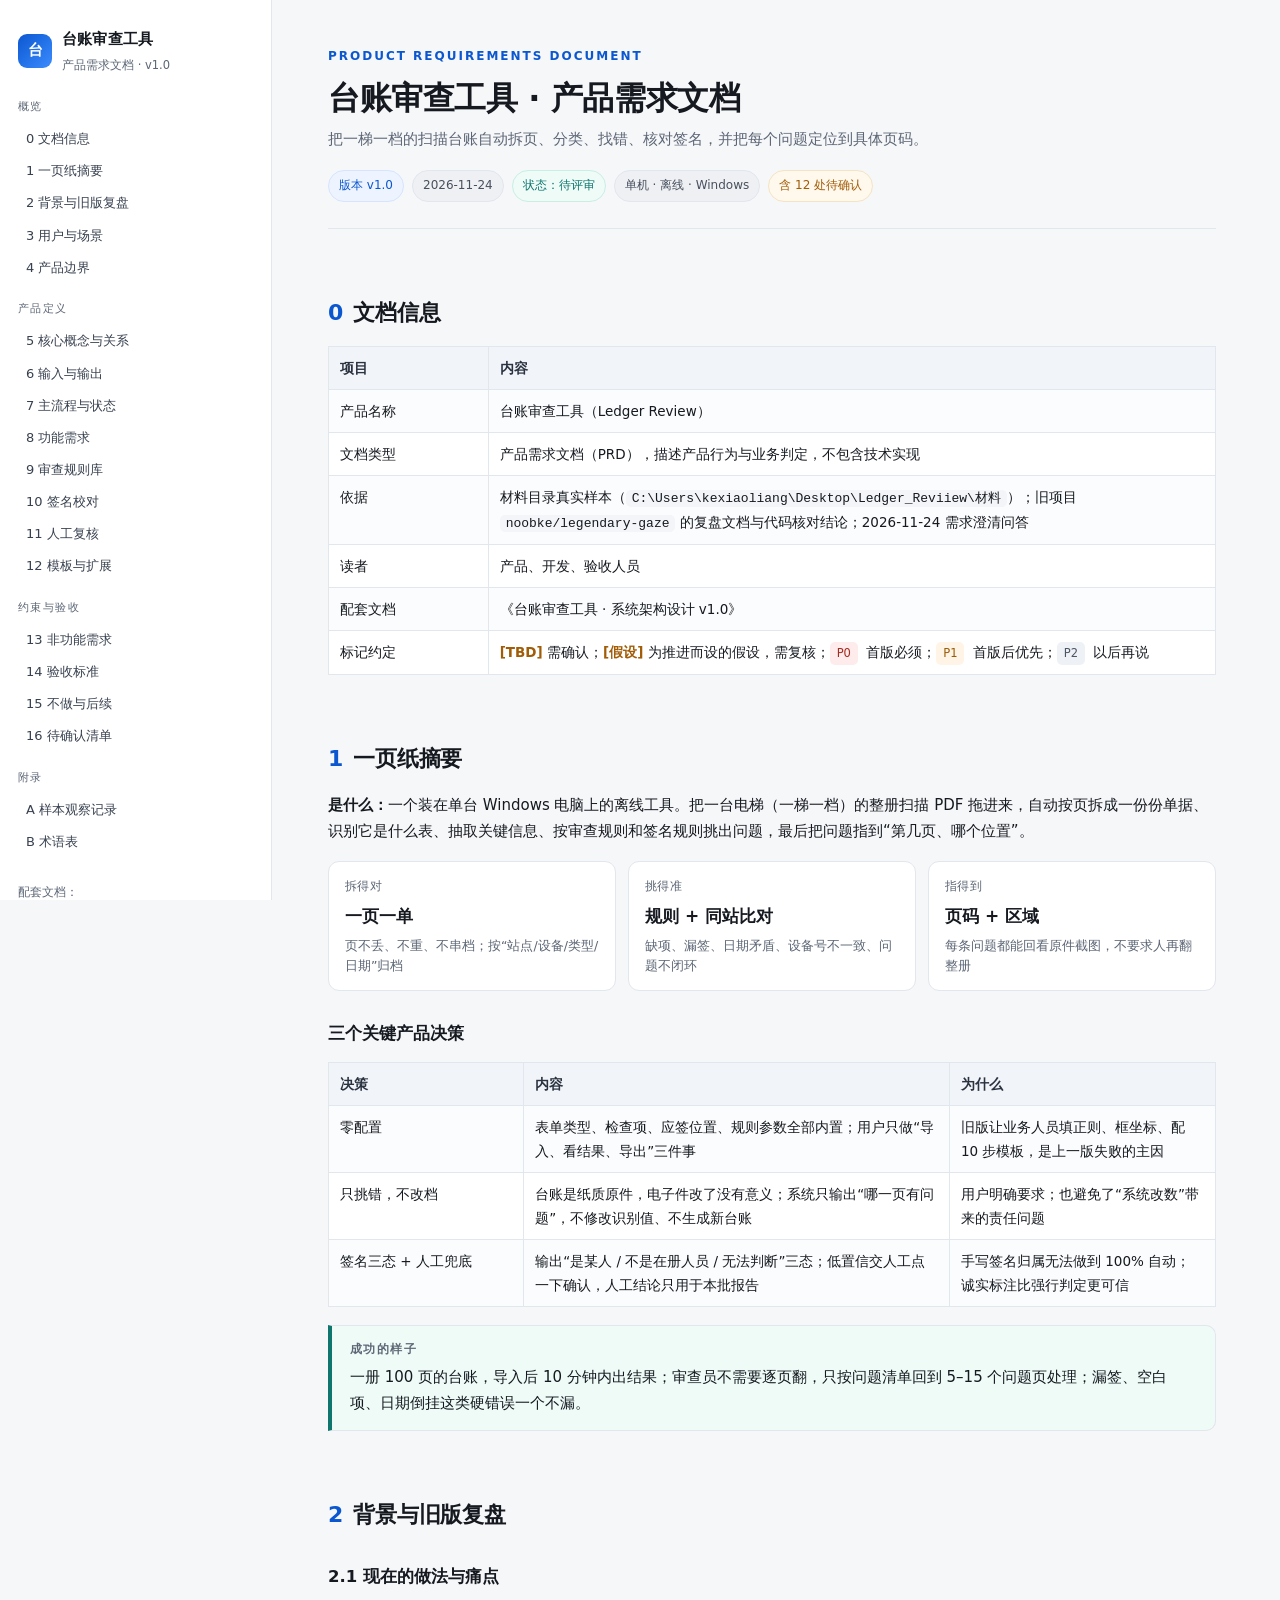
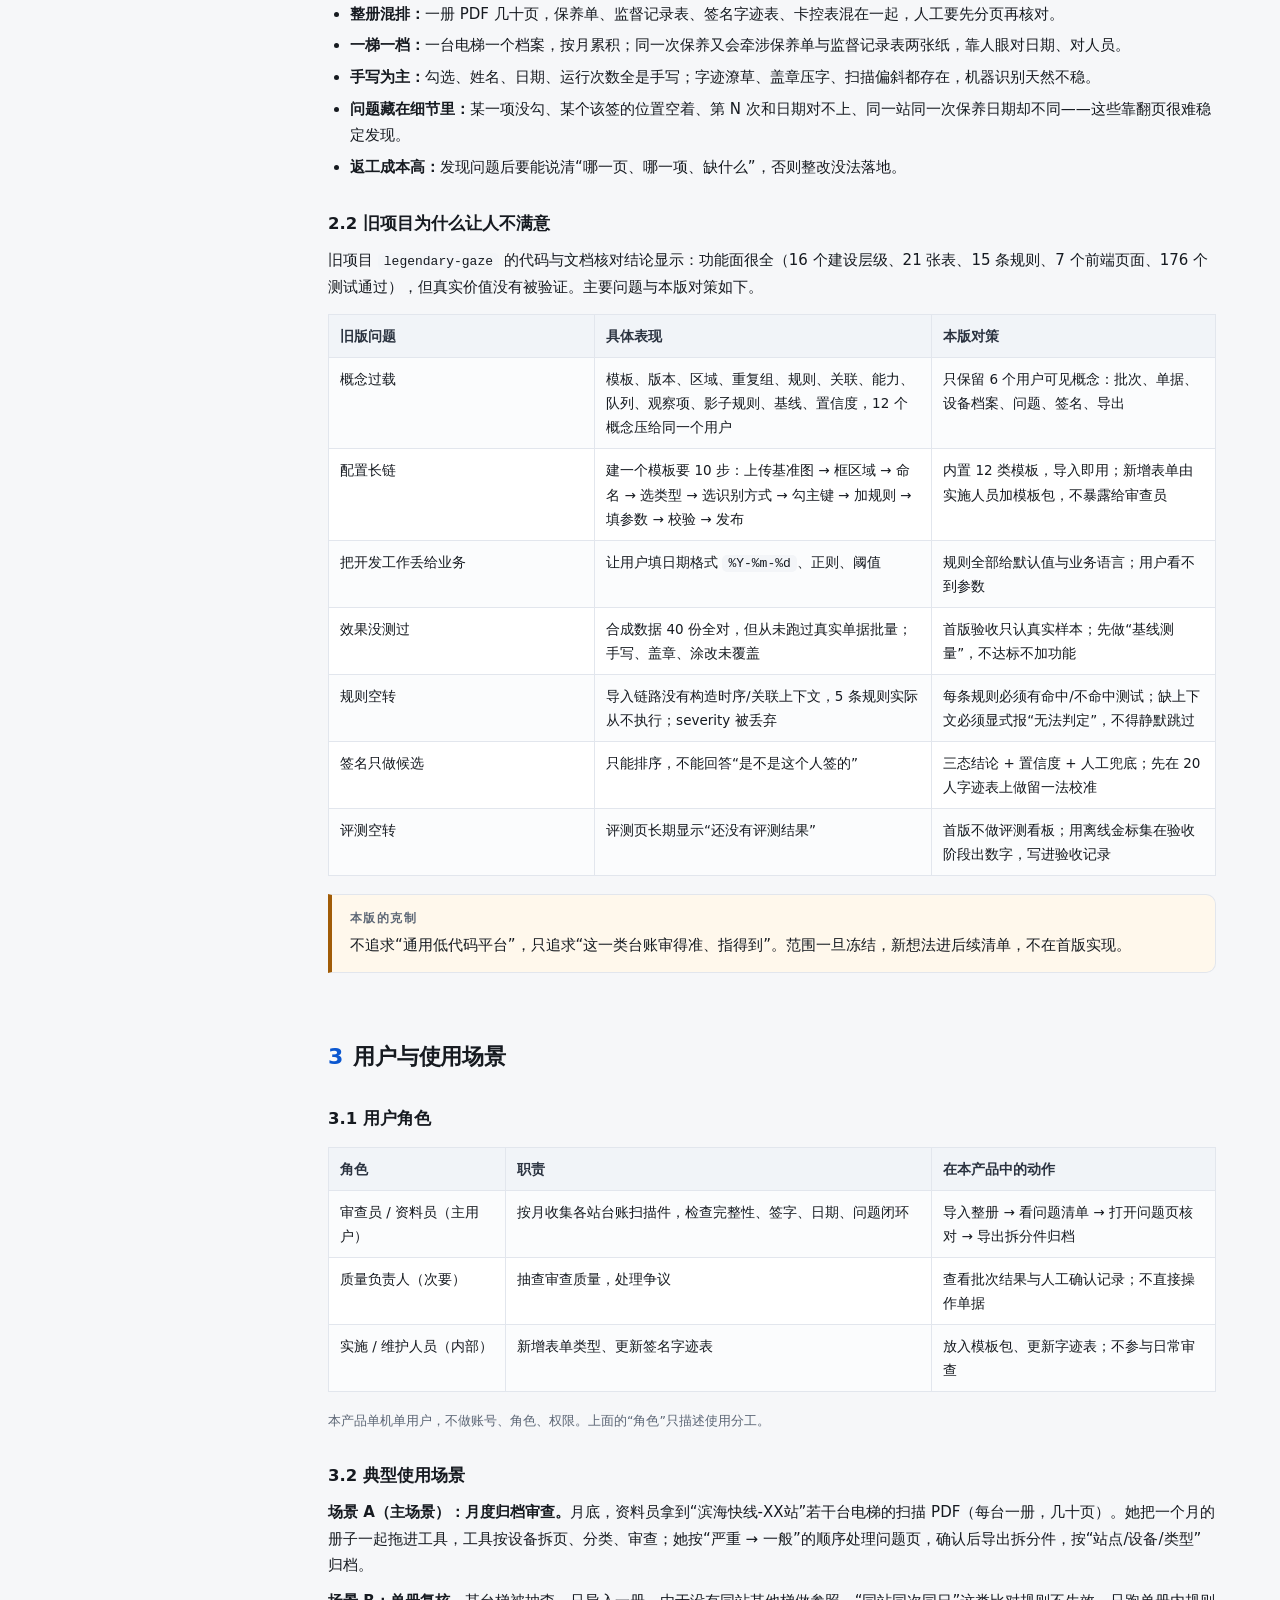
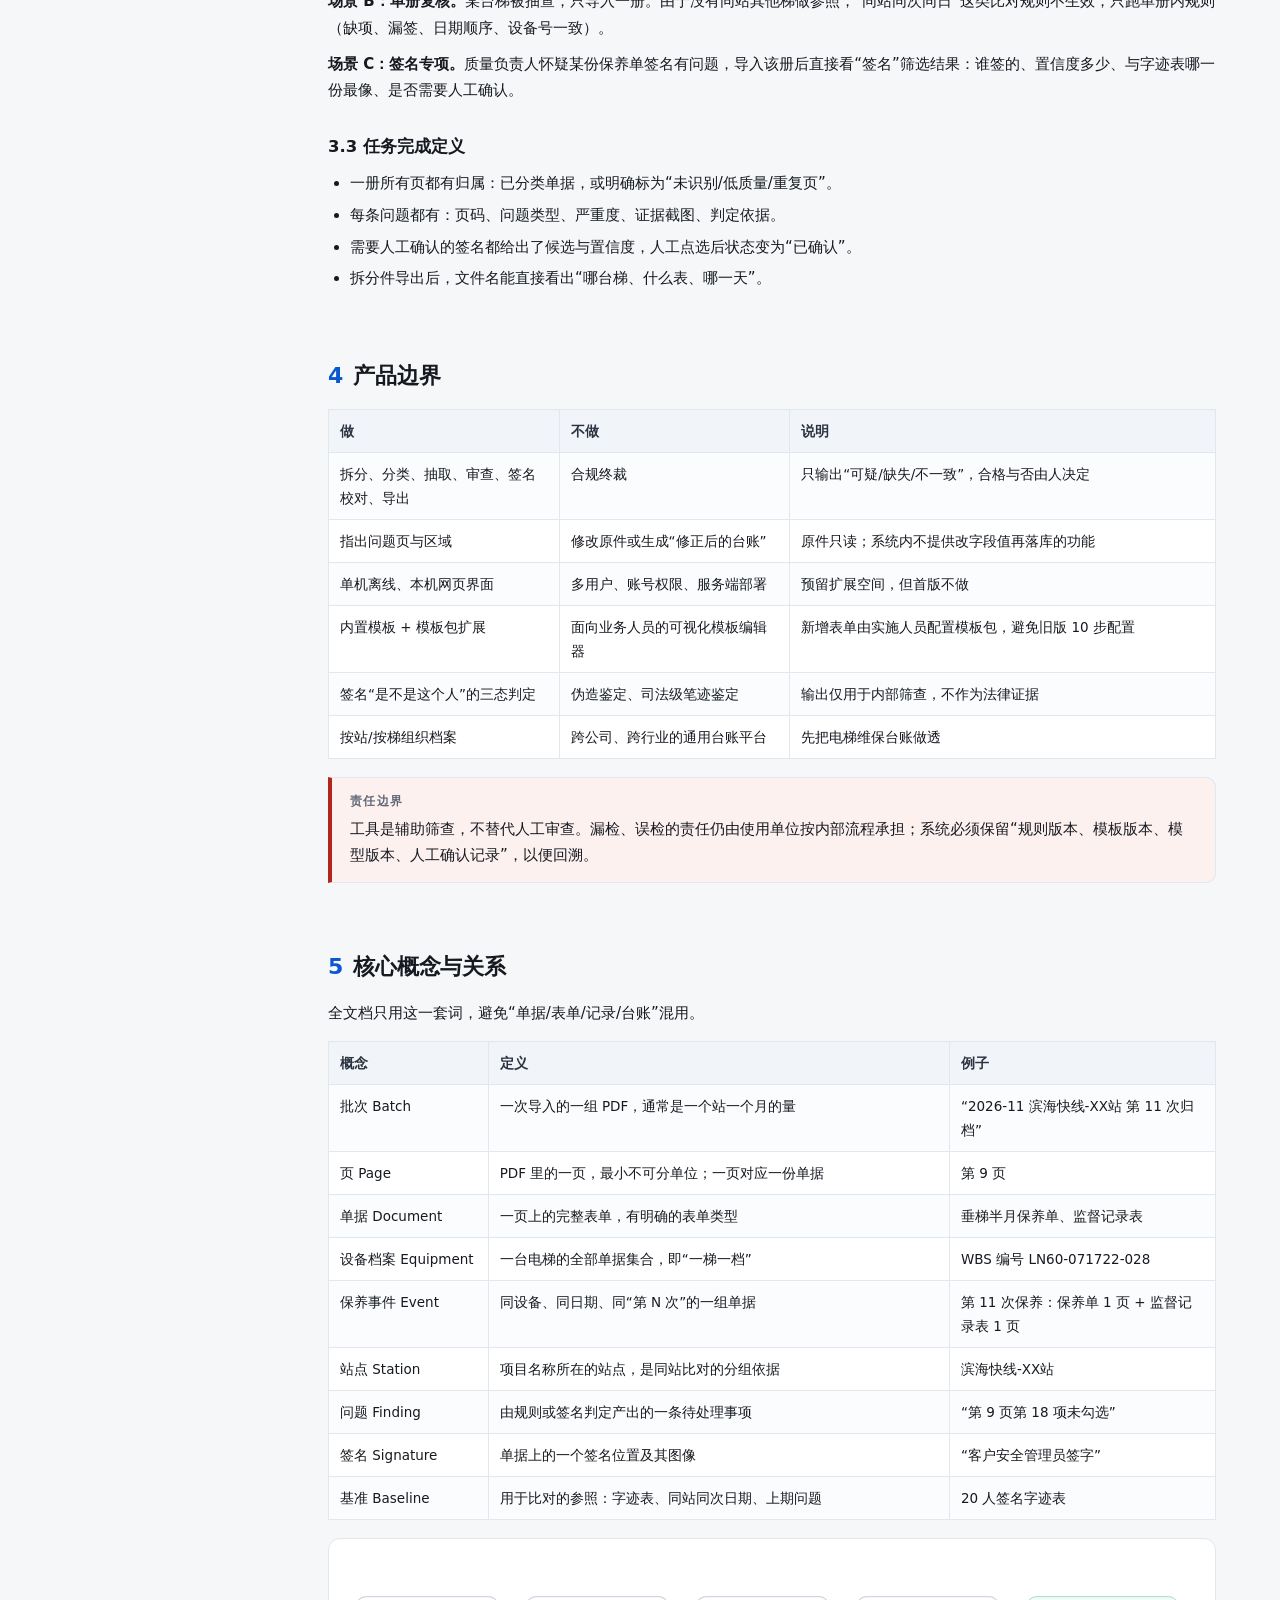
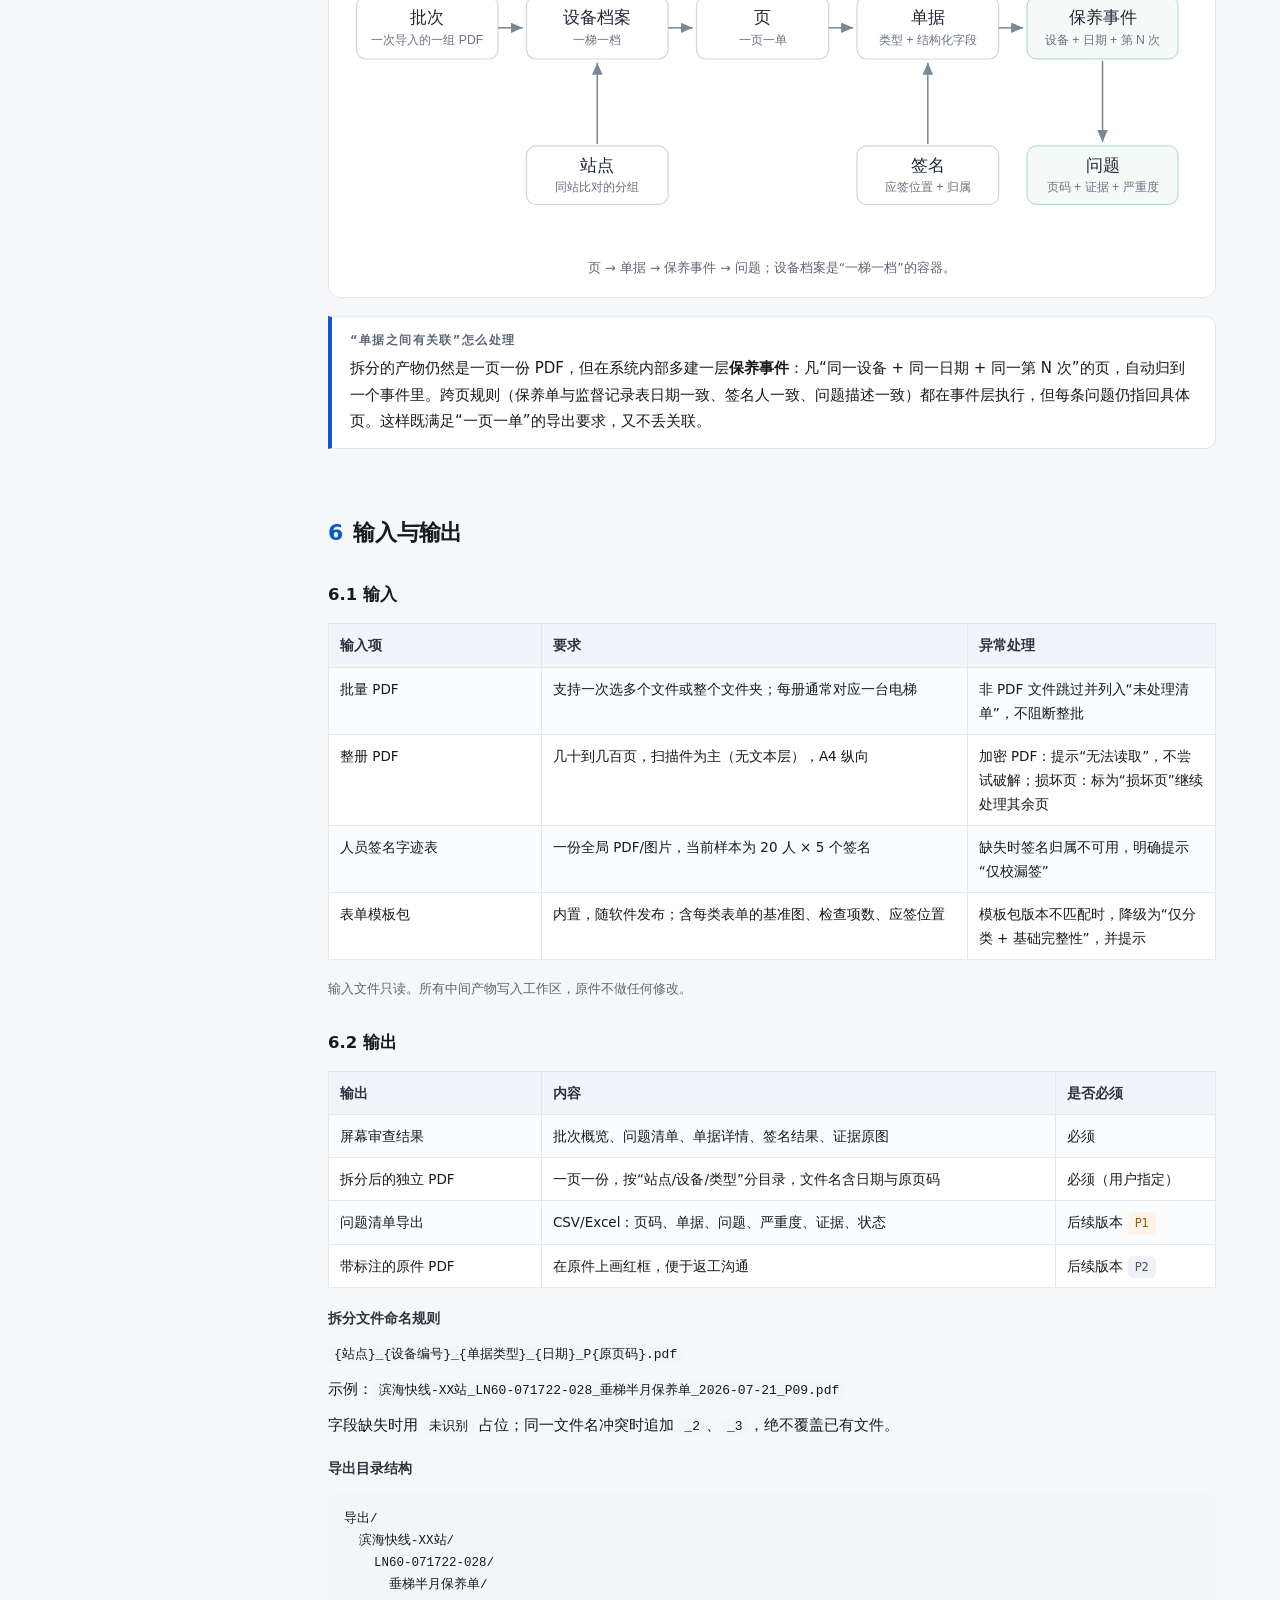
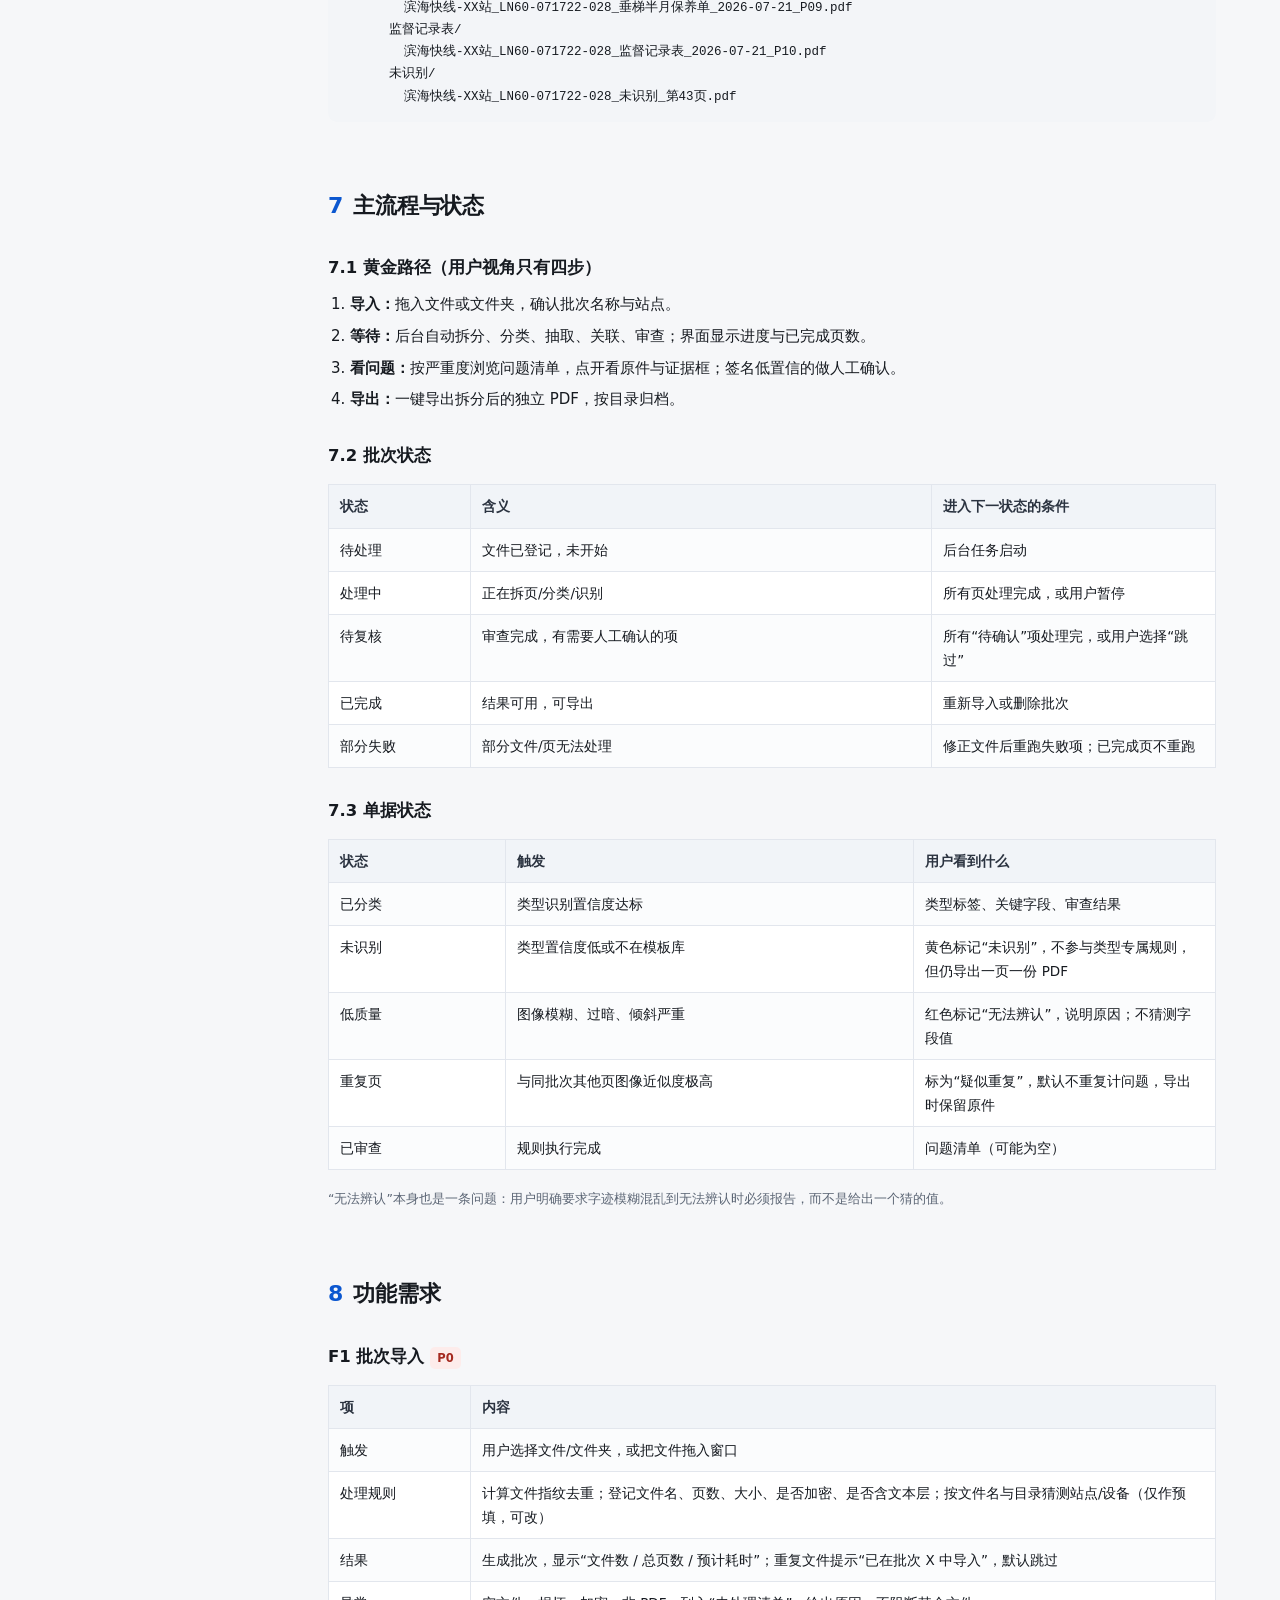
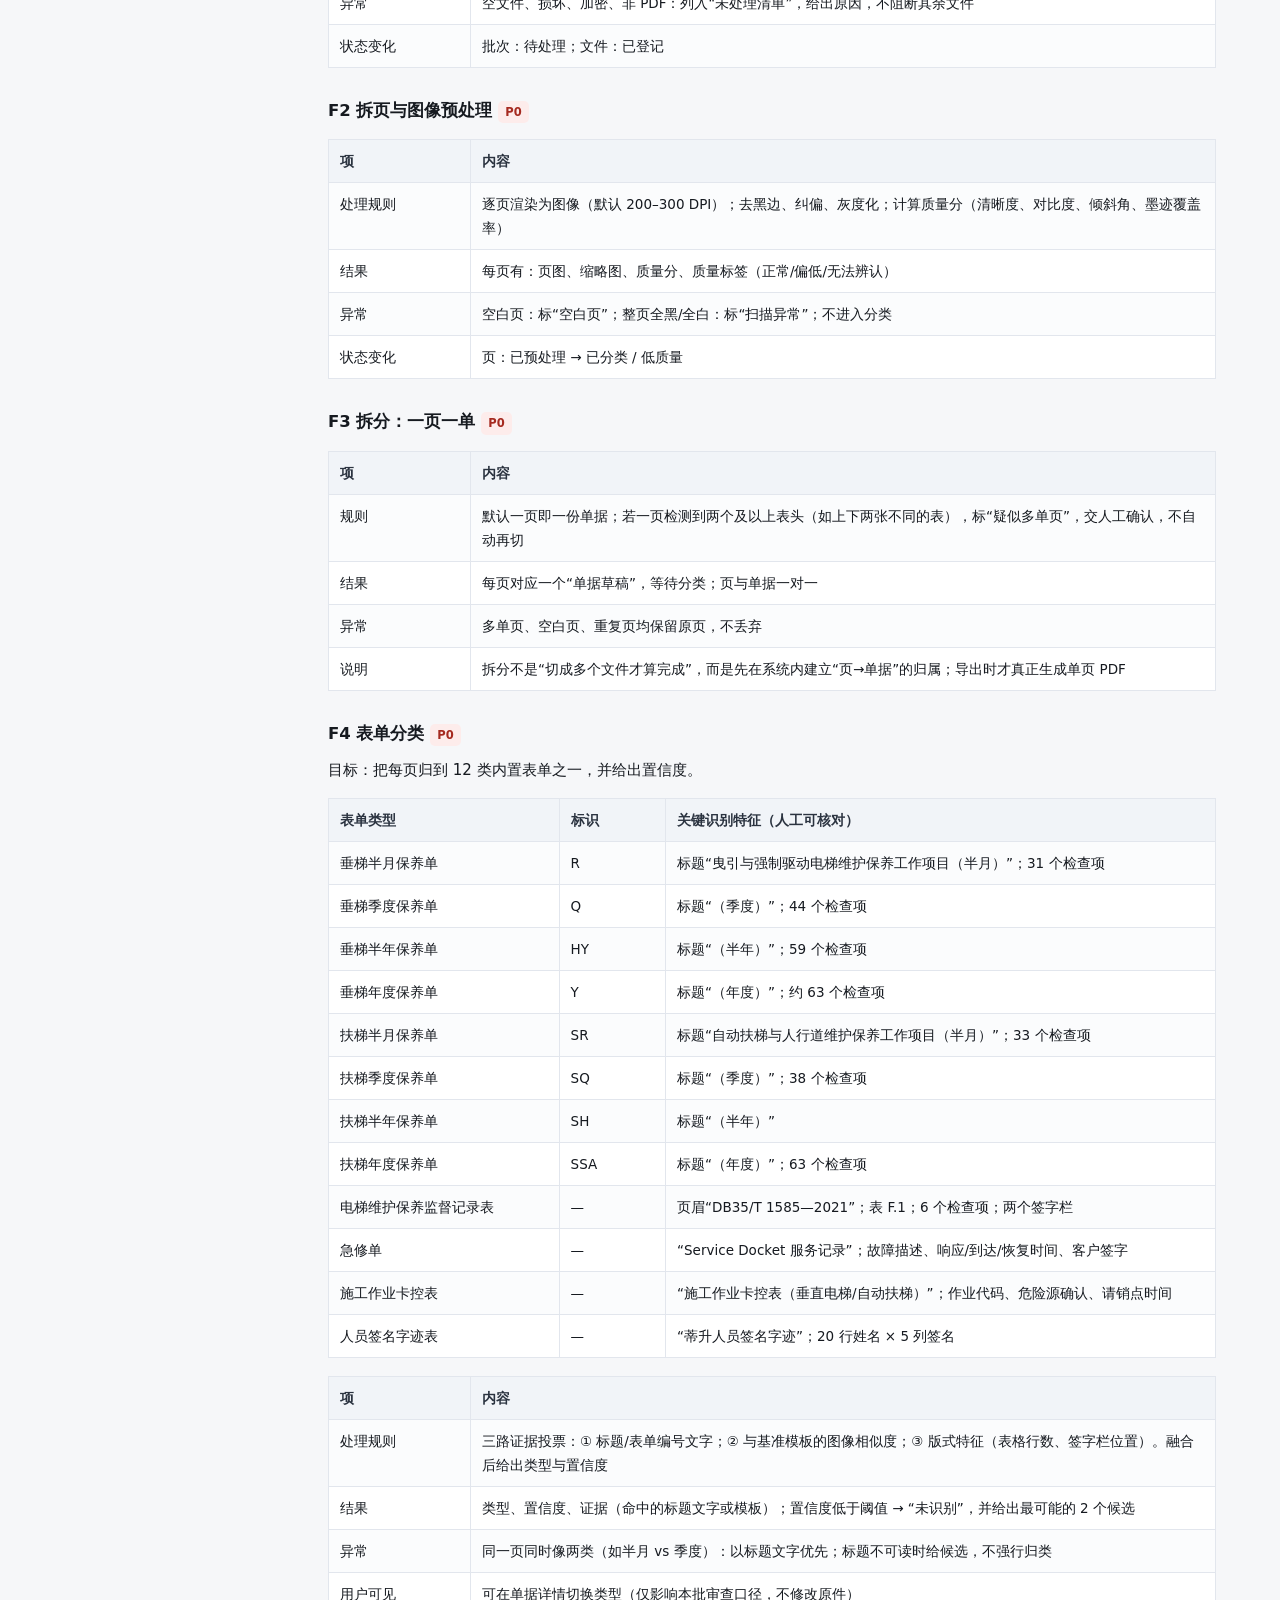
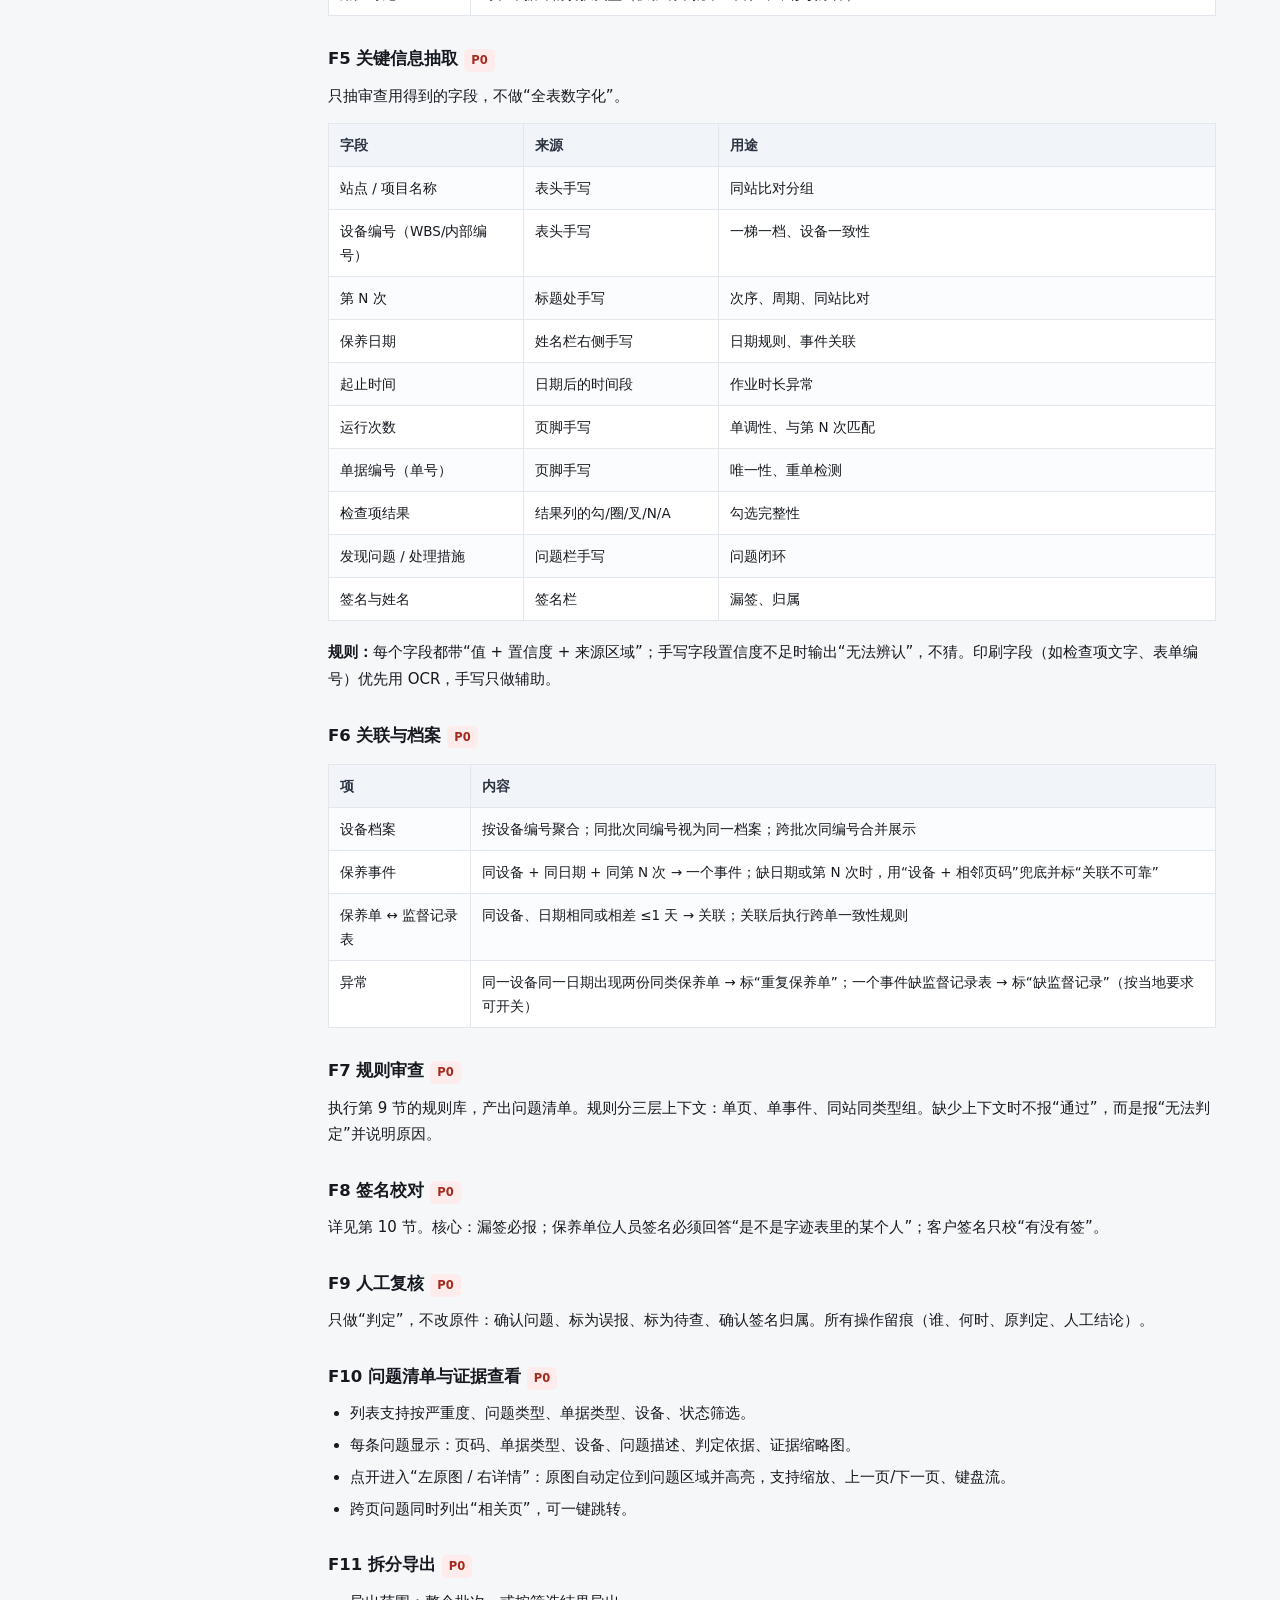
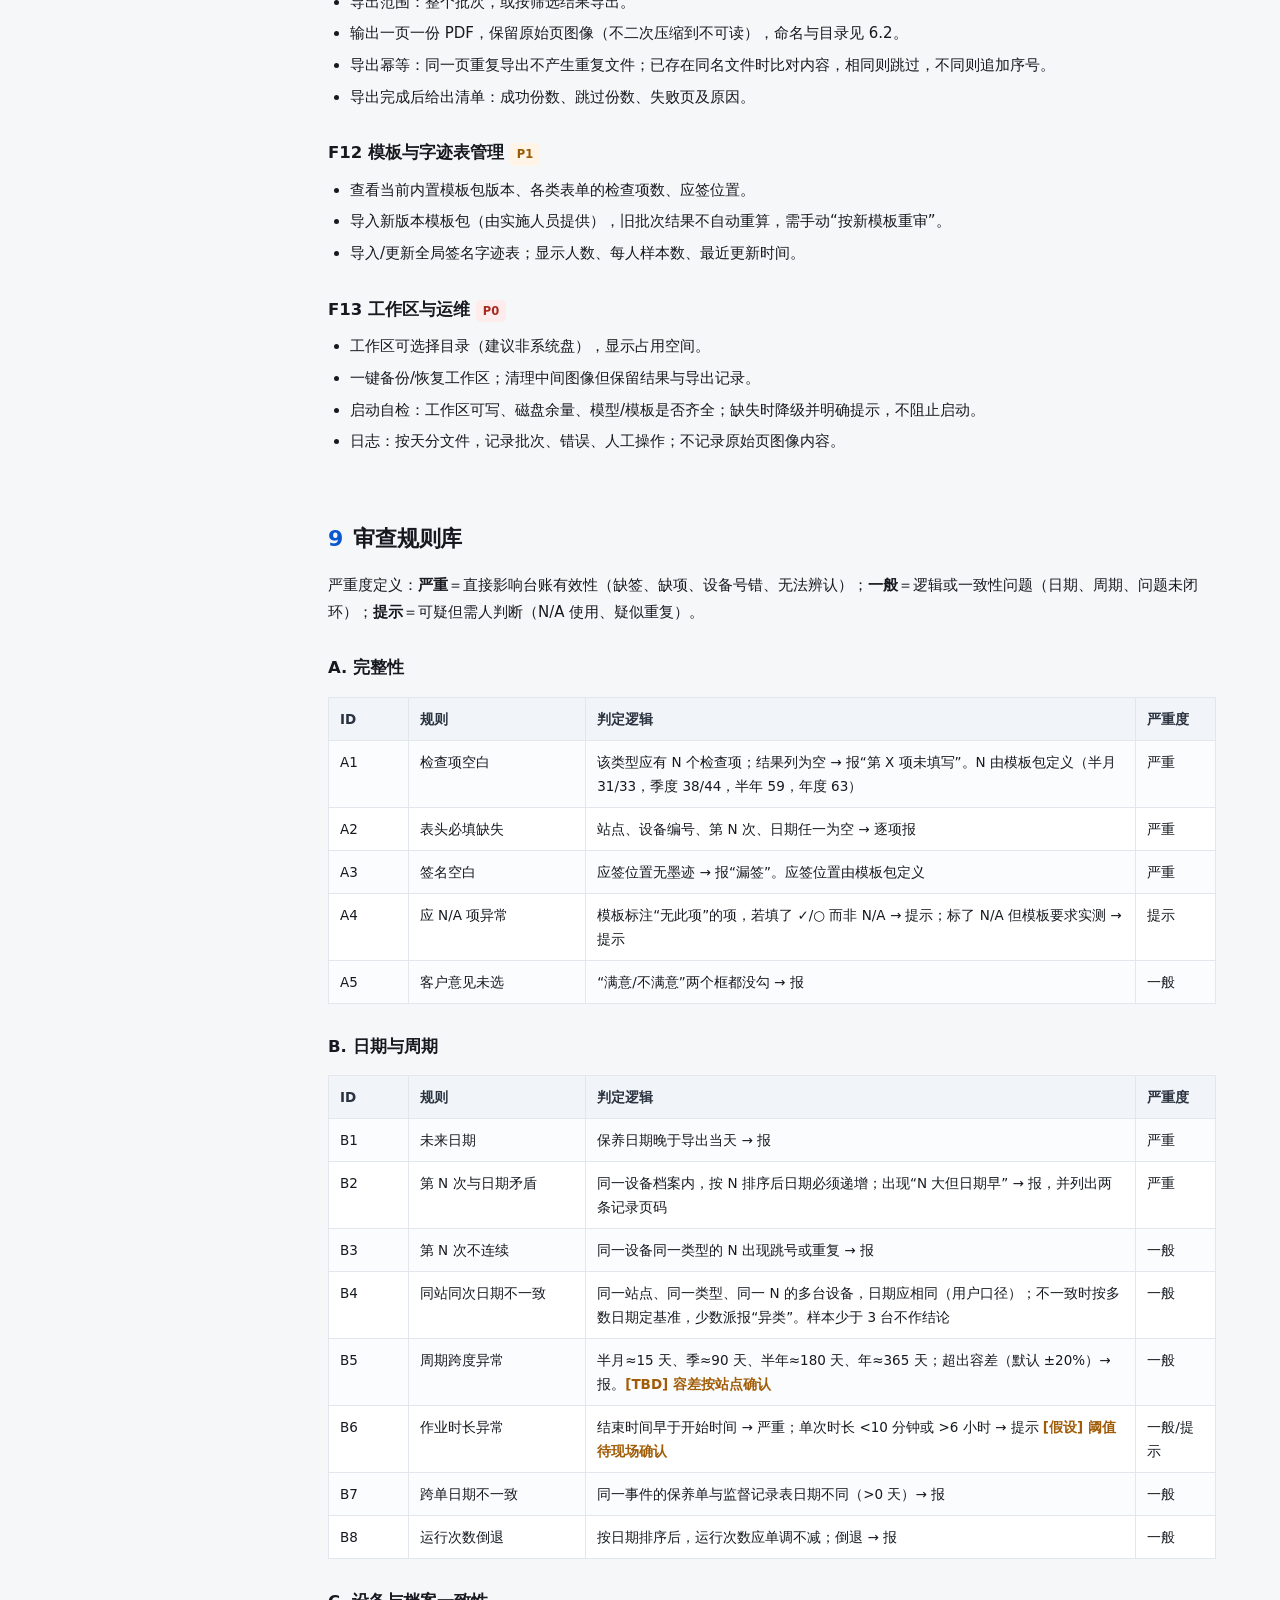
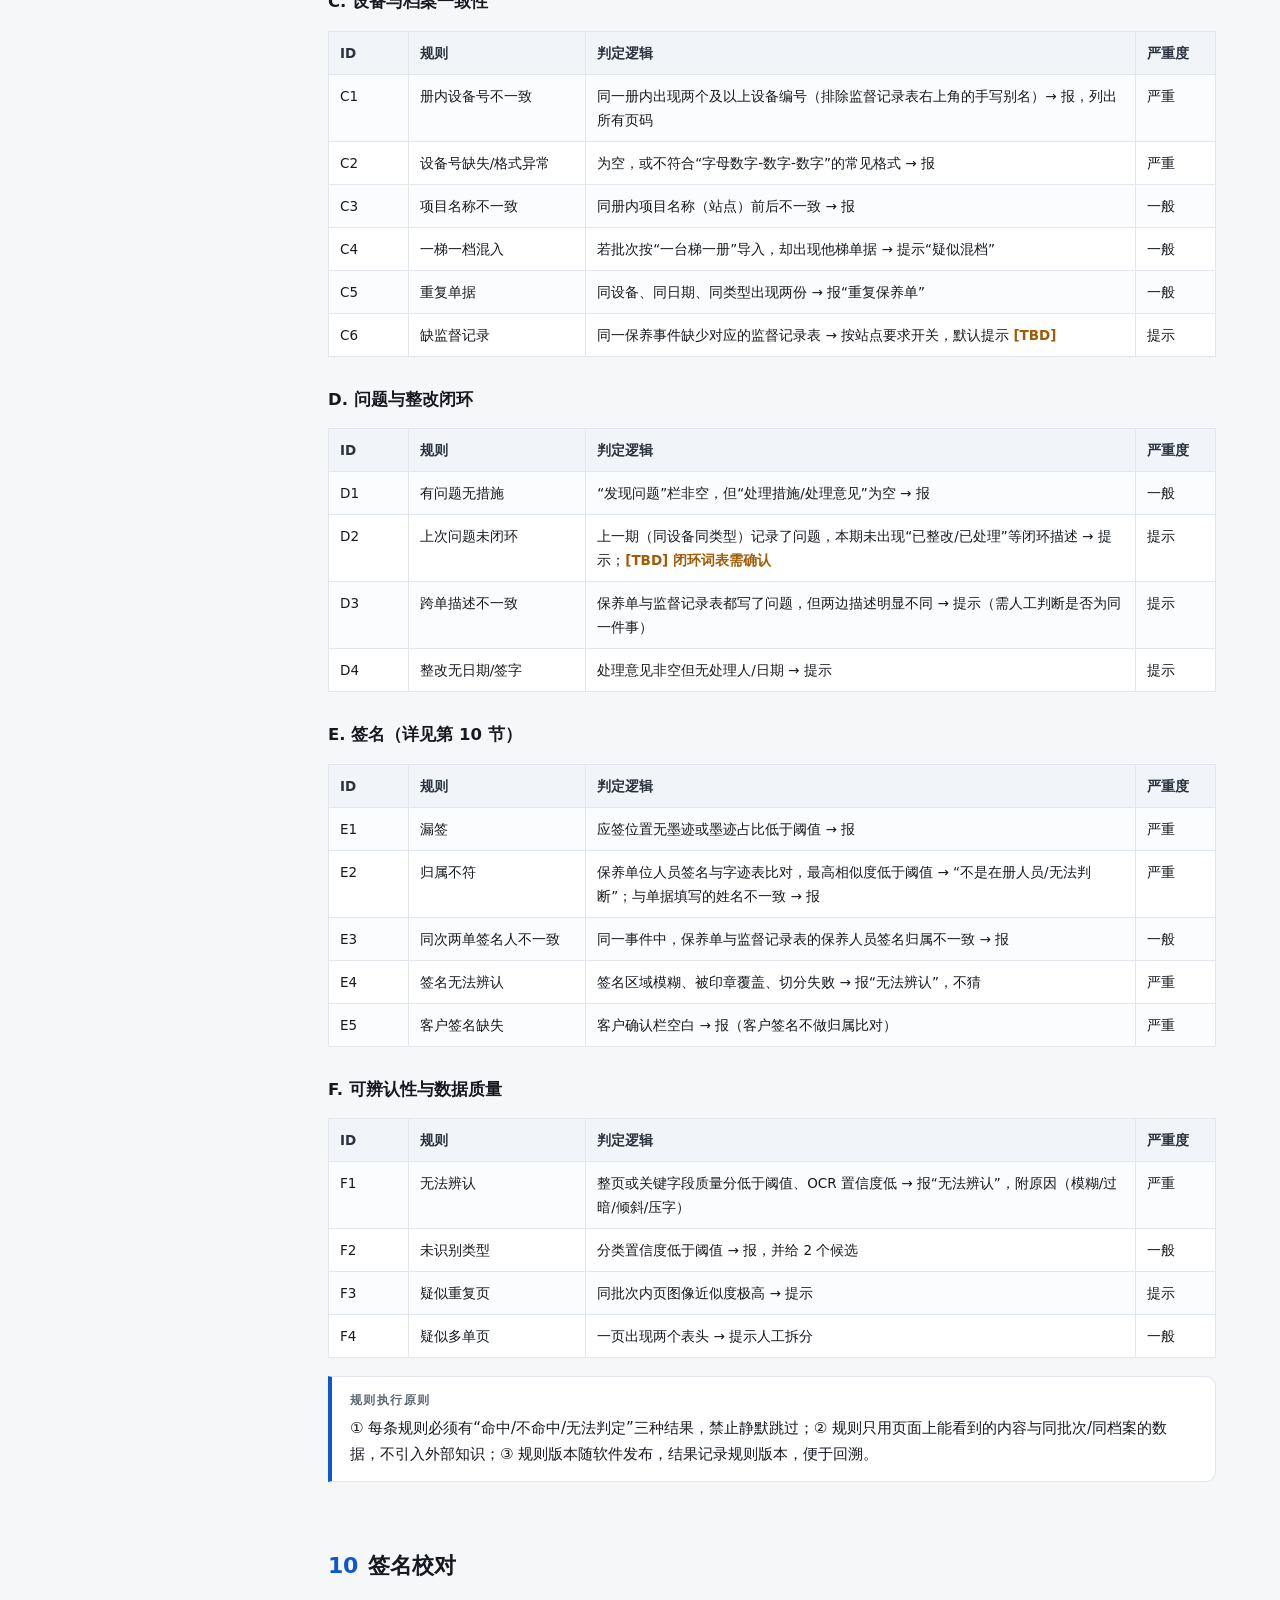
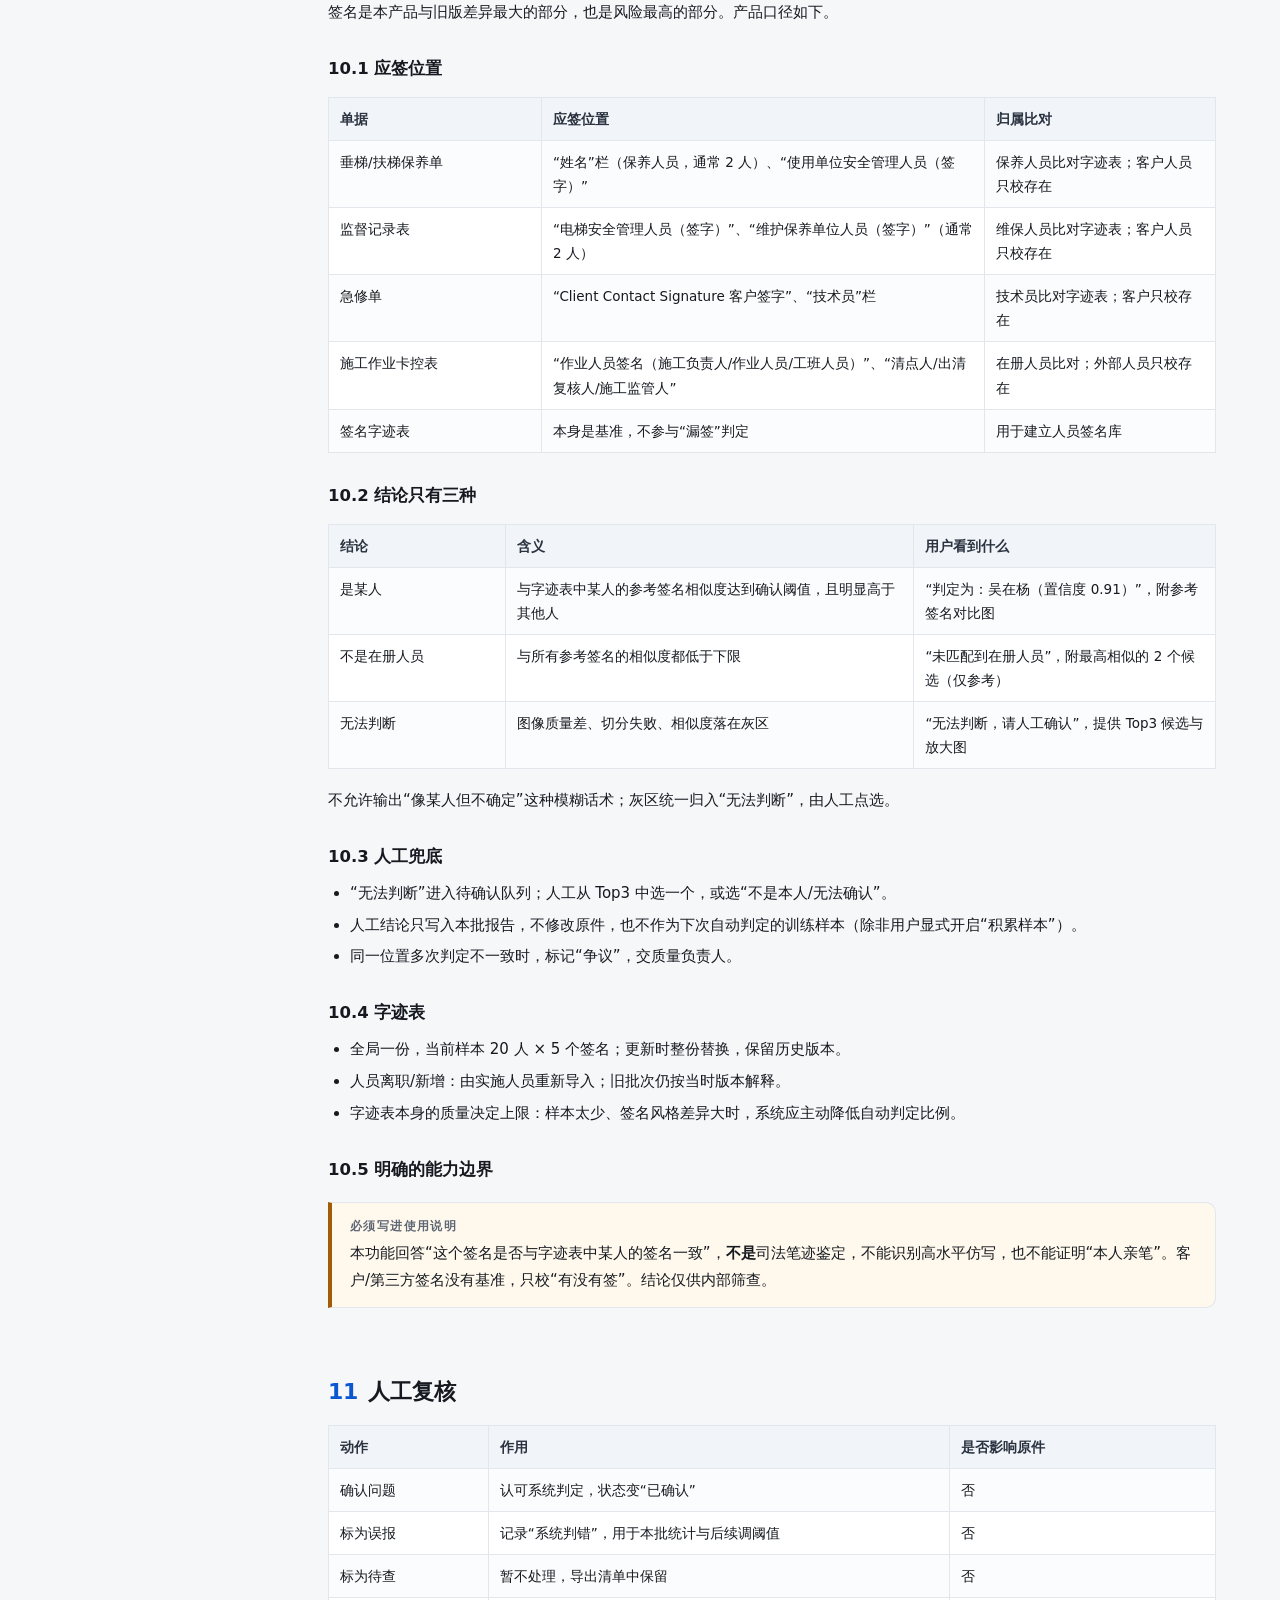
<file: docs/01-需求规格说明书-PRD.html>
<!DOCTYPE html>
<html lang="zh-CN">
<head>
<meta charset="UTF-8">
<meta name="viewport" content="width=device-width, initial-scale=1.0">
<title>台账审查工具 · 产品需求文档 v1.0</title>
<style>
  :root{
    --bg:#f6f7f9; --panel:#ffffff; --ink:#161a20; --muted:#5c6675;
    --line:#e2e6ed; --brand:#0b57d0; --brand-soft:#eef4ff;
    --ok:#0f766e; --ok-soft:#eefbf7; --warn:#a15c07; --warn-soft:#fff8ec;
    --danger:#b3261e; --danger-soft:#fdf1f0; --code:#f3f5f8;
  }
  *{box-sizing:border-box;}
  html{scroll-behavior:smooth;}
  body{
    margin:0; background:var(--bg); color:var(--ink); line-height:1.78;
    font-family:"Segoe UI","Microsoft YaHei","Noto Sans SC","PingFang SC",system-ui,sans-serif;
    font-size:15px;
  }
  .layout{display:grid; grid-template-columns:272px minmax(0,1fr);}
  aside{
    position:sticky; top:0; height:100vh; overflow:auto; background:var(--panel);
    border-right:1px solid var(--line); padding:26px 18px 40px;
  }
  .brand{display:flex; gap:10px; align-items:center; margin-bottom:6px;}
  .brand-mark{
    width:34px;height:34px;border-radius:9px;background:linear-gradient(135deg,#0b57d0,#3b8cff);
    display:flex;align-items:center;justify-content:center;color:#fff;font-weight:700;font-size:15px;
  }
  .brand-name{font-weight:700;font-size:15px;letter-spacing:.2px;}
  .brand-sub{font-size:11.5px;color:var(--muted);margin-top:2px;}
  nav{margin-top:22px;font-size:13px;}
  nav .group{color:var(--muted);font-size:11px;letter-spacing:1.4px;margin:16px 0 6px;text-transform:uppercase;}
  nav a{display:block;color:#38414f;text-decoration:none;padding:4.5px 8px;border-radius:6px;}
  nav a:hover{background:var(--brand-soft);color:var(--brand);}
  main{padding:46px 56px 110px;max-width:1000px;}
  .doc-head{border-bottom:1px solid var(--line);padding-bottom:26px;margin-bottom:10px;}
  .eyebrow{font-size:12px;letter-spacing:2px;color:var(--brand);font-weight:600;text-transform:uppercase;}
  h1{font-size:32px;line-height:1.32;margin:10px 0 6px;letter-spacing:-.4px;}
  .subtitle{color:var(--muted);font-size:15px;margin:0;}
  .meta{display:flex;flex-wrap:wrap;gap:8px;margin-top:18px;}
  .chip{font-size:12px;padding:4px 10px;border-radius:999px;background:#eef0f4;color:#48505d;border:1px solid var(--line);}
  .chip.b{background:var(--brand-soft);color:var(--brand);border-color:#d6e4ff;}
  .chip.g{background:var(--ok-soft);color:var(--ok);border-color:#c9efe4;}
  .chip.w{background:var(--warn-soft);color:var(--warn);border-color:#f5e3c4;}
  h2{font-size:22px;margin:56px 0 14px;padding-top:8px;letter-spacing:-.2px;}
  h2 .num{color:var(--brand);font-weight:700;margin-right:10px;font-variant-numeric:tabular-nums;}
  h3{font-size:16.5px;margin:28px 0 8px;}
  h4{font-size:14px;margin:18px 0 6px;color:#2c3440;}
  p{margin:9px 0;}
  ul,ol{margin:9px 0;padding-left:22px;}
  li{margin:5px 0;}
  strong{font-weight:650;}
  code{background:var(--code);padding:1px 6px;border-radius:5px;font-size:13px;font-family:Consolas,"SFMono-Regular",monospace;}
  table{width:100%;border-collapse:collapse;margin:14px 0 18px;font-size:13.5px;background:var(--panel);}
  th,td{border:1px solid var(--line);padding:9px 11px;vertical-align:top;text-align:left;}
  th{background:#f1f4f8;font-weight:650;color:#2b3340;white-space:nowrap;}
  tr:nth-child(even) td{background:#fbfcfd;}
  .callout{border-left:4px solid var(--brand);background:var(--panel);padding:13px 18px;border-radius:0 10px 10px 0;margin:18px 0;border-top:1px solid var(--line);border-right:1px solid var(--line);border-bottom:1px solid var(--line);}
  .callout.ok{border-left-color:var(--ok);background:var(--ok-soft);}
  .callout.warn{border-left-color:var(--warn);background:var(--warn-soft);}
  .callout.danger{border-left-color:var(--danger);background:var(--danger-soft);}
  .callout .label{font-size:11.5px;letter-spacing:1.4px;font-weight:700;color:var(--muted);display:block;margin-bottom:4px;text-transform:uppercase;}
  .cards{display:grid;grid-template-columns:repeat(auto-fit,minmax(220px,1fr));gap:12px;margin:16px 0;}
  .card{background:var(--panel);border:1px solid var(--line);border-radius:11px;padding:14px 16px;}
  .card .k{font-size:12px;color:var(--muted);letter-spacing:.4px;}
  .card .v{font-size:17px;font-weight:700;margin-top:4px;}
  .card .d{font-size:12.5px;color:var(--muted);margin-top:4px;line-height:1.6;}
  .toc-note{font-size:12px;color:var(--muted);}
  .tag{display:inline-block;font-size:11.5px;padding:1px 7px;border-radius:5px;background:#eef0f4;color:#4a5260;margin-right:4px;}
  .tag.p0{background:#fdeceb;color:#a52a20;}
  .tag.p1{background:#fff4e5;color:#9a5b06;}
  .tag.p2{background:#eef2f7;color:#4b5563;}
  .tag.need{background:#eaf3ff;color:#0b57d0;}
  .tbd{color:var(--warn);font-weight:600;}
  .figure{background:var(--panel);border:1px solid var(--line);border-radius:12px;padding:18px;margin:18px 0;}
  .figure figcaption{font-size:12.5px;color:var(--muted);margin-top:8px;text-align:center;}
  hr{border:none;border-top:1px solid var(--line);margin:34px 0;}
  .small{font-size:12.5px;color:var(--muted);}
  .kbd{display:inline-block;border:1px solid #c9cfd8;border-bottom-width:2px;border-radius:5px;padding:0 6px;font-size:12px;background:#fff;}
  @media (max-width:920px){
    .layout{display:block;}
    aside{position:static;height:auto;border-right:none;border-bottom:1px solid var(--line);}
    nav{display:grid;grid-template-columns:1fr 1fr;gap:2px;}
    main{padding:28px 20px 80px;}
    h1{font-size:26px;}
  }
  @media print{
    body{background:#fff;font-size:11.5pt;}
    aside{display:none;}
    .layout{display:block;}
    main{max-width:none;padding:0;}
    h2{page-break-after:avoid;margin-top:28px;}
    table,.callout,.figure{page-break-inside:avoid;}
  }
</style>
</head>
<body>
<div class="layout">
<aside>
  <div class="brand">
    <div class="brand-mark">台</div>
    <div>
      <div class="brand-name">台账审查工具</div>
      <div class="brand-sub">产品需求文档 · v1.0</div>
    </div>
  </div>
  <nav>
    <div class="group">概览</div>
    <a href="#s0">0 文档信息</a>
    <a href="#s1">1 一页纸摘要</a>
    <a href="#s2">2 背景与旧版复盘</a>
    <a href="#s3">3 用户与场景</a>
    <a href="#s4">4 产品边界</a>
    <div class="group">产品定义</div>
    <a href="#s5">5 核心概念与关系</a>
    <a href="#s6">6 输入与输出</a>
    <a href="#s7">7 主流程与状态</a>
    <a href="#s8">8 功能需求</a>
    <a href="#s9">9 审查规则库</a>
    <a href="#s10">10 签名校对</a>
    <a href="#s11">11 人工复核</a>
    <a href="#s12">12 模板与扩展</a>
    <div class="group">约束与验收</div>
    <a href="#s13">13 非功能需求</a>
    <a href="#s14">14 验收标准</a>
    <a href="#s15">15 不做与后续</a>
    <a href="#s16">16 待确认清单</a>
    <div class="group">附录</div>
    <a href="#sa">A 样本观察记录</a>
    <a href="#sb">B 术语表</a>
  </nav>
  <p class="toc-note" style="margin-top:24px;">配套文档：<br>《02 系统架构设计》</p>
</aside>

<main>
  <header class="doc-head">
    <div class="eyebrow">Product Requirements Document</div>
    <h1>台账审查工具 · 产品需求文档</h1>
    <p class="subtitle">把一梯一档的扫描台账自动拆页、分类、找错、核对签名，并把每个问题定位到具体页码。</p>
    <div class="meta">
      <span class="chip b">版本 v1.0</span>
      <span class="chip">2026-11-24</span>
      <span class="chip g">状态：待评审</span>
      <span class="chip">单机 · 离线 · Windows</span>
      <span class="chip w">含 12 处待确认</span>
    </div>
  </header>

  <section id="s0">
    <h2><span class="num">0</span>文档信息</h2>
    <table>
      <tr><th style="width:18%">项目</th><th>内容</th></tr>
      <tr><td>产品名称</td><td>台账审查工具（Ledger Review）</td></tr>
      <tr><td>文档类型</td><td>产品需求文档（PRD），描述产品行为与业务判定，不包含技术实现</td></tr>
      <tr><td>依据</td><td>材料目录真实样本（<code>C:\Users\kexiaoliang\Desktop\Ledger_Reviiew\材料</code>）；旧项目 <code>noobke/legendary-gaze</code> 的复盘文档与代码核对结论；2026-11-24 需求澄清问答</td></tr>
      <tr><td>读者</td><td>产品、开发、验收人员</td></tr>
      <tr><td>配套文档</td><td>《台账审查工具 · 系统架构设计 v1.0》</td></tr>
      <tr><td>标记约定</td><td><span class="tbd">[TBD]</span> 需确认；<span class="tbd">[假设]</span> 为推进而设的假设，需复核；<span class="tag p0">P0</span> 首版必须；<span class="tag p1">P1</span> 首版后优先；<span class="tag p2">P2</span> 以后再说</td></tr>
    </table>
  </section>

  <section id="s1">
    <h2><span class="num">1</span>一页纸摘要</h2>
    <p><strong>是什么：</strong>一个装在单台 Windows 电脑上的离线工具。把一台电梯（一梯一档）的整册扫描 PDF 拖进来，自动按页拆成一份份单据、识别它是什么表、抽取关键信息、按审查规则和签名规则挑出问题，最后把问题指到“第几页、哪个位置”。</p>
    <div class="cards">
      <div class="card"><div class="k">拆得对</div><div class="v">一页一单</div><div class="d">页不丢、不重、不串档；按“站点/设备/类型/日期”归档</div></div>
      <div class="card"><div class="k">挑得准</div><div class="v">规则 + 同站比对</div><div class="d">缺项、漏签、日期矛盾、设备号不一致、问题不闭环</div></div>
      <div class="card"><div class="k">指得到</div><div class="v">页码 + 区域</div><div class="d">每条问题都能回看原件截图，不要求人再翻整册</div></div>
    </div>
    <h3>三个关键产品决策</h3>
    <table>
      <tr><th style="width:22%">决策</th><th>内容</th><th style="width:30%">为什么</th></tr>
      <tr><td>零配置</td><td>表单类型、检查项、应签位置、规则参数全部内置；用户只做“导入、看结果、导出”三件事</td><td>旧版让业务人员填正则、框坐标、配 10 步模板，是上一版失败的主因</td></tr>
      <tr><td>只挑错，不改档</td><td>台账是纸质原件，电子件改了没有意义；系统只输出“哪一页有问题”，不修改识别值、不生成新台账</td><td>用户明确要求；也避免了“系统改数”带来的责任问题</td></tr>
      <tr><td>签名三态 + 人工兜底</td><td>输出“是某人 / 不是在册人员 / 无法判断”三态；低置信交人工点一下确认，人工结论只用于本批报告</td><td>手写签名归属无法做到 100% 自动；诚实标注比强行判定更可信</td></tr>
    </table>
    <div class="callout ok">
      <span class="label">成功的样子</span>
      一册 100 页的台账，导入后 10 分钟内出结果；审查员不需要逐页翻，只按问题清单回到 5–15 个问题页处理；漏签、空白项、日期倒挂这类硬错误一个不漏。
    </div>
  </section>

  <section id="s2">
    <h2><span class="num">2</span>背景与旧版复盘</h2>
    <h3>2.1 现在的做法与痛点</h3>
    <ul>
      <li><strong>整册混排：</strong>一册 PDF 几十页，保养单、监督记录表、签名字迹表、卡控表混在一起，人工要先分页再核对。</li>
      <li><strong>一梯一档：</strong>一台电梯一个档案，按月累积；同一次保养又会牵涉保养单与监督记录表两张纸，靠人眼对日期、对人员。</li>
      <li><strong>手写为主：</strong>勾选、姓名、日期、运行次数全是手写；字迹潦草、盖章压字、扫描偏斜都存在，机器识别天然不稳。</li>
      <li><strong>问题藏在细节里：</strong>某一项没勾、某个该签的位置空着、第 N 次和日期对不上、同一站同一次保养日期却不同——这些靠翻页很难稳定发现。</li>
      <li><strong>返工成本高：</strong>发现问题后要能说清“哪一页、哪一项、缺什么”，否则整改没法落地。</li>
    </ul>

    <h3>2.2 旧项目为什么让人不满意</h3>
    <p>旧项目 <code>legendary-gaze</code> 的代码与文档核对结论显示：功能面很全（16 个建设层级、21 张表、15 条规则、7 个前端页面、176 个测试通过），但真实价值没有被验证。主要问题与本版对策如下。</p>
    <table>
      <tr><th style="width:30%">旧版问题</th><th>具体表现</th><th style="width:32%">本版对策</th></tr>
      <tr><td>概念过载</td><td>模板、版本、区域、重复组、规则、关联、能力、队列、观察项、影子规则、基线、置信度，12 个概念压给同一个用户</td><td>只保留 6 个用户可见概念：批次、单据、设备档案、问题、签名、导出</td></tr>
      <tr><td>配置长链</td><td>建一个模板要 10 步：上传基准图 → 框区域 → 命名 → 选类型 → 选识别方式 → 勾主键 → 加规则 → 填参数 → 校验 → 发布</td><td>内置 12 类模板，导入即用；新增表单由实施人员加模板包，不暴露给审查员</td></tr>
      <tr><td>把开发工作丢给业务</td><td>让用户填日期格式 <code>%Y-%m-%d</code>、正则、阈值</td><td>规则全部给默认值与业务语言；用户看不到参数</td></tr>
      <tr><td>效果没测过</td><td>合成数据 40 份全对，但从未跑过真实单据批量；手写、盖章、涂改未覆盖</td><td>首版验收只认真实样本；先做“基线测量”，不达标不加功能</td></tr>
      <tr><td>规则空转</td><td>导入链路没有构造时序/关联上下文，5 条规则实际从不执行；severity 被丢弃</td><td>每条规则必须有命中/不命中测试；缺上下文必须显式报“无法判定”，不得静默跳过</td></tr>
      <tr><td>签名只做候选</td><td>只能排序，不能回答“是不是这个人签的”</td><td>三态结论 + 置信度 + 人工兜底；先在 20 人字迹表上做留一法校准</td></tr>
      <tr><td>评测空转</td><td>评测页长期显示“还没有评测结果”</td><td>首版不做评测看板；用离线金标集在验收阶段出数字，写进验收记录</td></tr>
    </table>
    <div class="callout warn">
      <span class="label">本版的克制</span>
      不追求“通用低代码平台”，只追求“这一类台账审得准、指得到”。范围一旦冻结，新想法进后续清单，不在首版实现。
    </div>
  </section>

  <section id="s3">
    <h2><span class="num">3</span>用户与使用场景</h2>
    <h3>3.1 用户角色</h3>
    <table>
      <tr><th style="width:20%">角色</th><th>职责</th><th style="width:32%">在本产品中的动作</th></tr>
      <tr><td>审查员 / 资料员（主用户）</td><td>按月收集各站台账扫描件，检查完整性、签字、日期、问题闭环</td><td>导入整册 → 看问题清单 → 打开问题页核对 → 导出拆分件归档</td></tr>
      <tr><td>质量负责人（次要）</td><td>抽查审查质量，处理争议</td><td>查看批次结果与人工确认记录；不直接操作单据</td></tr>
      <tr><td>实施 / 维护人员（内部）</td><td>新增表单类型、更新签名字迹表</td><td>放入模板包、更新字迹表；不参与日常审查</td></tr>
    </table>
    <p class="small">本产品单机单用户，不做账号、角色、权限。上面的“角色”只描述使用分工。</p>

    <h3>3.2 典型使用场景</h3>
    <p><strong>场景 A（主场景）：月度归档审查。</strong>月底，资料员拿到“滨海快线-XX站”若干台电梯的扫描 PDF（每台一册，几十页）。她把一个月的册子一起拖进工具，工具按设备拆页、分类、审查；她按“严重 → 一般”的顺序处理问题页，确认后导出拆分件，按“站点/设备/类型”归档。</p>
    <p><strong>场景 B：单册复核。</strong>某台梯被抽查，只导入一册。由于没有同站其他梯做参照，“同站同次同日”这类比对规则不生效，只跑单册内规则（缺项、漏签、日期顺序、设备号一致）。</p>
    <p><strong>场景 C：签名专项。</strong>质量负责人怀疑某份保养单签名有问题，导入该册后直接看“签名”筛选结果：谁签的、置信度多少、与字迹表哪一份最像、是否需要人工确认。</p>

    <h3>3.3 任务完成定义</h3>
    <ul>
      <li>一册所有页都有归属：已分类单据，或明确标为“未识别/低质量/重复页”。</li>
      <li>每条问题都有：页码、问题类型、严重度、证据截图、判定依据。</li>
      <li>需要人工确认的签名都给出了候选与置信度，人工点选后状态变为“已确认”。</li>
      <li>拆分件导出后，文件名能直接看出“哪台梯、什么表、哪一天”。</li>
    </ul>
  </section>

  <section id="s4">
    <h2><span class="num">4</span>产品边界</h2>
    <table>
      <tr><th style="width:26%">做</th><th style="width:26%">不做</th><th>说明</th></tr>
      <tr><td>拆分、分类、抽取、审查、签名校对、导出</td><td>合规终裁</td><td>只输出“可疑/缺失/不一致”，合格与否由人决定</td></tr>
      <tr><td>指出问题页与区域</td><td>修改原件或生成“修正后的台账”</td><td>原件只读；系统内不提供改字段值再落库的功能</td></tr>
      <tr><td>单机离线、本机网页界面</td><td>多用户、账号权限、服务端部署</td><td>预留扩展空间，但首版不做</td></tr>
      <tr><td>内置模板 + 模板包扩展</td><td>面向业务人员的可视化模板编辑器</td><td>新增表单由实施人员配置模板包，避免旧版 10 步配置</td></tr>
      <tr><td>签名“是不是这个人”的三态判定</td><td>伪造鉴定、司法级笔迹鉴定</td><td>输出仅用于内部筛查，不作为法律证据</td></tr>
      <tr><td>按站/按梯组织档案</td><td>跨公司、跨行业的通用台账平台</td><td>先把电梯维保台账做透</td></tr>
    </table>
    <div class="callout danger">
      <span class="label">责任边界</span>
      工具是辅助筛查，不替代人工审查。漏检、误检的责任仍由使用单位按内部流程承担；系统必须保留“规则版本、模板版本、模型版本、人工确认记录”，以便回溯。
    </div>
  </section>

  <section id="s5">
    <h2><span class="num">5</span>核心概念与关系</h2>
    <p>全文档只用这一套词，避免“单据/表单/记录/台账”混用。</p>
    <table>
      <tr><th style="width:18%">概念</th><th>定义</th><th style="width:30%">例子</th></tr>
      <tr><td>批次 Batch</td><td>一次导入的一组 PDF，通常是一个站一个月的量</td><td>“2026-11 滨海快线-XX站 第 11 次归档”</td></tr>
      <tr><td>页 Page</td><td>PDF 里的一页，最小不可分单位；一页对应一份单据</td><td>第 9 页</td></tr>
      <tr><td>单据 Document</td><td>一页上的完整表单，有明确的表单类型</td><td>垂梯半月保养单、监督记录表</td></tr>
      <tr><td>设备档案 Equipment</td><td>一台电梯的全部单据集合，即“一梯一档”</td><td>WBS 编号 LN60-071722-028</td></tr>
      <tr><td>保养事件 Event</td><td>同设备、同日期、同“第 N 次”的一组单据</td><td>第 11 次保养：保养单 1 页 + 监督记录表 1 页</td></tr>
      <tr><td>站点 Station</td><td>项目名称所在的站点，是同站比对的分组依据</td><td>滨海快线-XX站</td></tr>
      <tr><td>问题 Finding</td><td>由规则或签名判定产出的一条待处理事项</td><td>“第 9 页第 18 项未勾选”</td></tr>
      <tr><td>签名 Signature</td><td>单据上的一个签名位置及其图像</td><td>“客户安全管理员签字”</td></tr>
      <tr><td>基准 Baseline</td><td>用于比对的参照：字迹表、同站同次日期、上期问题</td><td>20 人签名字迹表</td></tr>
    </table>

    <figure class="figure">
      <svg viewBox="0 0 900 300" width="100%" role="img" aria-label="概念关系图">
        <defs>
          <marker id="arr" markerWidth="10" markerHeight="10" refX="8" refY="3.5" orient="auto">
            <path d="M0,0 L0,7 L8,3.5 z" fill="#7b8794"/>
          </marker>
          <style>
            .bx{fill:#fff;stroke:#cfd6e0;stroke-width:1.3;}
            .hot{fill:#f3faf8;stroke:#9fd8cc;}
            .t{font:18px "Microsoft YaHei",sans-serif;fill:#1f2937;}
            .s{font:13px "Microsoft YaHei",sans-serif;fill:#6b7280;}
            .ln{stroke:#7b8794;stroke-width:1.6;fill:none;marker-end:url(#arr);}
          </style>
        </defs>

        <rect class="bx" x="10" y="42" width="150" height="66" rx="10"/>
        <text class="t" x="85" y="70" text-anchor="middle">批次</text>
        <text class="s" x="85" y="92" text-anchor="middle">一次导入的一组 PDF</text>

        <rect class="bx" x="190" y="42" width="150" height="66" rx="10"/>
        <text class="t" x="265" y="70" text-anchor="middle">设备档案</text>
        <text class="s" x="265" y="92" text-anchor="middle">一梯一档</text>

        <rect class="bx" x="370" y="42" width="140" height="66" rx="10"/>
        <text class="t" x="440" y="70" text-anchor="middle">页</text>
        <text class="s" x="440" y="92" text-anchor="middle">一页一单</text>

        <rect class="bx" x="540" y="42" width="150" height="66" rx="10"/>
        <text class="t" x="615" y="70" text-anchor="middle">单据</text>
        <text class="s" x="615" y="92" text-anchor="middle">类型 + 结构化字段</text>

        <rect class="hot" x="720" y="42" width="160" height="66" rx="10"/>
        <text class="t" x="800" y="70" text-anchor="middle">保养事件</text>
        <text class="s" x="800" y="92" text-anchor="middle">设备 + 日期 + 第 N 次</text>

        <rect class="bx" x="190" y="200" width="150" height="62" rx="10"/>
        <text class="t" x="265" y="227" text-anchor="middle">站点</text>
        <text class="s" x="265" y="248" text-anchor="middle">同站比对的分组</text>

        <rect class="bx" x="540" y="200" width="150" height="62" rx="10"/>
        <text class="t" x="615" y="227" text-anchor="middle">签名</text>
        <text class="s" x="615" y="248" text-anchor="middle">应签位置 + 归属</text>

        <rect class="hot" x="720" y="200" width="160" height="62" rx="10"/>
        <text class="t" x="800" y="227" text-anchor="middle">问题</text>
        <text class="s" x="800" y="248" text-anchor="middle">页码 + 证据 + 严重度</text>

        <path class="ln" d="M160,75 L186,75"/>
        <path class="ln" d="M340,75 L366,75"/>
        <path class="ln" d="M510,75 L536,75"/>
        <path class="ln" d="M690,75 L716,75"/>
        <path class="ln" d="M265,198 L265,112"/>
        <path class="ln" d="M615,198 L615,112"/>
        <path class="ln" d="M800,110 L800,196"/>
      </svg>
      <figcaption>页 → 单据 → 保养事件 → 问题；设备档案是“一梯一档”的容器。</figcaption>
    </figure>

    <div class="callout">
      <span class="label">“单据之间有关联”怎么处理</span>
      拆分的产物仍然是一页一份 PDF，但在系统内部多建一层<strong>保养事件</strong>：凡“同一设备 + 同一日期 + 同一第 N 次”的页，自动归到一个事件里。跨页规则（保养单与监督记录表日期一致、签名人一致、问题描述一致）都在事件层执行，但每条问题仍指回具体页。这样既满足“一页一单”的导出要求，又不丢关联。
    </div>
  </section>

  <section id="s6">
    <h2><span class="num">6</span>输入与输出</h2>
    <h3>6.1 输入</h3>
    <table>
      <tr><th style="width:24%">输入项</th><th>要求</th><th style="width:28%">异常处理</th></tr>
      <tr><td>批量 PDF</td><td>支持一次选多个文件或整个文件夹；每册通常对应一台电梯</td><td>非 PDF 文件跳过并列入“未处理清单”，不阻断整批</td></tr>
      <tr><td>整册 PDF</td><td>几十到几百页，扫描件为主（无文本层），A4 纵向</td><td>加密 PDF：提示“无法读取”，不尝试破解；损坏页：标为“损坏页”继续处理其余页</td></tr>
      <tr><td>人员签名字迹表</td><td>一份全局 PDF/图片，当前样本为 20 人 × 5 个签名</td><td>缺失时签名归属不可用，明确提示“仅校漏签”</td></tr>
      <tr><td>表单模板包</td><td>内置，随软件发布；含每类表单的基准图、检查项数、应签位置</td><td>模板包版本不匹配时，降级为“仅分类 + 基础完整性”，并提示</td></tr>
    </table>
    <p class="small">输入文件只读。所有中间产物写入工作区，原件不做任何修改。</p>

    <h3>6.2 输出</h3>
    <table>
      <tr><th style="width:24%">输出</th><th>内容</th><th style="width:18%">是否必须</th></tr>
      <tr><td>屏幕审查结果</td><td>批次概览、问题清单、单据详情、签名结果、证据原图</td><td>必须</td></tr>
      <tr><td>拆分后的独立 PDF</td><td>一页一份，按“站点/设备/类型”分目录，文件名含日期与原页码</td><td>必须（用户指定）</td></tr>
      <tr><td>问题清单导出</td><td>CSV/Excel：页码、单据、问题、严重度、证据、状态</td><td>后续版本 <span class="tag p1">P1</span></td></tr>
      <tr><td>带标注的原件 PDF</td><td>在原件上画红框，便于返工沟通</td><td>后续版本 <span class="tag p2">P2</span></td></tr>
    </table>

    <h4>拆分文件命名规则</h4>
    <p><code>{站点}_{设备编号}_{单据类型}_{日期}_P{原页码}.pdf</code></p>
    <p>示例：<code>滨海快线-XX站_LN60-071722-028_垂梯半月保养单_2026-07-21_P09.pdf</code></p>
    <p>字段缺失时用 <code>未识别</code> 占位；同一文件名冲突时追加 <code>_2</code>、<code>_3</code>，绝不覆盖已有文件。</p>

    <h4>导出目录结构</h4>
    <pre style="background:var(--code);padding:14px 16px;border-radius:9px;font-size:12.5px;overflow:auto;">导出/
  滨海快线-XX站/
    LN60-071722-028/
      垂梯半月保养单/
        滨海快线-XX站_LN60-071722-028_垂梯半月保养单_2026-07-21_P09.pdf
      监督记录表/
        滨海快线-XX站_LN60-071722-028_监督记录表_2026-07-21_P10.pdf
      未识别/
        滨海快线-XX站_LN60-071722-028_未识别_第43页.pdf</pre>
  </section>

  <section id="s7">
    <h2><span class="num">7</span>主流程与状态</h2>
    <h3>7.1 黄金路径（用户视角只有四步）</h3>
    <ol>
      <li><strong>导入：</strong>拖入文件或文件夹，确认批次名称与站点。</li>
      <li><strong>等待：</strong>后台自动拆分、分类、抽取、关联、审查；界面显示进度与已完成页数。</li>
      <li><strong>看问题：</strong>按严重度浏览问题清单，点开看原件与证据框；签名低置信的做人工确认。</li>
      <li><strong>导出：</strong>一键导出拆分后的独立 PDF，按目录归档。</li>
    </ol>

    <h3>7.2 批次状态</h3>
    <table>
      <tr><th style="width:16%">状态</th><th>含义</th><th style="width:32%">进入下一状态的条件</th></tr>
      <tr><td>待处理</td><td>文件已登记，未开始</td><td>后台任务启动</td></tr>
      <tr><td>处理中</td><td>正在拆页/分类/识别</td><td>所有页处理完成，或用户暂停</td></tr>
      <tr><td>待复核</td><td>审查完成，有需要人工确认的项</td><td>所有“待确认”项处理完，或用户选择“跳过”</td></tr>
      <tr><td>已完成</td><td>结果可用，可导出</td><td>重新导入或删除批次</td></tr>
      <tr><td>部分失败</td><td>部分文件/页无法处理</td><td>修正文件后重跑失败项；已完成页不重跑</td></tr>
    </table>

    <h3>7.3 单据状态</h3>
    <table>
      <tr><th style="width:20%">状态</th><th>触发</th><th style="width:34%">用户看到什么</th></tr>
      <tr><td>已分类</td><td>类型识别置信度达标</td><td>类型标签、关键字段、审查结果</td></tr>
      <tr><td>未识别</td><td>类型置信度低或不在模板库</td><td>黄色标记“未识别”，不参与类型专属规则，但仍导出一页一份 PDF</td></tr>
      <tr><td>低质量</td><td>图像模糊、过暗、倾斜严重</td><td>红色标记“无法辨认”，说明原因；不猜测字段值</td></tr>
      <tr><td>重复页</td><td>与同批次其他页图像近似度极高</td><td>标为“疑似重复”，默认不重复计问题，导出时保留原件</td></tr>
      <tr><td>已审查</td><td>规则执行完成</td><td>问题清单（可能为空）</td></tr>
    </table>
    <p class="small">“无法辨认”本身也是一条问题：用户明确要求字迹模糊混乱到无法辨认时必须报告，而不是给出一个猜的值。</p>
  </section>

  <section id="s8">
    <h2><span class="num">8</span>功能需求</h2>

    <h3>F1 批次导入 <span class="tag p0">P0</span></h3>
    <table>
      <tr><th style="width:16%">项</th><th>内容</th></tr>
      <tr><td>触发</td><td>用户选择文件/文件夹，或把文件拖入窗口</td></tr>
      <tr><td>处理规则</td><td>计算文件指纹去重；登记文件名、页数、大小、是否加密、是否含文本层；按文件名与目录猜测站点/设备（仅作预填，可改）</td></tr>
      <tr><td>结果</td><td>生成批次，显示“文件数 / 总页数 / 预计耗时”；重复文件提示“已在批次 X 中导入”，默认跳过</td></tr>
      <tr><td>异常</td><td>空文件、损坏、加密、非 PDF：列入“未处理清单”，给出原因，不阻断其余文件</td></tr>
      <tr><td>状态变化</td><td>批次：待处理；文件：已登记</td></tr>
    </table>

    <h3>F2 拆页与图像预处理 <span class="tag p0">P0</span></h3>
    <table>
      <tr><th style="width:16%">项</th><th>内容</th></tr>
      <tr><td>处理规则</td><td>逐页渲染为图像（默认 200–300 DPI）；去黑边、纠偏、灰度化；计算质量分（清晰度、对比度、倾斜角、墨迹覆盖率）</td></tr>
      <tr><td>结果</td><td>每页有：页图、缩略图、质量分、质量标签（正常/偏低/无法辨认）</td></tr>
      <tr><td>异常</td><td>空白页：标“空白页”；整页全黑/全白：标“扫描异常”；不进入分类</td></tr>
      <tr><td>状态变化</td><td>页：已预处理 → 已分类 / 低质量</td></tr>
    </table>

    <h3>F3 拆分：一页一单 <span class="tag p0">P0</span></h3>
    <table>
      <tr><th style="width:16%">项</th><th>内容</th></tr>
      <tr><td>规则</td><td>默认一页即一份单据；若一页检测到两个及以上表头（如上下两张不同的表），标“疑似多单页”，交人工确认，不自动再切</td></tr>
      <tr><td>结果</td><td>每页对应一个“单据草稿”，等待分类；页与单据一对一</td></tr>
      <tr><td>异常</td><td>多单页、空白页、重复页均保留原页，不丢弃</td></tr>
      <tr><td>说明</td><td>拆分不是“切成多个文件才算完成”，而是先在系统内建立“页→单据”的归属；导出时才真正生成单页 PDF</td></tr>
    </table>

    <h3>F4 表单分类 <span class="tag p0">P0</span></h3>
    <p>目标：把每页归到 12 类内置表单之一，并给出置信度。</p>
    <table>
      <tr><th style="width:26%">表单类型</th><th style="width:12%">标识</th><th>关键识别特征（人工可核对）</th></tr>
      <tr><td>垂梯半月保养单</td><td>R</td><td>标题“曳引与强制驱动电梯维护保养工作项目（半月）”；31 个检查项</td></tr>
      <tr><td>垂梯季度保养单</td><td>Q</td><td>标题“（季度）”；44 个检查项</td></tr>
      <tr><td>垂梯半年保养单</td><td>HY</td><td>标题“（半年）”；59 个检查项</td></tr>
      <tr><td>垂梯年度保养单</td><td>Y</td><td>标题“（年度）”；约 63 个检查项</td></tr>
      <tr><td>扶梯半月保养单</td><td>SR</td><td>标题“自动扶梯与人行道维护保养工作项目（半月）”；33 个检查项</td></tr>
      <tr><td>扶梯季度保养单</td><td>SQ</td><td>标题“（季度）”；38 个检查项</td></tr>
      <tr><td>扶梯半年保养单</td><td>SH</td><td>标题“（半年）”</td></tr>
      <tr><td>扶梯年度保养单</td><td>SSA</td><td>标题“（年度）”；63 个检查项</td></tr>
      <tr><td>电梯维护保养监督记录表</td><td>—</td><td>页眉“DB35/T 1585—2021”；表 F.1；6 个检查项；两个签字栏</td></tr>
      <tr><td>急修单</td><td>—</td><td>“Service Docket 服务记录”；故障描述、响应/到达/恢复时间、客户签字</td></tr>
      <tr><td>施工作业卡控表</td><td>—</td><td>“施工作业卡控表（垂直电梯/自动扶梯）”；作业代码、危险源确认、请销点时间</td></tr>
      <tr><td>人员签名字迹表</td><td>—</td><td>“蒂升人员签名字迹”；20 行姓名 × 5 列签名</td></tr>
    </table>
    <table>
      <tr><th style="width:16%">项</th><th>内容</th></tr>
      <tr><td>处理规则</td><td>三路证据投票：① 标题/表单编号文字；② 与基准模板的图像相似度；③ 版式特征（表格行数、签字栏位置）。融合后给出类型与置信度</td></tr>
      <tr><td>结果</td><td>类型、置信度、证据（命中的标题文字或模板）；置信度低于阈值 → “未识别”，并给出最可能的 2 个候选</td></tr>
      <tr><td>异常</td><td>同一页同时像两类（如半月 vs 季度）：以标题文字优先；标题不可读时给候选，不强行归类</td></tr>
      <tr><td>用户可见</td><td>可在单据详情切换类型（仅影响本批审查口径，不修改原件）</td></tr>
    </table>

    <h3>F5 关键信息抽取 <span class="tag p0">P0</span></h3>
    <p>只抽审查用得到的字段，不做“全表数字化”。</p>
    <table>
      <tr><th style="width:22%">字段</th><th style="width:22%">来源</th><th>用途</th></tr>
      <tr><td>站点 / 项目名称</td><td>表头手写</td><td>同站比对分组</td></tr>
      <tr><td>设备编号（WBS/内部编号）</td><td>表头手写</td><td>一梯一档、设备一致性</td></tr>
      <tr><td>第 N 次</td><td>标题处手写</td><td>次序、周期、同站比对</td></tr>
      <tr><td>保养日期</td><td>姓名栏右侧手写</td><td>日期规则、事件关联</td></tr>
      <tr><td>起止时间</td><td>日期后的时间段</td><td>作业时长异常</td></tr>
      <tr><td>运行次数</td><td>页脚手写</td><td>单调性、与第 N 次匹配</td></tr>
      <tr><td>单据编号（单号）</td><td>页脚手写</td><td>唯一性、重单检测</td></tr>
      <tr><td>检查项结果</td><td>结果列的勾/圈/叉/N/A</td><td>勾选完整性</td></tr>
      <tr><td>发现问题 / 处理措施</td><td>问题栏手写</td><td>问题闭环</td></tr>
      <tr><td>签名与姓名</td><td>签名栏</td><td>漏签、归属</td></tr>
    </table>
    <p><strong>规则：</strong>每个字段都带“值 + 置信度 + 来源区域”；手写字段置信度不足时输出“无法辨认”，不猜。印刷字段（如检查项文字、表单编号）优先用 OCR，手写只做辅助。</p>

    <h3>F6 关联与档案 <span class="tag p0">P0</span></h3>
    <table>
      <tr><th style="width:16%">项</th><th>内容</th></tr>
      <tr><td>设备档案</td><td>按设备编号聚合；同批次同编号视为同一档案；跨批次同编号合并展示</td></tr>
      <tr><td>保养事件</td><td>同设备 + 同日期 + 同第 N 次 → 一个事件；缺日期或第 N 次时，用“设备 + 相邻页码”兜底并标“关联不可靠”</td></tr>
      <tr><td>保养单 ↔ 监督记录表</td><td>同设备、日期相同或相差 ≤1 天 → 关联；关联后执行跨单一致性规则</td></tr>
      <tr><td>异常</td><td>同一设备同一日期出现两份同类保养单 → 标“重复保养单”；一个事件缺监督记录表 → 标“缺监督记录”（按当地要求可开关）</td></tr>
    </table>

    <h3>F7 规则审查 <span class="tag p0">P0</span></h3>
    <p>执行第 9 节的规则库，产出问题清单。规则分三层上下文：单页、单事件、同站同类型组。缺少上下文时不报“通过”，而是报“无法判定”并说明原因。</p>

    <h3>F8 签名校对 <span class="tag p0">P0</span></h3>
    <p>详见第 10 节。核心：漏签必报；保养单位人员签名必须回答“是不是字迹表里的某个人”；客户签名只校“有没有签”。</p>

    <h3>F9 人工复核 <span class="tag p0">P0</span></h3>
    <p>只做“判定”，不改原件：确认问题、标为误报、标为待查、确认签名归属。所有操作留痕（谁、何时、原判定、人工结论）。</p>

    <h3>F10 问题清单与证据查看 <span class="tag p0">P0</span></h3>
    <ul>
      <li>列表支持按严重度、问题类型、单据类型、设备、状态筛选。</li>
      <li>每条问题显示：页码、单据类型、设备、问题描述、判定依据、证据缩略图。</li>
      <li>点开进入“左原图 / 右详情”：原图自动定位到问题区域并高亮，支持缩放、上一页/下一页、键盘流。</li>
      <li>跨页问题同时列出“相关页”，可一键跳转。</li>
    </ul>

    <h3>F11 拆分导出 <span class="tag p0">P0</span></h3>
    <ul>
      <li>导出范围：整个批次，或按筛选结果导出。</li>
      <li>输出一页一份 PDF，保留原始页图像（不二次压缩到不可读），命名与目录见 6.2。</li>
      <li>导出幂等：同一页重复导出不产生重复文件；已存在同名文件时比对内容，相同则跳过，不同则追加序号。</li>
      <li>导出完成后给出清单：成功份数、跳过份数、失败页及原因。</li>
    </ul>

    <h3>F12 模板与字迹表管理 <span class="tag p1">P1</span></h3>
    <ul>
      <li>查看当前内置模板包版本、各类表单的检查项数、应签位置。</li>
      <li>导入新版本模板包（由实施人员提供），旧批次结果不自动重算，需手动“按新模板重审”。</li>
      <li>导入/更新全局签名字迹表；显示人数、每人样本数、最近更新时间。</li>
    </ul>

    <h3>F13 工作区与运维 <span class="tag p0">P0</span></h3>
    <ul>
      <li>工作区可选择目录（建议非系统盘），显示占用空间。</li>
      <li>一键备份/恢复工作区；清理中间图像但保留结果与导出记录。</li>
      <li>启动自检：工作区可写、磁盘余量、模型/模板是否齐全；缺失时降级并明确提示，不阻止启动。</li>
      <li>日志：按天分文件，记录批次、错误、人工操作；不记录原始页图像内容。</li>
    </ul>
  </section>

  <section id="s9">
    <h2><span class="num">9</span>审查规则库</h2>
    <p>严重度定义：<strong>严重</strong>＝直接影响台账有效性（缺签、缺项、设备号错、无法辨认）；<strong>一般</strong>＝逻辑或一致性问题（日期、周期、问题未闭环）；<strong>提示</strong>＝可疑但需人判断（N/A 使用、疑似重复）。</p>

    <h3>A. 完整性</h3>
    <table>
      <tr><th style="width:9%">ID</th><th style="width:20%">规则</th><th>判定逻辑</th><th style="width:9%">严重度</th></tr>
      <tr><td>A1</td><td>检查项空白</td><td>该类型应有 N 个检查项；结果列为空 → 报“第 X 项未填写”。N 由模板包定义（半月 31/33，季度 38/44，半年 59，年度 63）</td><td>严重</td></tr>
      <tr><td>A2</td><td>表头必填缺失</td><td>站点、设备编号、第 N 次、日期任一为空 → 逐项报</td><td>严重</td></tr>
      <tr><td>A3</td><td>签名空白</td><td>应签位置无墨迹 → 报“漏签”。应签位置由模板包定义</td><td>严重</td></tr>
      <tr><td>A4</td><td>应 N/A 项异常</td><td>模板标注“无此项”的项，若填了 ✓/○ 而非 N/A → 提示；标了 N/A 但模板要求实测 → 提示</td><td>提示</td></tr>
      <tr><td>A5</td><td>客户意见未选</td><td>“满意/不满意”两个框都没勾 → 报</td><td>一般</td></tr>
    </table>

    <h3>B. 日期与周期</h3>
    <table>
      <tr><th style="width:9%">ID</th><th style="width:20%">规则</th><th>判定逻辑</th><th style="width:9%">严重度</th></tr>
      <tr><td>B1</td><td>未来日期</td><td>保养日期晚于导出当天 → 报</td><td>严重</td></tr>
      <tr><td>B2</td><td>第 N 次与日期矛盾</td><td>同一设备档案内，按 N 排序后日期必须递增；出现“N 大但日期早” → 报，并列出两条记录页码</td><td>严重</td></tr>
      <tr><td>B3</td><td>第 N 次不连续</td><td>同一设备同一类型的 N 出现跳号或重复 → 报</td><td>一般</td></tr>
      <tr><td>B4</td><td>同站同次日期不一致</td><td>同一站点、同一类型、同一 N 的多台设备，日期应相同（用户口径）；不一致时按多数日期定基准，少数派报“异类”。样本少于 3 台不作结论</td><td>一般</td></tr>
      <tr><td>B5</td><td>周期跨度异常</td><td>半月≈15 天、季≈90 天、半年≈180 天、年≈365 天；超出容差（默认 ±20%）→ 报。<span class="tbd">[TBD] 容差按站点确认</span></td><td>一般</td></tr>
      <tr><td>B6</td><td>作业时长异常</td><td>结束时间早于开始时间 → 严重；单次时长 &lt;10 分钟或 &gt;6 小时 → 提示 <span class="tbd">[假设] 阈值待现场确认</span></td><td>一般/提示</td></tr>
      <tr><td>B7</td><td>跨单日期不一致</td><td>同一事件的保养单与监督记录表日期不同（>0 天）→ 报</td><td>一般</td></tr>
      <tr><td>B8</td><td>运行次数倒退</td><td>按日期排序后，运行次数应单调不减；倒退 → 报</td><td>一般</td></tr>
    </table>

    <h3>C. 设备与档案一致性</h3>
    <table>
      <tr><th style="width:9%">ID</th><th style="width:20%">规则</th><th>判定逻辑</th><th style="width:9%">严重度</th></tr>
      <tr><td>C1</td><td>册内设备号不一致</td><td>同一册内出现两个及以上设备编号（排除监督记录表右上角的手写别名）→ 报，列出所有页码</td><td>严重</td></tr>
      <tr><td>C2</td><td>设备号缺失/格式异常</td><td>为空，或不符合“字母数字-数字-数字”的常见格式 → 报</td><td>严重</td></tr>
      <tr><td>C3</td><td>项目名称不一致</td><td>同册内项目名称（站点）前后不一致 → 报</td><td>一般</td></tr>
      <tr><td>C4</td><td>一梯一档混入</td><td>若批次按“一台梯一册”导入，却出现他梯单据 → 提示“疑似混档”</td><td>一般</td></tr>
      <tr><td>C5</td><td>重复单据</td><td>同设备、同日期、同类型出现两份 → 报“重复保养单”</td><td>一般</td></tr>
      <tr><td>C6</td><td>缺监督记录</td><td>同一保养事件缺少对应的监督记录表 → 按站点要求开关，默认提示 <span class="tbd">[TBD]</span></td><td>提示</td></tr>
    </table>

    <h3>D. 问题与整改闭环</h3>
    <table>
      <tr><th style="width:9%">ID</th><th style="width:20%">规则</th><th>判定逻辑</th><th style="width:9%">严重度</th></tr>
      <tr><td>D1</td><td>有问题无措施</td><td>“发现问题”栏非空，但“处理措施/处理意见”为空 → 报</td><td>一般</td></tr>
      <tr><td>D2</td><td>上次问题未闭环</td><td>上一期（同设备同类型）记录了问题，本期未出现“已整改/已处理”等闭环描述 → 提示；<span class="tbd">[TBD] 闭环词表需确认</span></td><td>提示</td></tr>
      <tr><td>D3</td><td>跨单描述不一致</td><td>保养单与监督记录表都写了问题，但两边描述明显不同 → 提示（需人工判断是否为同一件事）</td><td>提示</td></tr>
      <tr><td>D4</td><td>整改无日期/签字</td><td>处理意见非空但无处理人/日期 → 提示</td><td>提示</td></tr>
    </table>

    <h3>E. 签名（详见第 10 节）</h3>
    <table>
      <tr><th style="width:9%">ID</th><th style="width:20%">规则</th><th>判定逻辑</th><th style="width:9%">严重度</th></tr>
      <tr><td>E1</td><td>漏签</td><td>应签位置无墨迹或墨迹占比低于阈值 → 报</td><td>严重</td></tr>
      <tr><td>E2</td><td>归属不符</td><td>保养单位人员签名与字迹表比对，最高相似度低于阈值 → “不是在册人员/无法判断”；与单据填写的姓名不一致 → 报</td><td>严重</td></tr>
      <tr><td>E3</td><td>同次两单签名人不一致</td><td>同一事件中，保养单与监督记录表的保养人员签名归属不一致 → 报</td><td>一般</td></tr>
      <tr><td>E4</td><td>签名无法辨认</td><td>签名区域模糊、被印章覆盖、切分失败 → 报“无法辨认”，不猜</td><td>严重</td></tr>
      <tr><td>E5</td><td>客户签名缺失</td><td>客户确认栏空白 → 报（客户签名不做归属比对）</td><td>严重</td></tr>
    </table>

    <h3>F. 可辨认性与数据质量</h3>
    <table>
      <tr><th style="width:9%">ID</th><th style="width:20%">规则</th><th>判定逻辑</th><th style="width:9%">严重度</th></tr>
      <tr><td>F1</td><td>无法辨认</td><td>整页或关键字段质量分低于阈值、OCR 置信度低 → 报“无法辨认”，附原因（模糊/过暗/倾斜/压字）</td><td>严重</td></tr>
      <tr><td>F2</td><td>未识别类型</td><td>分类置信度低于阈值 → 报，并给 2 个候选</td><td>一般</td></tr>
      <tr><td>F3</td><td>疑似重复页</td><td>同批次内页图像近似度极高 → 提示</td><td>提示</td></tr>
      <tr><td>F4</td><td>疑似多单页</td><td>一页出现两个表头 → 提示人工拆分</td><td>一般</td></tr>
    </table>

    <div class="callout">
      <span class="label">规则执行原则</span>
      ① 每条规则必须有“命中/不命中/无法判定”三种结果，禁止静默跳过；② 规则只用页面上能看到的内容与同批次/同档案的数据，不引入外部知识；③ 规则版本随软件发布，结果记录规则版本，便于回溯。
    </div>
  </section>

  <section id="s10">
    <h2><span class="num">10</span>签名校对</h2>
    <p>签名是本产品与旧版差异最大的部分，也是风险最高的部分。产品口径如下。</p>

    <h3>10.1 应签位置</h3>
    <table>
      <tr><th style="width:24%">单据</th><th>应签位置</th><th style="width:26%">归属比对</th></tr>
      <tr><td>垂梯/扶梯保养单</td><td>“姓名”栏（保养人员，通常 2 人）、“使用单位安全管理人员（签字）”</td><td>保养人员比对字迹表；客户人员只校存在</td></tr>
      <tr><td>监督记录表</td><td>“电梯安全管理人员（签字）”、“维护保养单位人员（签字）”（通常 2 人）</td><td>维保人员比对字迹表；客户人员只校存在</td></tr>
      <tr><td>急修单</td><td>“Client Contact Signature 客户签字”、“技术员”栏</td><td>技术员比对字迹表；客户只校存在</td></tr>
      <tr><td>施工作业卡控表</td><td>“作业人员签名（施工负责人/作业人员/工班人员）”、“清点人/出清复核人/施工监管人”</td><td>在册人员比对；外部人员只校存在</td></tr>
      <tr><td>签名字迹表</td><td>本身是基准，不参与“漏签”判定</td><td>用于建立人员签名库</td></tr>
    </table>

    <h3>10.2 结论只有三种</h3>
    <table>
      <tr><th style="width:20%">结论</th><th>含义</th><th style="width:34%">用户看到什么</th></tr>
      <tr><td>是某人</td><td>与字迹表中某人的参考签名相似度达到确认阈值，且明显高于其他人</td><td>“判定为：吴在杨（置信度 0.91）”，附参考签名对比图</td></tr>
      <tr><td>不是在册人员</td><td>与所有参考签名的相似度都低于下限</td><td>“未匹配到在册人员”，附最高相似的 2 个候选（仅参考）</td></tr>
      <tr><td>无法判断</td><td>图像质量差、切分失败、相似度落在灰区</td><td>“无法判断，请人工确认”，提供 Top3 候选与放大图</td></tr>
    </table>
    <p>不允许输出“像某人但不确定”这种模糊话术；灰区统一归入“无法判断”，由人工点选。</p>

    <h3>10.3 人工兜底</h3>
    <ul>
      <li>“无法判断”进入待确认队列；人工从 Top3 中选一个，或选“不是本人/无法确认”。</li>
      <li>人工结论只写入本批报告，不修改原件，也不作为下次自动判定的训练样本（除非用户显式开启“积累样本”）。</li>
      <li>同一位置多次判定不一致时，标记“争议”，交质量负责人。</li>
    </ul>

    <h3>10.4 字迹表</h3>
    <ul>
      <li>全局一份，当前样本 20 人 × 5 个签名；更新时整份替换，保留历史版本。</li>
      <li>人员离职/新增：由实施人员重新导入；旧批次仍按当时版本解释。</li>
      <li>字迹表本身的质量决定上限：样本太少、签名风格差异大时，系统应主动降低自动判定比例。</li>
    </ul>

    <h3>10.5 明确的能力边界</h3>
    <div class="callout warn">
      <span class="label">必须写进使用说明</span>
      本功能回答“这个签名是否与字迹表中某人的签名一致”，<strong>不是</strong>司法笔迹鉴定，不能识别高水平仿写，也不能证明“本人亲笔”。客户/第三方签名没有基准，只校“有没有签”。结论仅供内部筛查。
    </div>
  </section>

  <section id="s11">
    <h2><span class="num">11</span>人工复核</h2>
    <table>
      <tr><th style="width:18%">动作</th><th>作用</th><th style="width:30%">是否影响原件</th></tr>
      <tr><td>确认问题</td><td>认可系统判定，状态变“已确认”</td><td>否</td></tr>
      <tr><td>标为误报</td><td>记录“系统判错”，用于本批统计与后续调阈值</td><td>否</td></tr>
      <tr><td>标为待查</td><td>暂不处理，导出清单中保留</td><td>否</td></tr>
      <tr><td>确认签名归属</td><td>从候选或字迹表中选择正确的人</td><td>否</td></tr>
      <tr><td>切换单据类型</td><td>仅影响本批审查规则</td><td>否</td></tr>
      <tr><td>填写备注</td><td>供同事或返工时参考</td><td>否</td></tr>
    </table>
    <p>所有动作记录：时间、操作人（本机用户名）、原判定、人工结论。导出拆分件不受复核状态影响。</p>
  </section>

  <section id="s12">
    <h2><span class="num">12</span>模板与扩展</h2>
    <p>“为未来不同表单预留扩展空间”通过<strong>模板包</strong>实现，而不是让用户从零画框。</p>
    <table>
      <tr><th style="width:22%">模板包内容</th><th>说明</th></tr>
      <tr><td>类型标识</td><td>类型名、简称（R/Q/HY/Y/SR/SQ/SH/SSA）、适用设备（垂梯/扶梯）</td></tr>
      <tr><td>分类特征</td><td>标题关键词、表单编号、基准图、检查项数量、版式指纹</td></tr>
      <tr><td>字段区域</td><td>表头、日期、第 N 次、运行次数、单号、问题栏、签名栏的位置（归一化坐标）</td></tr>
      <tr><td>检查项定义</td><td>项数、每项文字、是否允许 N/A、模板标注的“无此项”清单</td></tr>
      <tr><td>签名位置</td><td>每个应签位置的框、应签人数、所属角色（维保/客户/第三方）</td></tr>
      <tr><td>规则绑定</td><td>该类型启用哪些规则、默认参数</td></tr>
    </table>
    <h4>新增一种表单的流程（实施人员，约半天）</h4>
    <ol>
      <li>准备 1 份清晰空白模板 + 3–5 份已填写样本。</li>
      <li>用内部工具标定区域、检查项、签名位，生成模板包。</li>
      <li>用样本回归：分类正确、字段抽对、规则命中符合预期。</li>
      <li>随版本发布，审查员无感升级。</li>
    </ol>
    <div class="callout warn">
      <span class="label">不做什么</span>
      首版不提供面向业务人员的可视化模板编辑器，不做“拖拽框选 + 填参数”的配置台。旧版的失败已经证明：把配置能力交给业务用户，等于把复杂度转嫁给他们。
    </div>
  </section>

  <section id="s13">
    <h2><span class="num">13</span>非功能需求</h2>
    <table>
      <tr><th style="width:22%">维度</th><th>要求</th></tr>
      <tr><td>运行环境</td><td>Windows 10/11 64 位；单机；离线可用；不需要安装 Python/Node/数据库；不依赖联网激活</td></tr>
      <tr><td>界面</td><td>本机网页界面，启动后自动打开浏览器；全中文；空状态、加载态、错误态齐全；错误提示用人话，不暴露堆栈</td></tr>
      <tr><td>性能</td><td>100 页（扫描件，200–300 DPI）单册处理 ≤10 分钟（4 核 CPU）；支持后台排队与断点续跑；界面操作不卡顿 <span class="tbd">[假设] 目标值，待实测校准</span></td></tr>
      <tr><td>稳定性</td><td>连续导入 100 册不崩溃；单页失败不影响整批；异常退出后重启可续跑</td></tr>
      <tr><td>数据安全</td><td>原件只读；所有数据留在本机；不上传、不联网；工作区可整体备份与迁移</td></tr>
      <tr><td>可追溯</td><td>每条结论记录：页码、区域、规则版本、模板版本、模型版本、人工操作</td></tr>
      <tr><td>可维护</td><td>模板包与字迹表可独立更新；日志按天切割；工作区可清理中间文件</td></tr>
      <tr><td>可用性</td><td>黄金路径 4 步；键盘可完成“下一条问题、确认、误报、下一页”；常用操作不超过 2 次点击</td></tr>
    </table>
  </section>

  <section id="s14">
    <h2><span class="num">14</span>验收标准</h2>
    <p>只认真实样本。验收数据来自材料目录中的真实扫描件，并由人工标注真值。以下目标值除标注“已确认”外，均为建议值，需在基线测量后锁定。</p>
    <table>
      <tr><th style="width:24%">指标</th><th style="width:20%">目标</th><th>测量方式</th></tr>
      <tr><td>拆页完整性</td><td>100%</td><td>导出 PDF 页数之和 = 原册页数；无丢页、无重复</td></tr>
      <tr><td>分类准确率</td><td>≥98%（清晰件）<span class="tbd">[TBD]</span></td><td>逐页人工核对类型；未识别页单独统计</td></tr>
      <tr><td>关键字段抽取</td><td>≥95% 印刷字段；≥85% 清晰手写 <span class="tbd">[TBD]</span></td><td>设备号、第 N 次、日期、运行次数逐项对比</td></tr>
      <tr><td>漏签召回</td><td>≥99%</td><td>人工标注所有应签位置，统计漏报</td></tr>
      <tr><td>签名归属 Top-1</td><td>≥85%（清晰签名）<span class="tbd">[TBD]</span></td><td>20 人字迹表留一法；灰区不计入自动判定</td></tr>
      <tr><td>问题定位</td><td>100% 可定位到页</td><td>抽查 30 条问题，均能打开对应页并高亮区域</td></tr>
      <tr><td>硬错误检出</td><td>缺签/空白项/设备号错 100% 检出</td><td>人工构造与真实样本混合测试</td></tr>
      <tr><td>处理效率</td><td>单册 100 页 ≤10 分钟</td><td>4 核 CPU、8GB 内存实测</td></tr>
      <tr><td>人工复核效率</td><td>单条问题 ≤20 秒</td><td>键盘流计时</td></tr>
      <tr><td>离线可用</td><td>断网全流程可用</td><td>拔网线完成导入→审查→导出</td></tr>
      <tr><td>稳定性</td><td>连续 100 册无崩溃、无数据错乱</td><td>批量压测</td></tr>
    </table>
    <div class="callout danger">
      <span class="label">验收纪律</span>
      不使用合成数据代替真实单据；不把“基本可用”写成 PASS；任一项 FAIL 必须记录复现步骤与样本页。首版验收前先做 20–50 页的基线测量，若关键指标不达标，先修精度，不加功能。
    </div>
  </section>

  <section id="s15">
    <h2><span class="num">15</span>不做与后续</h2>
    <h3>15.1 首版明确不做</h3>
    <ul>
      <li>多用户、账号、权限、服务端部署。</li>
      <li>修改原件或生成“修正后的台账”。</li>
      <li>AI 自由判定合格/不合格；AI 生成坐标或规则。</li>
      <li>面向业务人员的模板编辑器。</li>
      <li>印章复用、涂改痕迹、同页粘贴检测。</li>
      <li>跨公司/跨行业通用化。</li>
      <li>手机端、云端同步。</li>
    </ul>
    <h3>15.2 后续候选（按价值排序）</h3>
    <table>
      <tr><th style="width:10%">优先级</th><th>能力</th><th>前置条件</th></tr>
      <tr><td><span class="tag p1">P1</span></td><td>问题清单导出 CSV/Excel、带标注 PDF</td><td>首版问题模型稳定</td></tr>
      <tr><td><span class="tag p1">P1</span></td><td>按站点/月度汇总看板（缺单率、漏签率、问题分布）</td><td>有 3 个月以上真实批次数据</td></tr>
      <tr><td><span class="tag p1">P1</span></td><td>与“台账汇总表”对账（若以后出现）</td><td>拿到汇总表格式</td></tr>
      <tr><td><span class="tag p2">P2</span></td><td>印章检测、涂改检测</td><td>≥50 枚印章 / ≥30 份涂改样本</td></tr>
      <tr><td><span class="tag p2">P2</span></td><td>多人协作与复核任务分派</td><td>单机版稳定运行后另立项</td></tr>
    </table>
  </section>

  <section id="s16">
    <h2><span class="num">16</span>待确认清单</h2>
    <table>
      <tr><th style="width:8%">#</th><th style="width:36%">问题</th><th>影响</th><th style="width:14%">当前处理</th></tr>
      <tr><td>1</td><td>同站“同一次保养日期相同”是否覆盖所有设备类型（垂梯/扶梯/直梯）？跨类型是否可比？</td><td>B4 规则的分组口径</td><td>先按“站点+类型”分组</td></tr>
      <tr><td>2</td><td>半月/季/半年/年的周期容差各是多少？是否存在停梯、改造导致的合理超期？</td><td>B5 误报率</td><td>默认 ±20%，可关</td></tr>
      <tr><td>3</td><td>单次保养时长合理区间？</td><td>B6 阈值</td><td>10 分钟–6 小时 <span class="tbd">[假设]</span></td></tr>
      <tr><td>4</td><td>“上次问题未闭环”的闭环词表（已整改/已处理/已更换/正常等）</td><td>D2 召回</td><td>先用常见词，后续补</td></tr>
      <tr><td>5</td><td>保养单上“姓名”栏是否必须为 2 人？监督记录表是否必须 2 人？</td><td>应签人数与漏签判定</td><td>按样本先设 2 人</td></tr>
      <tr><td>6</td><td>客户签名是否允许代签？出现同一客户字迹跨多份是否要提示？</td><td>E5 口径</td><td>首版只校存在</td></tr>
      <tr><td>7</td><td>字迹表是否长期固定 20 人？新增人员由谁维护？</td><td>签名归属覆盖率</td><td>全局一份，整份替换</td></tr>
      <tr><td>8</td><td>是否存在“一页多单”的真实情况？</td><td>F3 拆分边界</td><td>先标“疑似多单页”</td></tr>
      <tr><td>9</td><td>急修单、卡控表的审查规则是否需要与保养单同一套？</td><td>规则适用范围</td><td>先做完整性+签名，规则少而稳</td></tr>
      <tr><td>10</td><td>拆分件命名是否必须含“站点”？文件名长度是否有限制？</td><td>导出规范</td><td>当前命名方案</td></tr>
      <tr><td>11</td><td>典型的单册页数与月度量级？</td><td>性能与存储设计</td><td>按可扩展设计，先测 100 页</td></tr>
      <tr><td>12</td><td>是否需要保留“人工确认”的历史，供下次审查参考？</td><td>复核记录范围</td><td>本批保留，是否跨批待定</td></tr>
    </table>
  </section>

  <hr>

  <section id="sa">
    <h2><span class="num">A</span>样本观察记录</h2>
    <p class="small">以下为 2026-11-24 对材料目录真实样本的核对结果，用于支撑本 PRD 的事实判断。</p>
    <table>
      <tr><th style="width:30%">观察项</th><th>结果</th></tr>
      <tr><td>主样本《曳引与强制驱动电梯维护保养工作项》</td><td>43 页；全部为扫描图（每页 1 张图，约 2279×3177）；无可用文本层</td></tr>
      <tr><td>《自动扶梯与人行道维护保养工作项目》</td><td>50 页；同为扫描图；已被人为按 4 页一段切成多个 PDF（测试用例目录）</td></tr>
      <tr><td>样本页构成</td><td>保养单与“DB35/T 1585—2021 电梯维护保养监督记录表”混排；同一台梯（WBS LN60-071722-028）多期记录</td></tr>
      <tr><td>检查项数量</td><td>垂梯：半月 31、季度 44、半年 59、年度约 63；扶梯：半月 33、季度 38、年度 63</td></tr>
      <tr><td>模板批注</td><td>模板 PDF 上有红色说明字（如“注意 1、17 无此项，填 N/A”）；真实填写件上没有这些红字，模板与真实件不能混用</td></tr>
      <tr><td>签名基准</td><td>《蒂升人员签名字迹表》1 页，20 人，每人 5 个签名 + 印刷姓名</td></tr>
      <tr><td>已观察到的真实异常</td><td>同一设备档案中，“第 3 次”记录日期为 2026.7.21，而“第 17 次”记录日期为 2026.2.28，次序与日期矛盾；部分页手写日期/姓名难以辨认</td></tr>
      <tr><td>文件形态</td><td>既有 76MB 原始件，也有 20MB 压缩件；压缩件图像仍可读，但细节有损失，审查应以原始件为准</td></tr>
    </table>
  </section>

  <section id="sb">
    <h2><span class="num">B</span>术语表</h2>
    <table>
      <tr><th style="width:26%">术语</th><th>解释</th></tr>
      <tr><td>一梯一档</td><td>一台电梯一个档案，包含其全部保养、监督、急修、卡控记录</td></tr>
      <tr><td>保养单</td><td>电梯维保工作项目表，按半月/季/半年/年分版式，记录检查项结果与人员签字</td></tr>
      <tr><td>监督记录表</td><td>依据 DB35/T 1585—2021 的表 F.1，由使用单位安全管理员与维保人员共同签字</td></tr>
      <tr><td>急修单</td><td>Service Docket，记录故障、响应/到达/恢复时间、处理措施与客户签字</td></tr>
      <tr><td>施工作业卡控表</td><td>作业前的安全卡控表，含危险源、预控措施、人员签名、请销点时间</td></tr>
      <tr><td>第 N 次</td><td>保养单标题处的“第 __ 次”，表示该设备该周期的第几次保养</td></tr>
      <tr><td>签名字迹表</td><td>维保人员的标准签名样本，用于签名归属比对</td></tr>
      <tr><td>灰区</td><td>签名相似度落在“确认阈值”与“下限”之间，系统不自动判定，交人工</td></tr>
      <tr><td>证据</td><td>问题对应的原页截图与坐标区域，用于人工核对</td></tr>
    </table>
    <p class="small" style="margin-top:26px;">— 文档结束 —　配套：《台账审查工具 · 系统架构设计 v1.0》</p>
  </section>
</main>
</div>
</body>
</html>
</file>
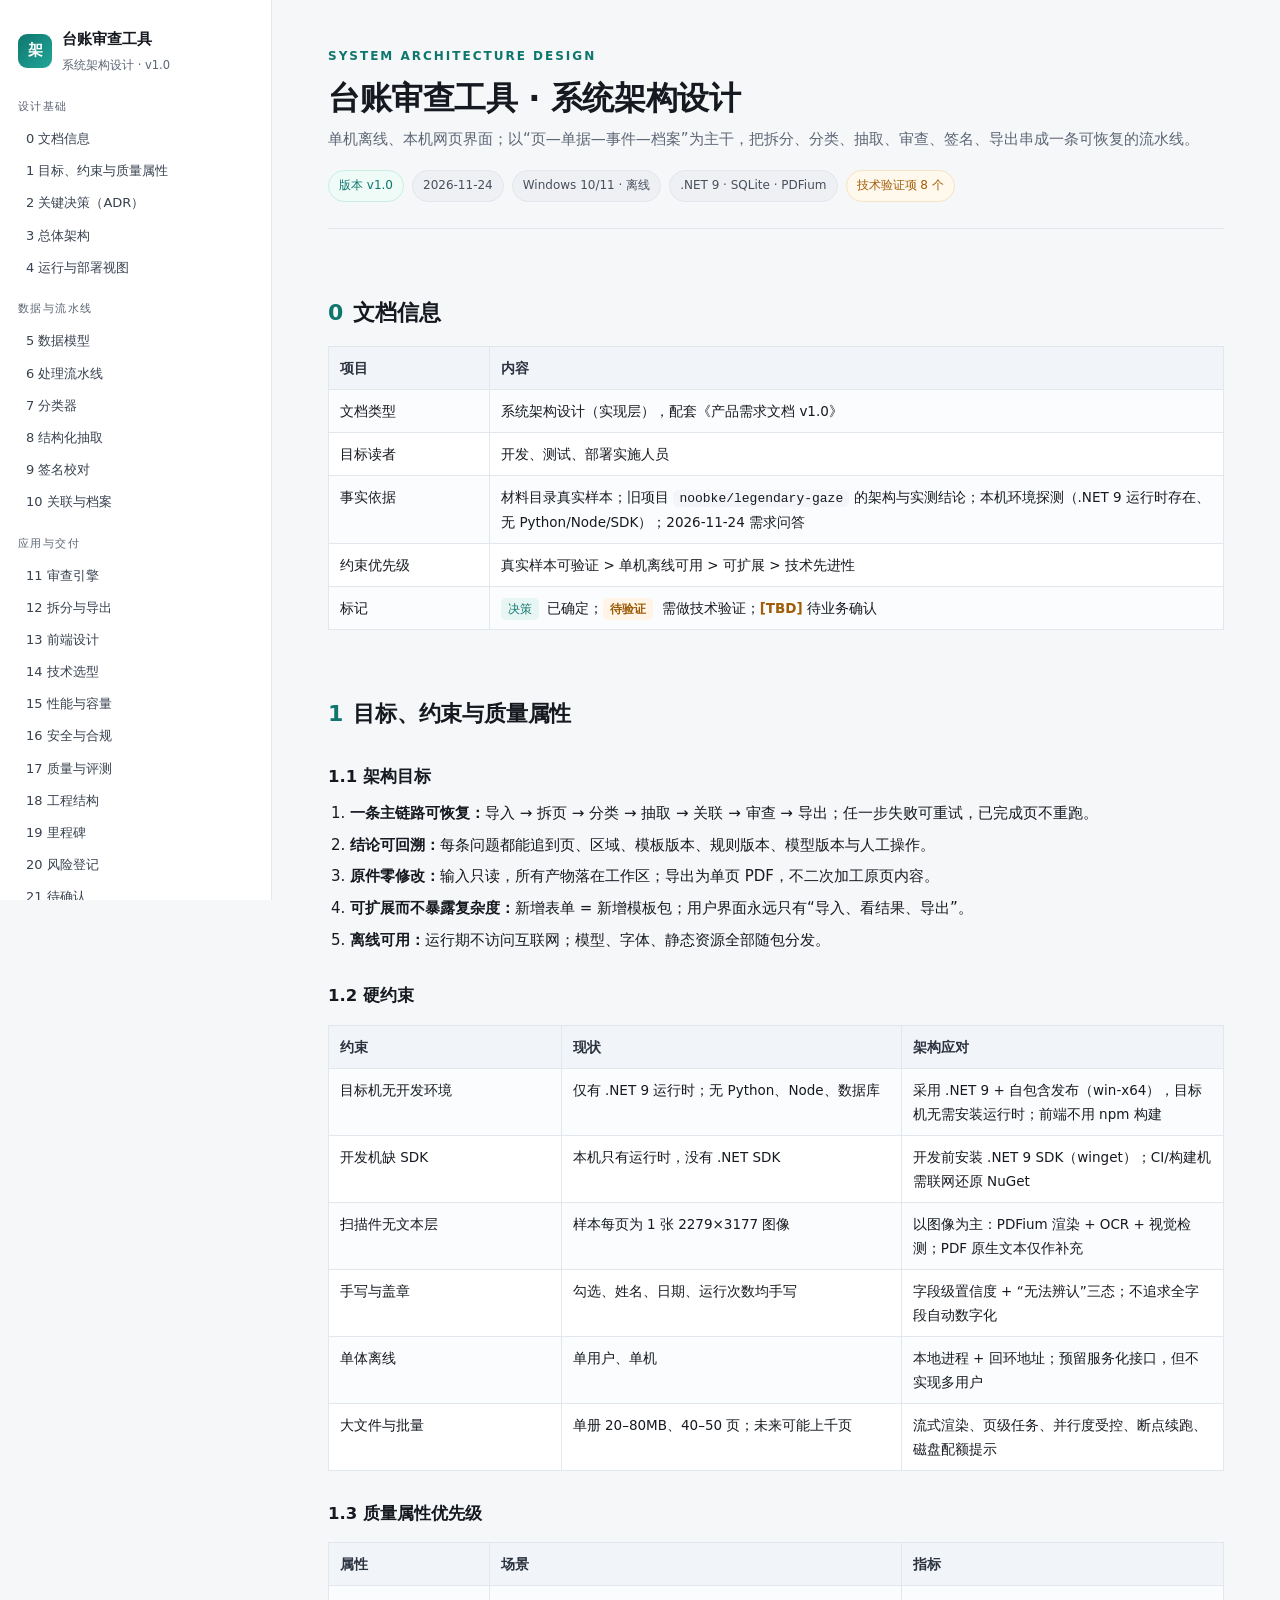
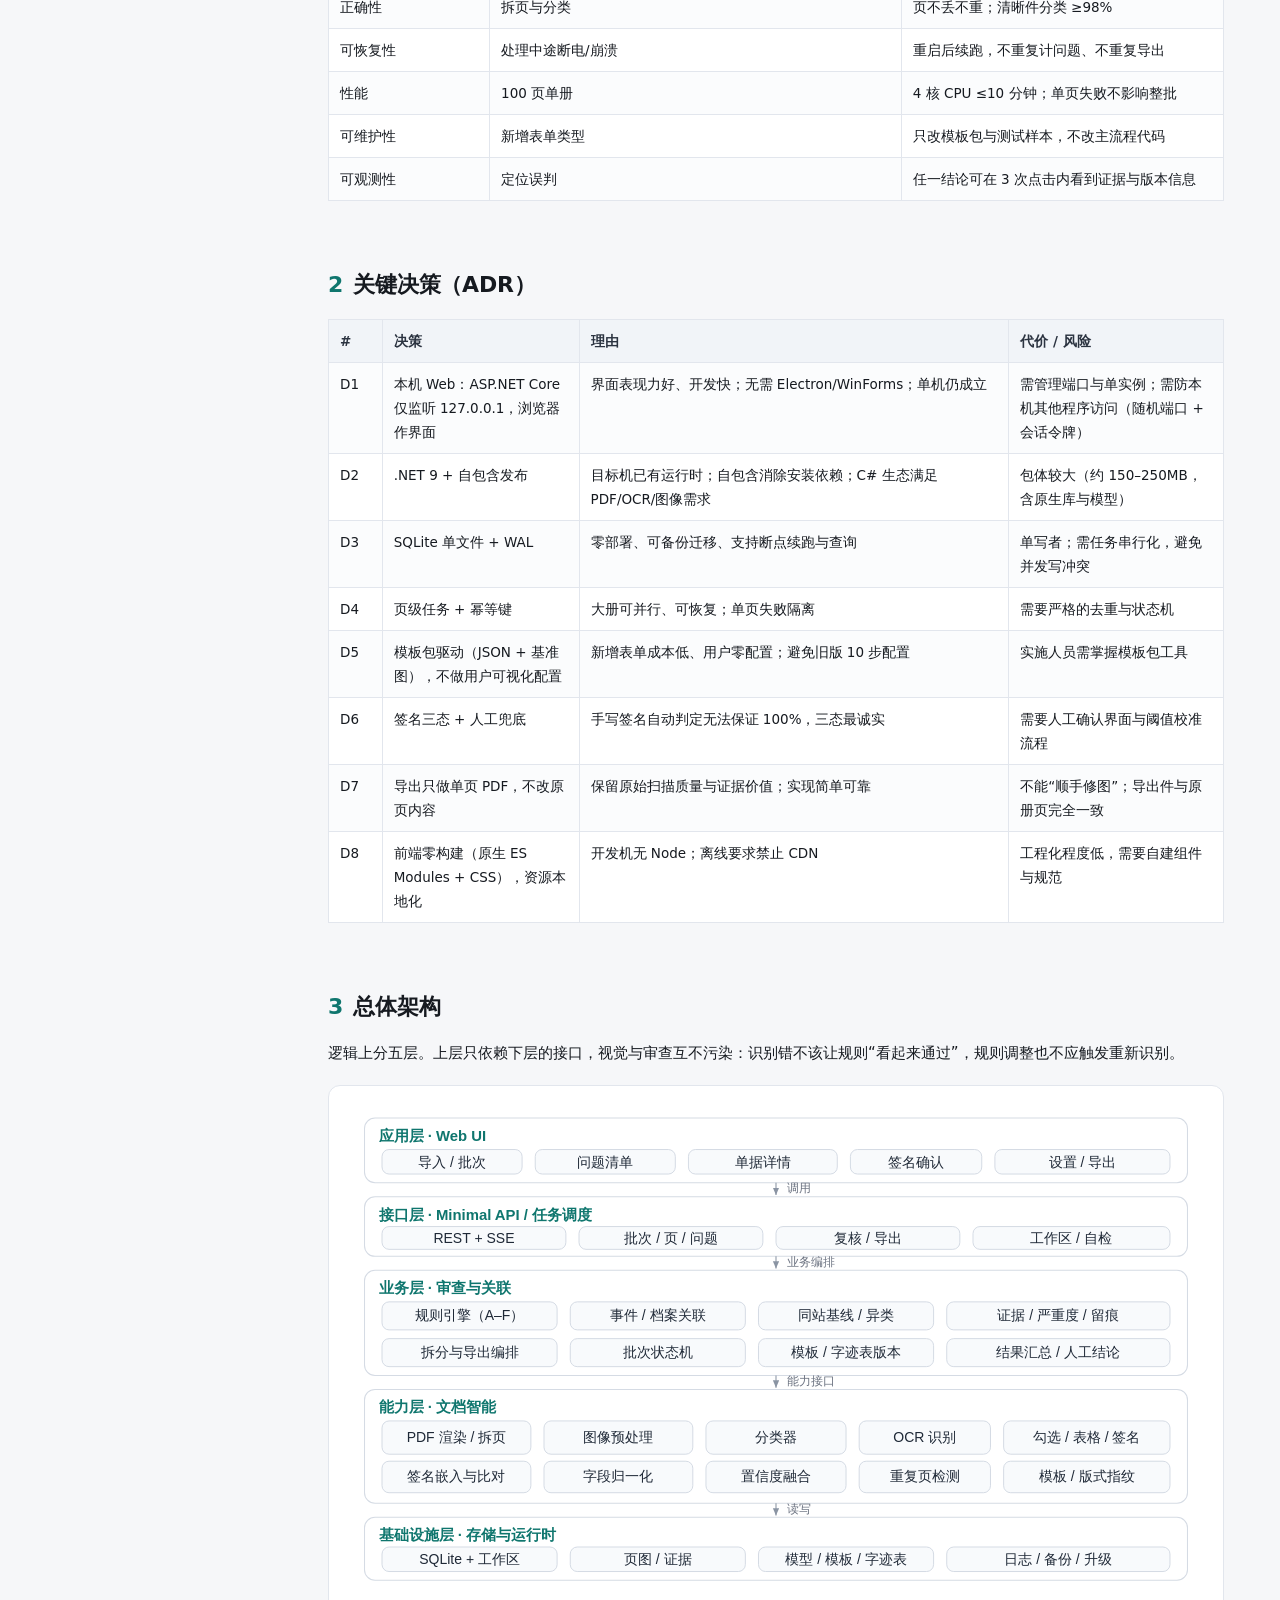
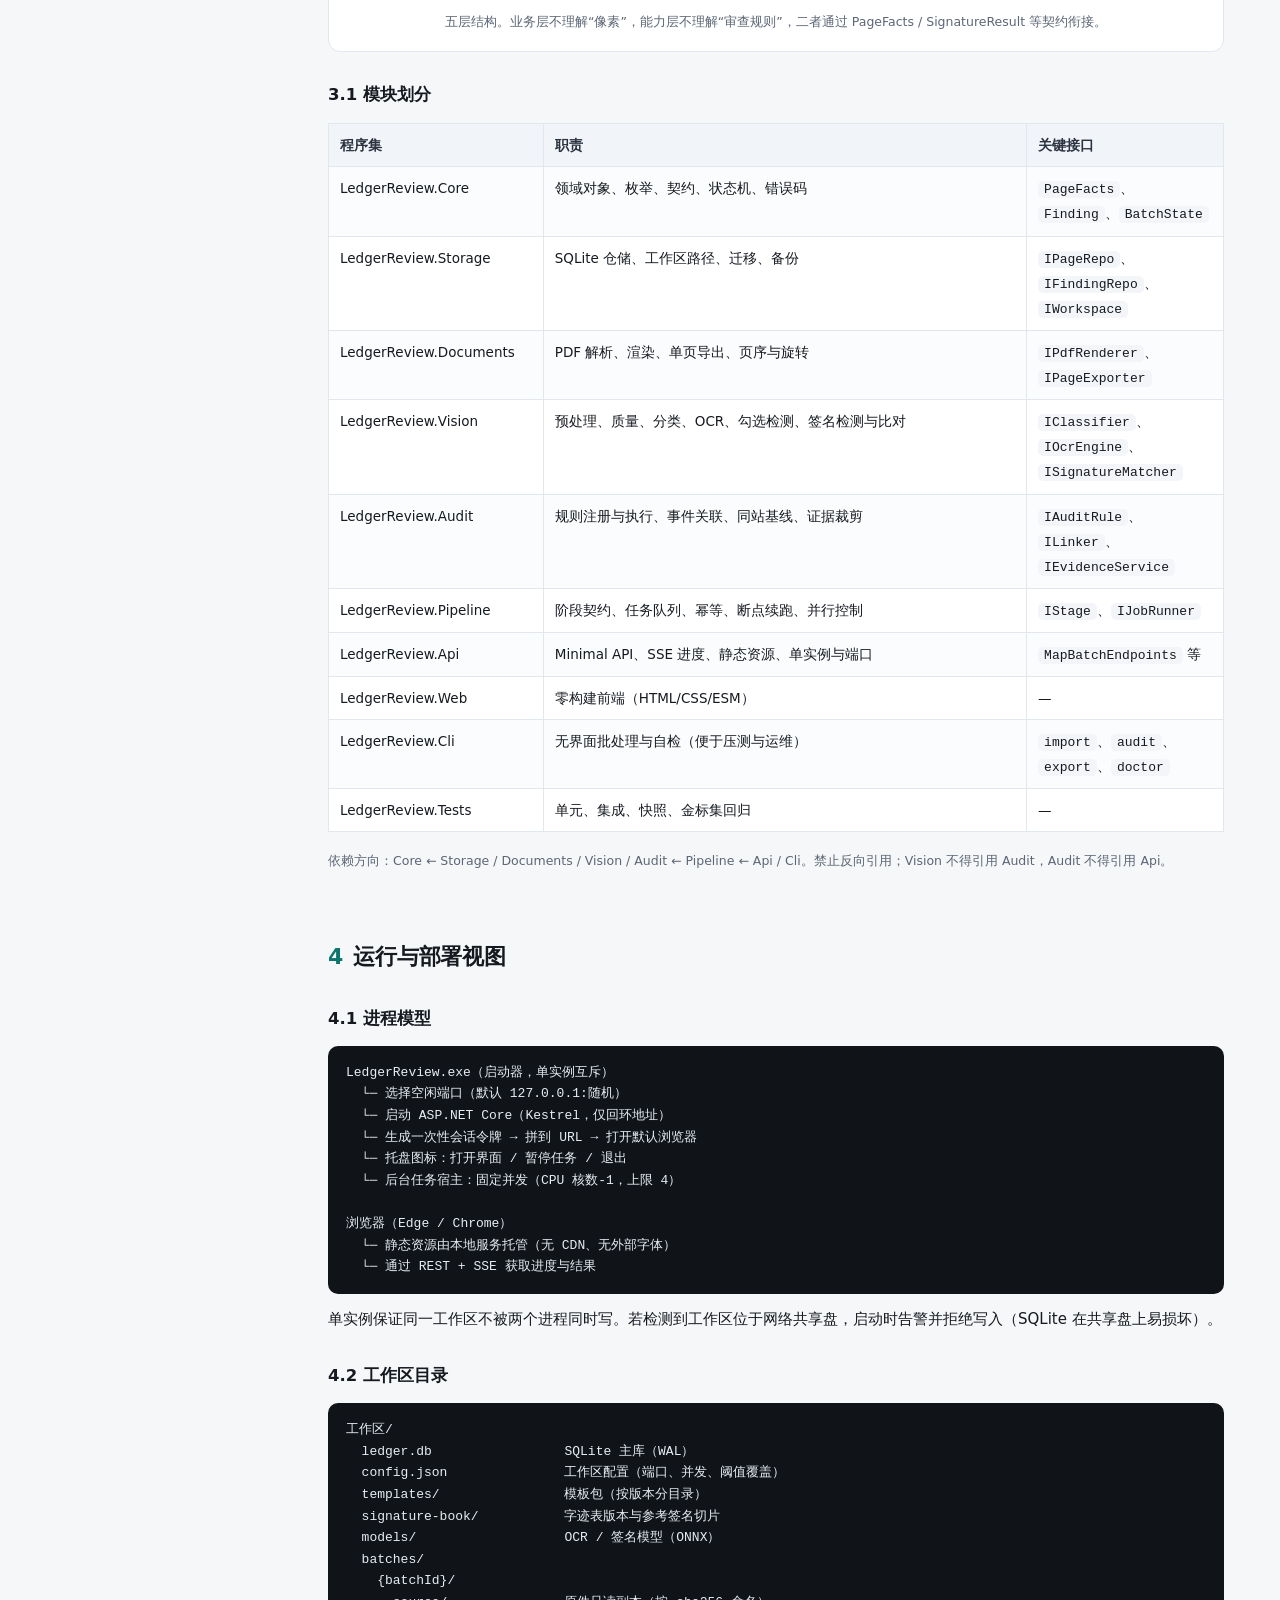
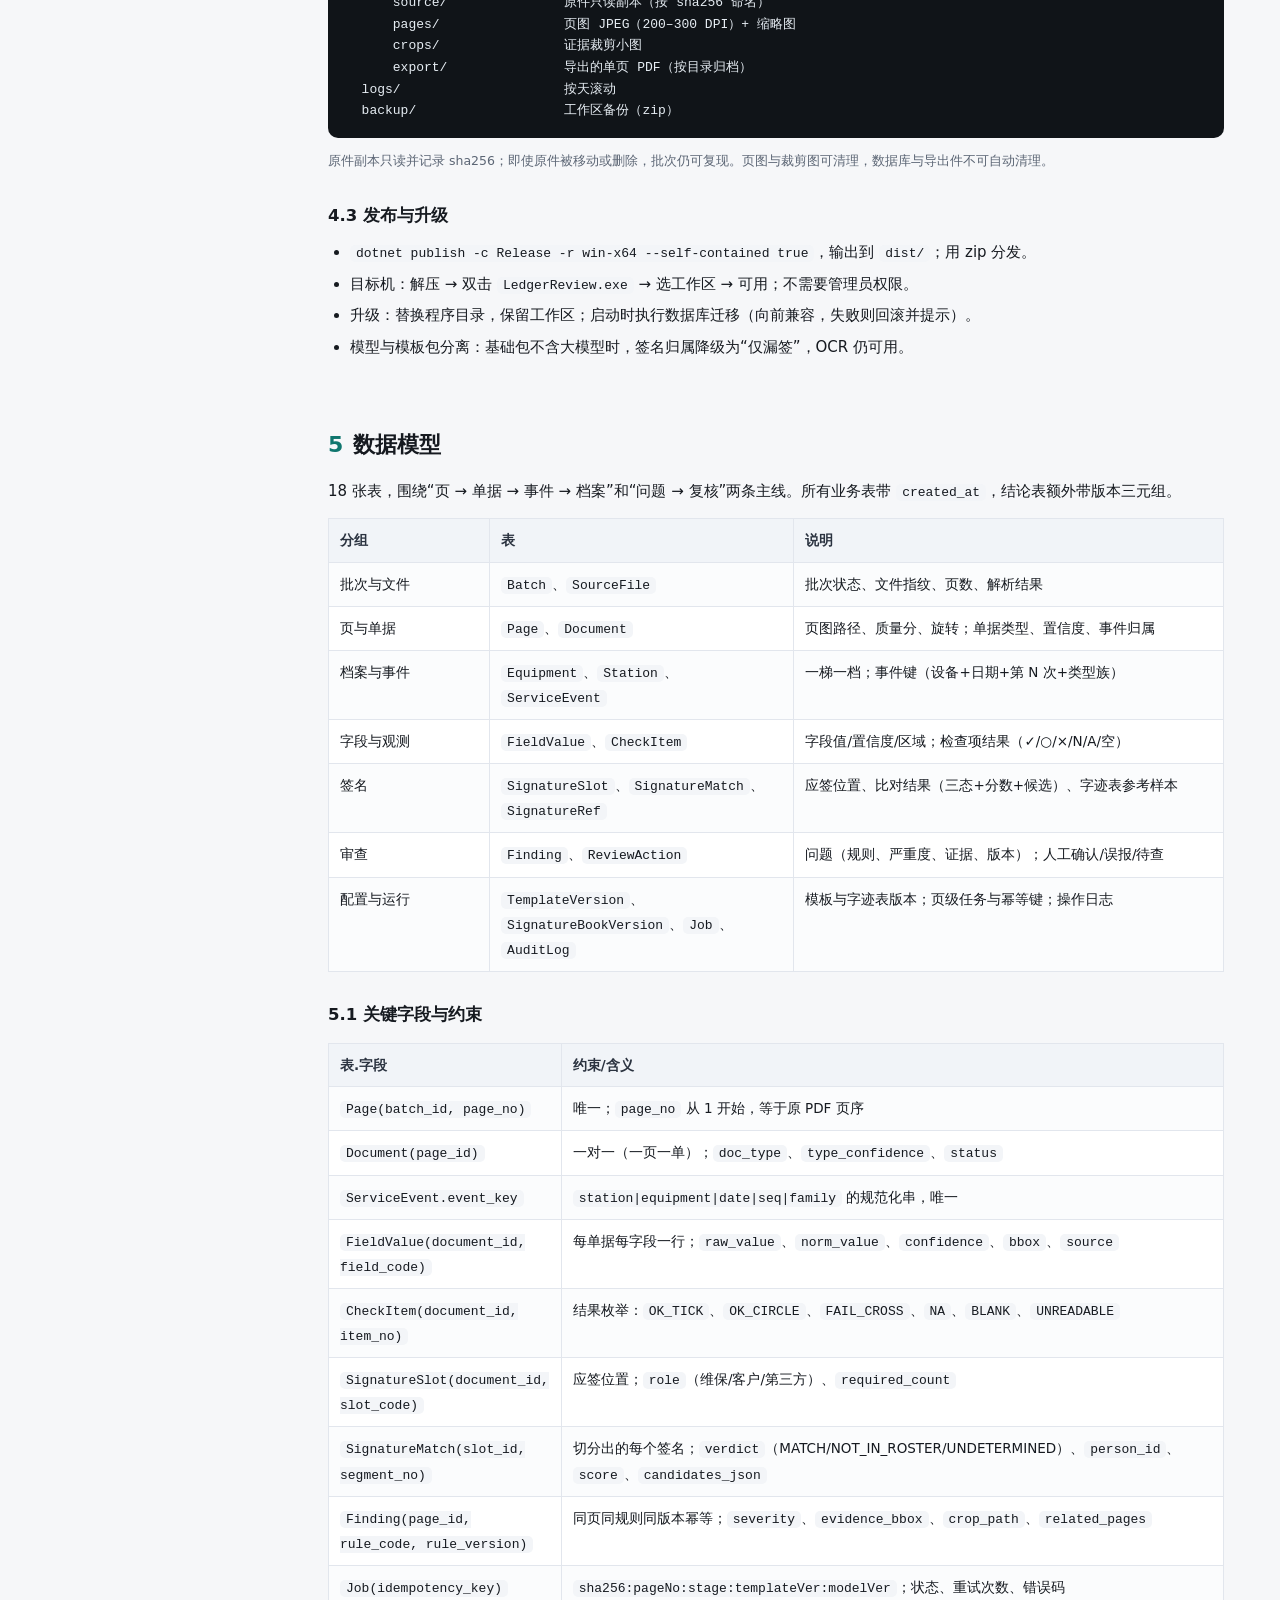
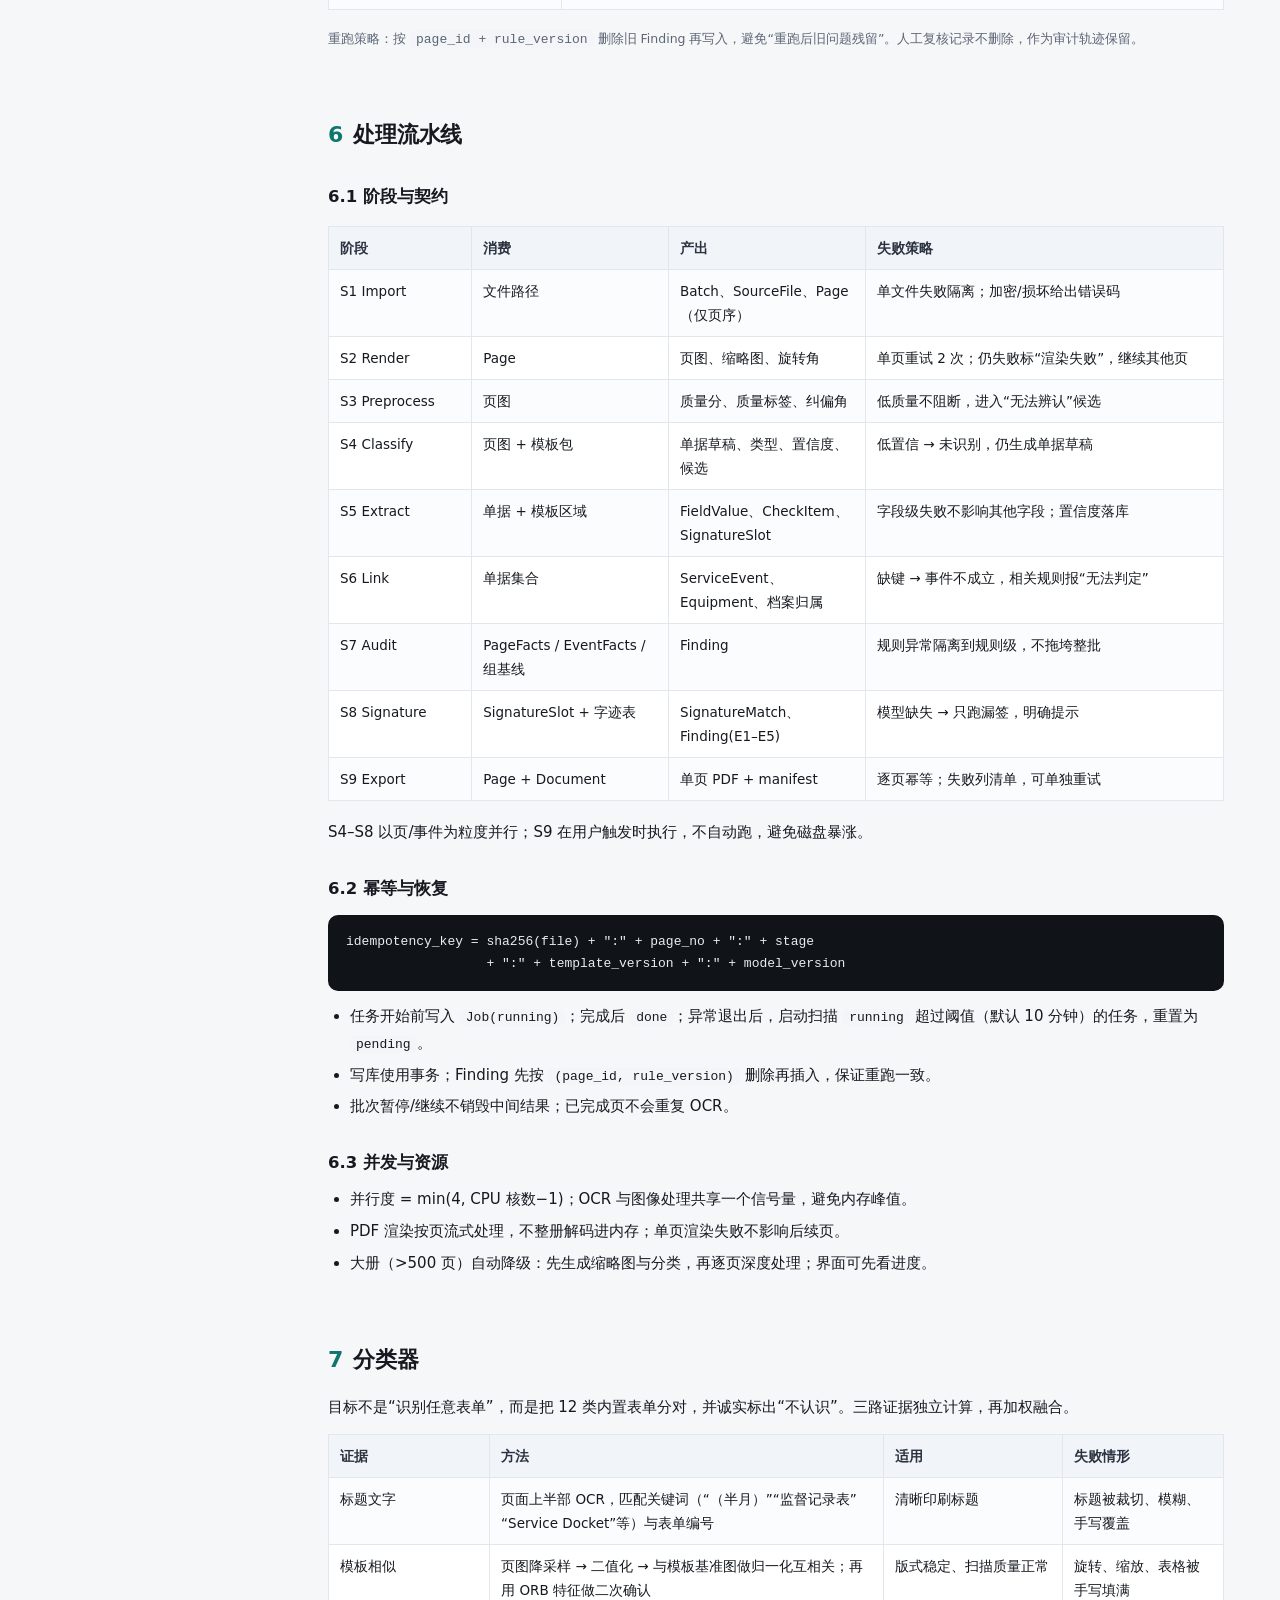
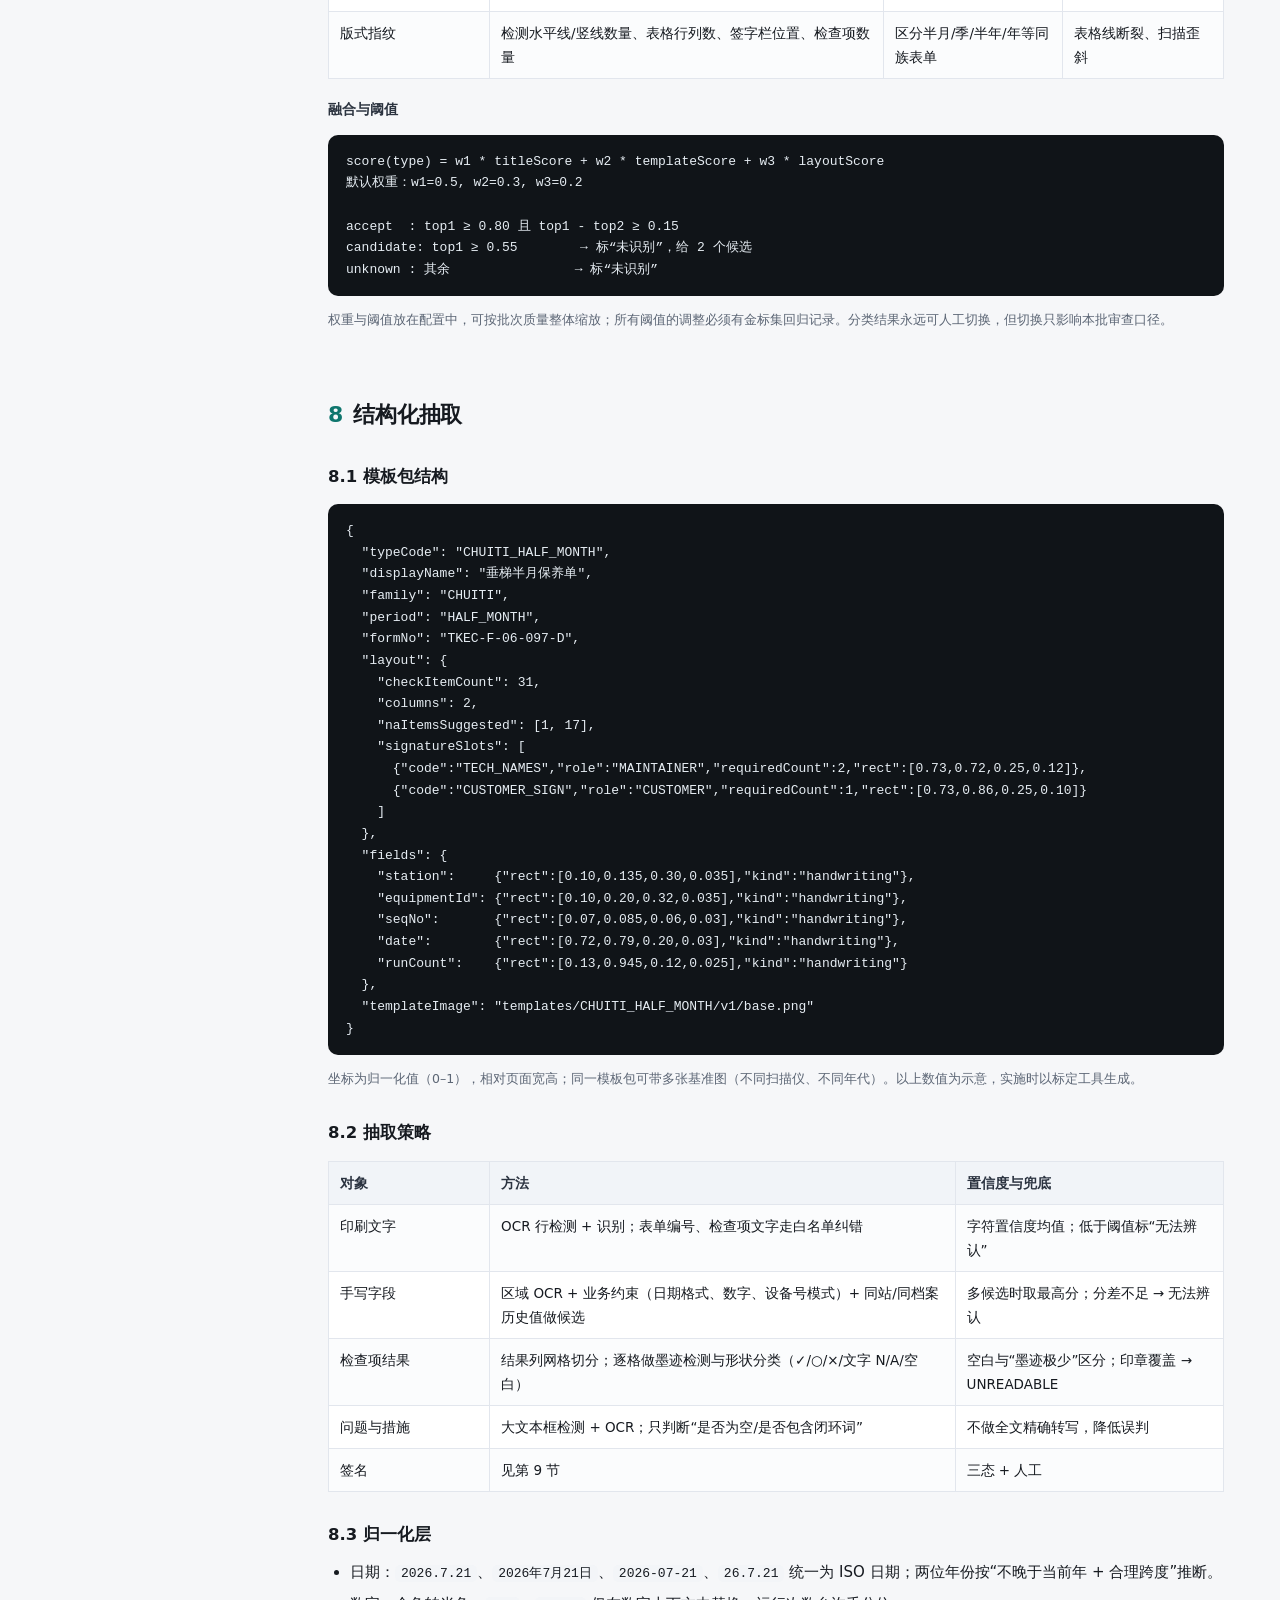
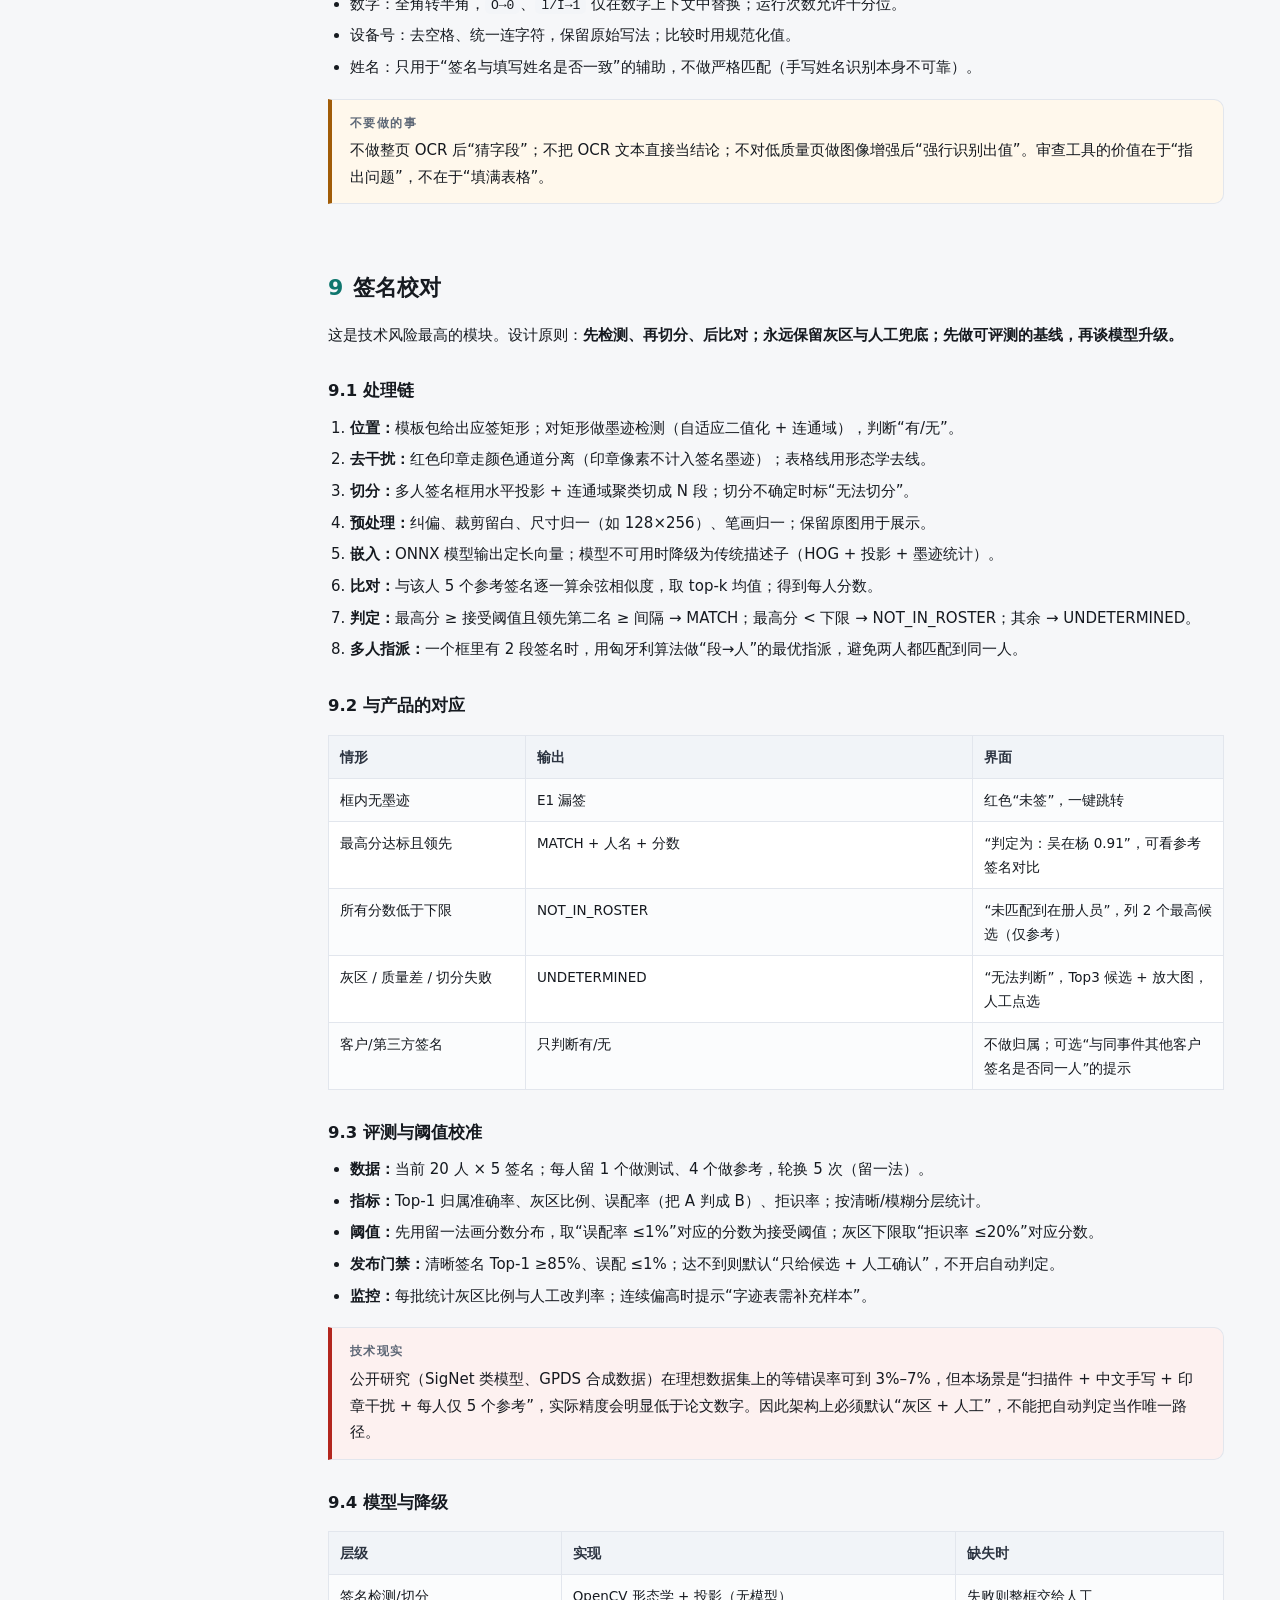
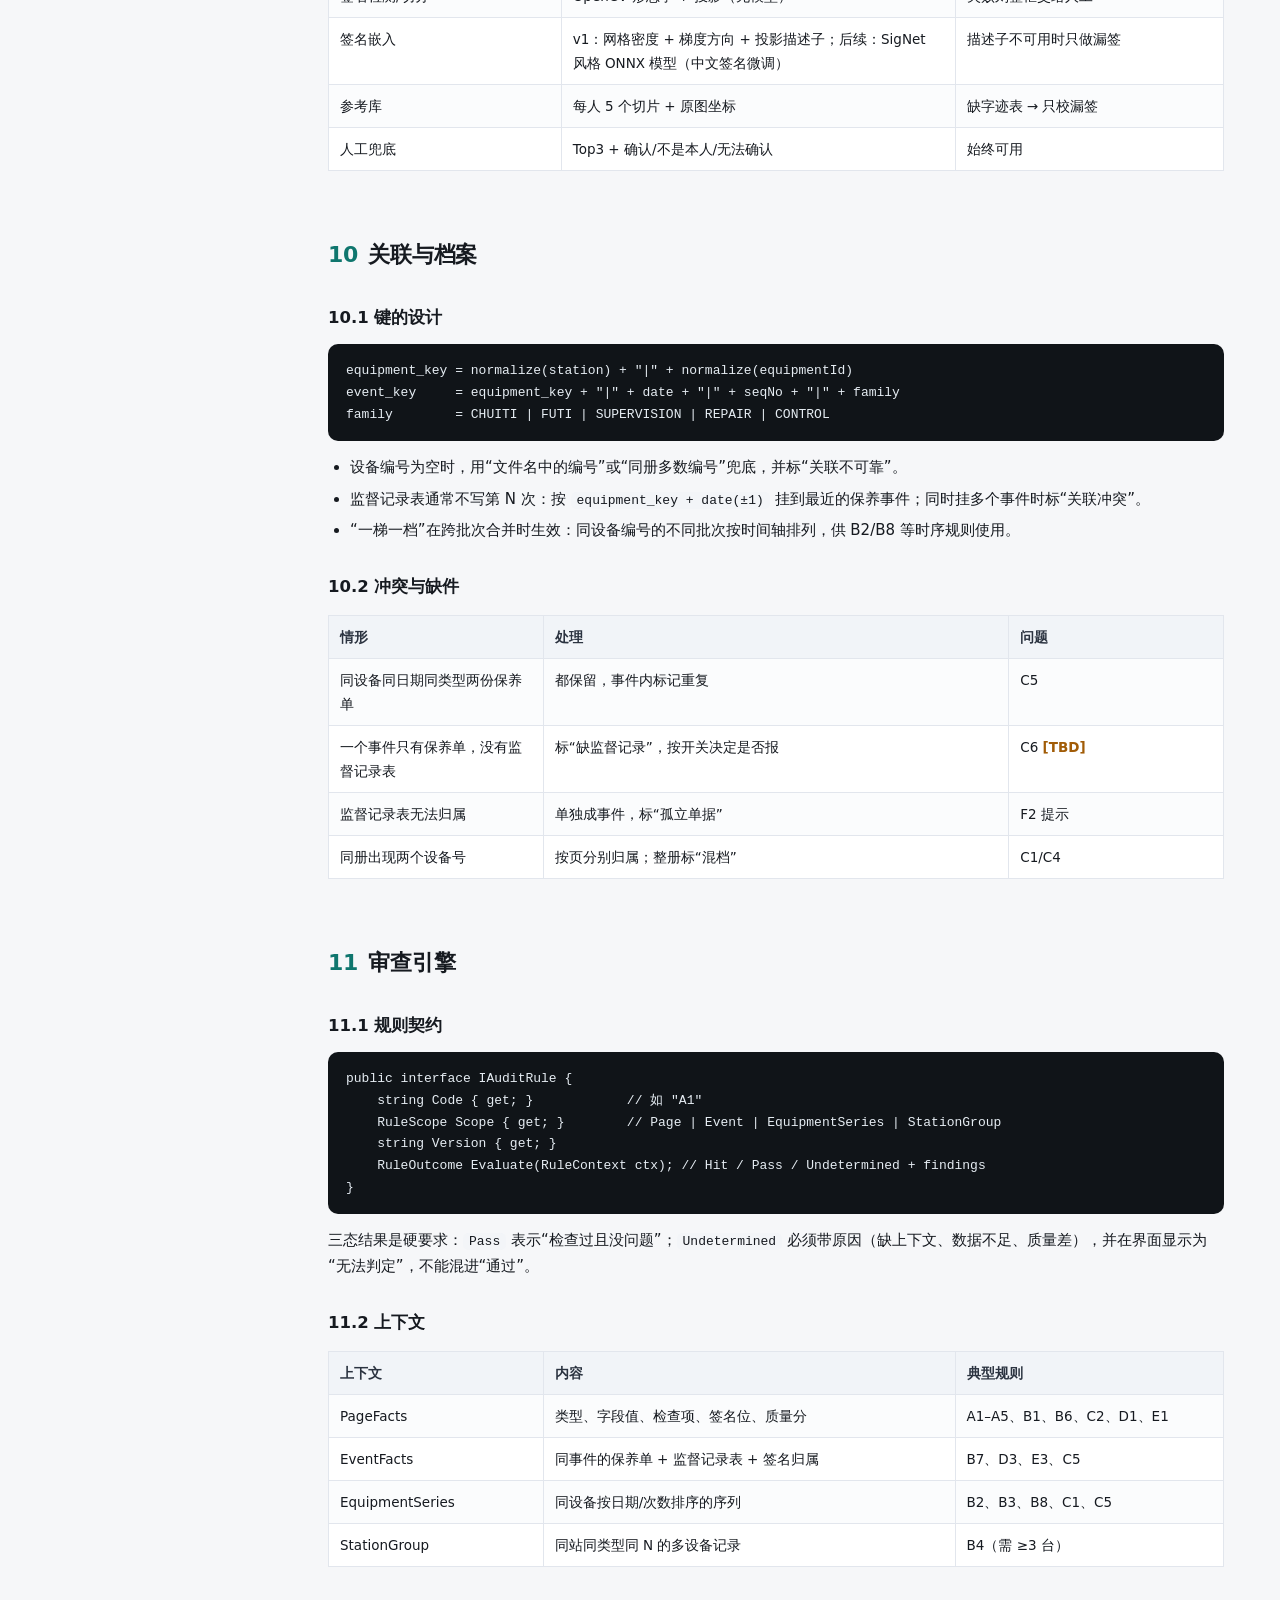
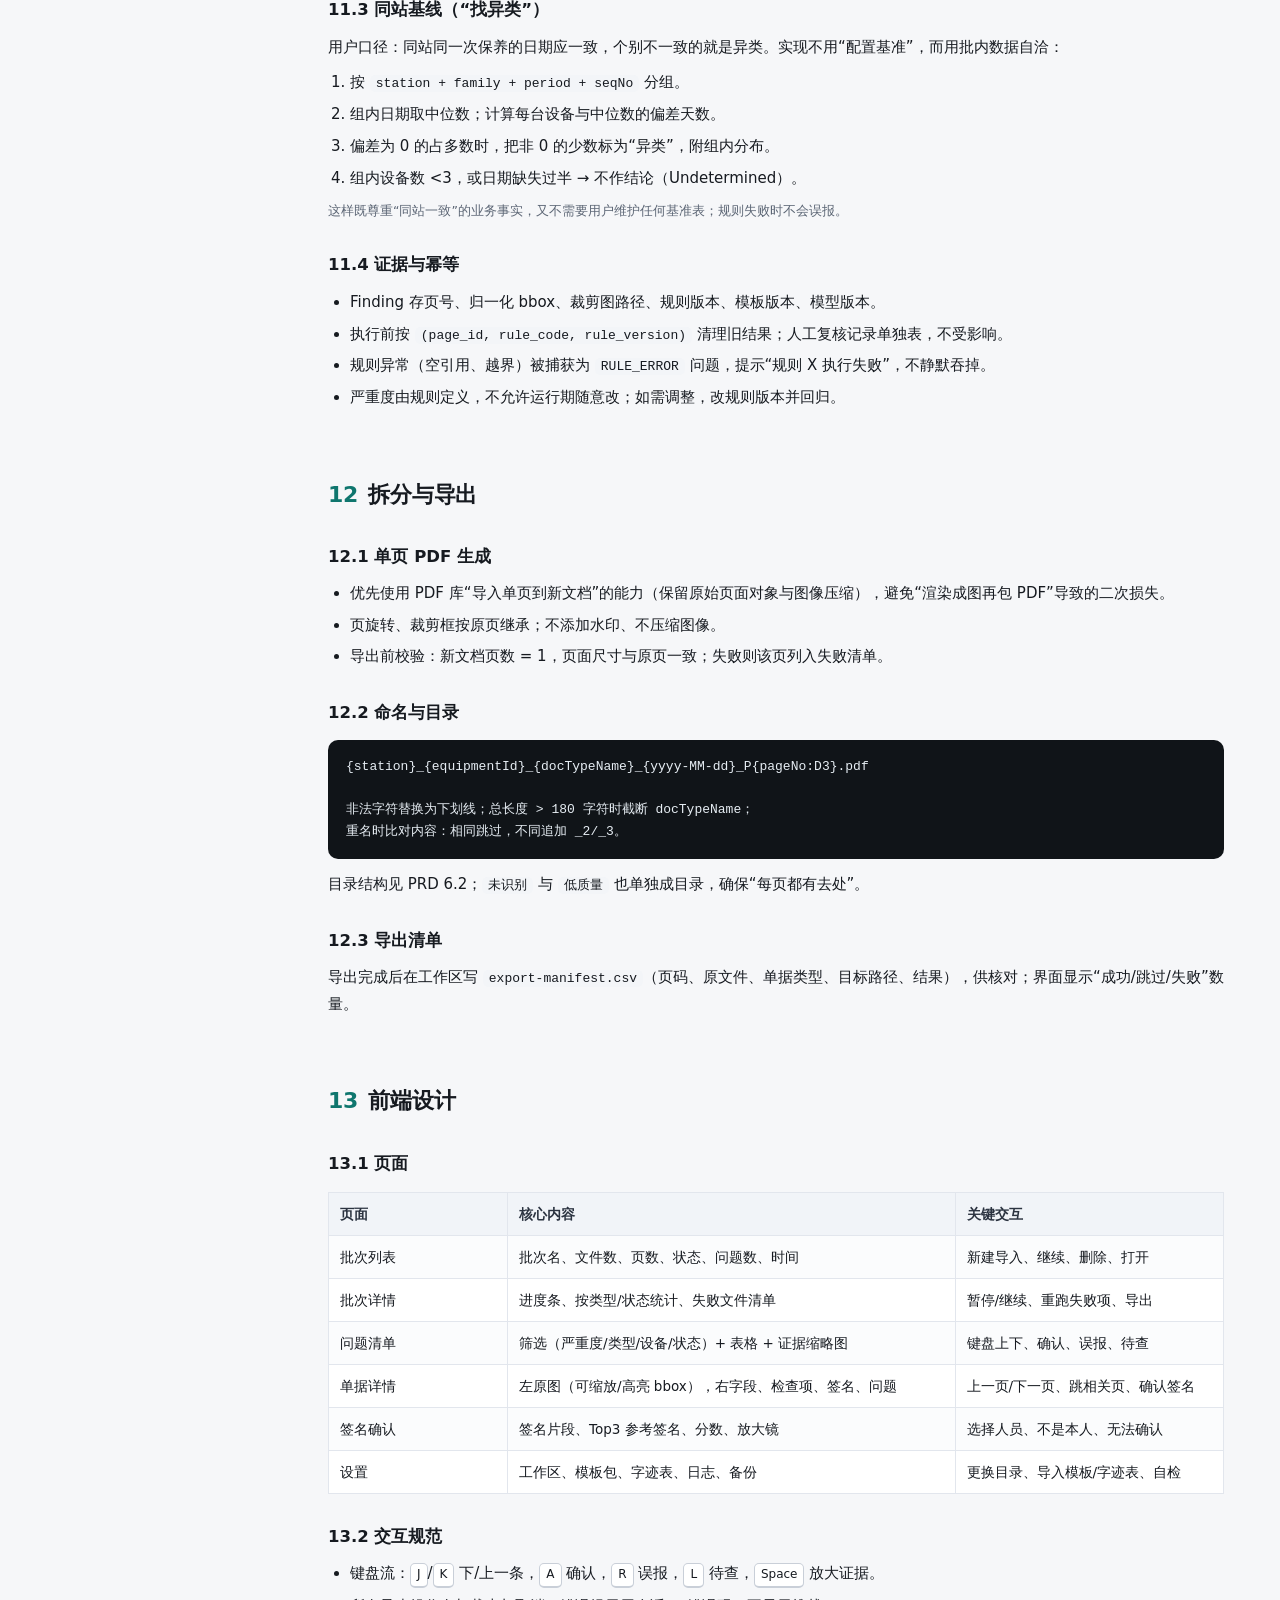
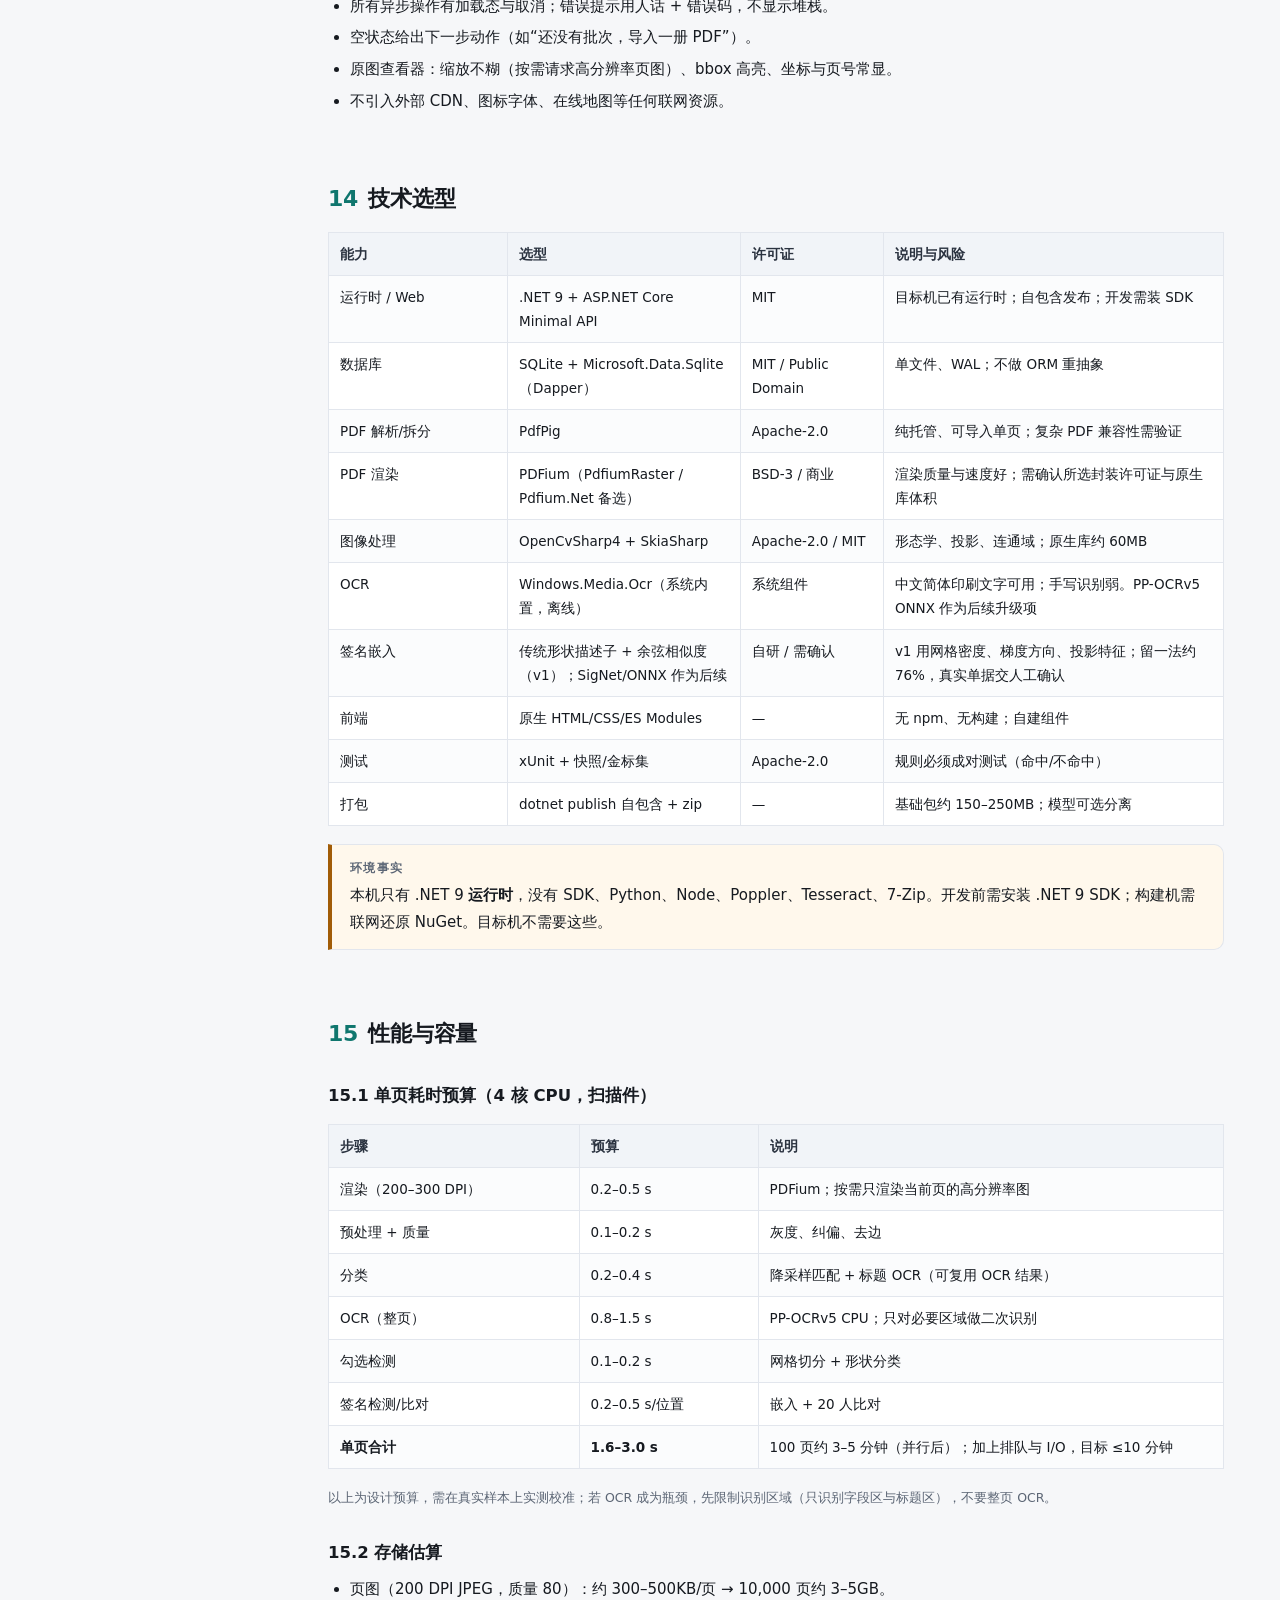
<file: docs/02-系统架构设计.html>
<!DOCTYPE html>
<html lang="zh-CN">
<head>
<meta charset="UTF-8">
<meta name="viewport" content="width=device-width, initial-scale=1.0">
<title>台账审查工具 · 系统架构设计 v1.0</title>
<style>
  :root{
    --bg:#f6f7f9; --panel:#ffffff; --ink:#161a20; --muted:#5c6675;
    --line:#e2e6ed; --brand:#0b57d0; --brand-soft:#eef4ff;
    --ok:#0f766e; --ok-soft:#eefbf7; --warn:#a15c07; --warn-soft:#fff8ec;
    --danger:#b3261e; --danger-soft:#fdf1f0; --code:#f3f5f8;
  }
  *{box-sizing:border-box;}
  html{scroll-behavior:smooth;}
  body{
    margin:0; background:var(--bg); color:var(--ink); line-height:1.78;
    font-family:"Segoe UI","Microsoft YaHei","Noto Sans SC","PingFang SC",system-ui,sans-serif;
    font-size:15px;
  }
  .layout{display:grid; grid-template-columns:272px minmax(0,1fr);}
  aside{
    position:sticky; top:0; height:100vh; overflow:auto; background:var(--panel);
    border-right:1px solid var(--line); padding:26px 18px 40px;
  }
  .brand{display:flex; gap:10px; align-items:center;}
  .brand-mark{
    width:34px;height:34px;border-radius:9px;background:linear-gradient(135deg,#0f766e,#22a699);
    display:flex;align-items:center;justify-content:center;color:#fff;font-weight:700;font-size:15px;
  }
  .brand-name{font-weight:700;font-size:15px;}
  .brand-sub{font-size:11.5px;color:var(--muted);margin-top:2px;}
  nav{margin-top:22px;font-size:13px;}
  nav .group{color:var(--muted);font-size:11px;letter-spacing:1.4px;margin:16px 0 6px;text-transform:uppercase;}
  nav a{display:block;color:#38414f;text-decoration:none;padding:4.5px 8px;border-radius:6px;}
  nav a:hover{background:var(--brand-soft);color:var(--brand);}
  main{padding:46px 56px 110px;max-width:1040px;}
  .doc-head{border-bottom:1px solid var(--line);padding-bottom:26px;margin-bottom:10px;}
  .eyebrow{font-size:12px;letter-spacing:2px;color:#0f766e;font-weight:600;text-transform:uppercase;}
  h1{font-size:32px;line-height:1.32;margin:10px 0 6px;letter-spacing:-.4px;}
  .subtitle{color:var(--muted);font-size:15px;margin:0;}
  .meta{display:flex;flex-wrap:wrap;gap:8px;margin-top:18px;}
  .chip{font-size:12px;padding:4px 10px;border-radius:999px;background:#eef0f4;color:#48505d;border:1px solid var(--line);}
  .chip.g{background:var(--ok-soft);color:var(--ok);border-color:#c9efe4;}
  .chip.w{background:var(--warn-soft);color:var(--warn);border-color:#f5e3c4;}
  h2{font-size:22px;margin:56px 0 14px;padding-top:8px;letter-spacing:-.2px;}
  h2 .num{color:#0f766e;font-weight:700;margin-right:10px;font-variant-numeric:tabular-nums;}
  h3{font-size:16.5px;margin:28px 0 8px;}
  h4{font-size:14px;margin:18px 0 6px;color:#2c3440;}
  p{margin:9px 0;}
  ul,ol{margin:9px 0;padding-left:22px;}
  li{margin:5px 0;}
  code{background:var(--code);padding:1px 6px;border-radius:5px;font-size:13px;font-family:Consolas,"SFMono-Regular",monospace;}
  pre{background:#101418;color:#e6edf3;padding:16px 18px;border-radius:10px;overflow:auto;font-size:12.5px;line-height:1.65;}
  pre code{background:none;color:inherit;padding:0;}
  table{width:100%;border-collapse:collapse;margin:14px 0 18px;font-size:13.5px;background:var(--panel);}
  th,td{border:1px solid var(--line);padding:9px 11px;vertical-align:top;text-align:left;}
  th{background:#f1f4f8;font-weight:650;color:#2b3340;}
  tr:nth-child(even) td{background:#fbfcfd;}
  .callout{border-left:4px solid var(--brand);background:var(--panel);padding:13px 18px;border-radius:0 10px 10px 0;margin:18px 0;border-top:1px solid var(--line);border-right:1px solid var(--line);border-bottom:1px solid var(--line);}
  .callout.ok{border-left-color:var(--ok);background:var(--ok-soft);}
  .callout.warn{border-left-color:var(--warn);background:var(--warn-soft);}
  .callout.danger{border-left-color:var(--danger);background:var(--danger-soft);}
  .callout .label{font-size:11.5px;letter-spacing:1.4px;font-weight:700;color:var(--muted);display:block;margin-bottom:4px;text-transform:uppercase;}
  .cards{display:grid;grid-template-columns:repeat(auto-fit,minmax(220px,1fr));gap:12px;margin:16px 0;}
  .card{background:var(--panel);border:1px solid var(--line);border-radius:11px;padding:14px 16px;}
  .card .k{font-size:12px;color:var(--muted);}
  .card .v{font-size:16px;font-weight:700;margin-top:4px;}
  .card .d{font-size:12.5px;color:var(--muted);margin-top:4px;line-height:1.6;}
  .tag{display:inline-block;font-size:11.5px;padding:1px 7px;border-radius:5px;background:#eef0f4;color:#4a5260;margin-right:4px;}
  .tag.dec{background:#e8f6f3;color:#0f766e;}
  .tag.tbd{background:#fff4e5;color:#9a5b06;}
  .tbd{color:var(--warn);font-weight:600;}
  .figure{background:var(--panel);border:1px solid var(--line);border-radius:12px;padding:18px;margin:18px 0;}
  .figure figcaption{font-size:12.5px;color:var(--muted);margin-top:8px;text-align:center;}
  hr{border:none;border-top:1px solid var(--line);margin:34px 0;}
  .small{font-size:12.5px;color:var(--muted);}
  .kbd{display:inline-block;border:1px solid #c9cfd8;border-bottom-width:2px;border-radius:5px;padding:0 6px;font-size:12px;background:#fff;}
  @media (max-width:920px){
    .layout{display:block;}
    aside{position:static;height:auto;border-right:none;border-bottom:1px solid var(--line);}
    nav{display:grid;grid-template-columns:1fr 1fr;gap:2px;}
    main{padding:28px 20px 80px;}
    h1{font-size:26px;}
  }
  @media print{
    body{background:#fff;font-size:11.5pt;}
    aside{display:none;}
    .layout{display:block;}
    main{max-width:none;padding:0;}
    h2{page-break-after:avoid;margin-top:28px;}
    table,.callout,.figure,pre{page-break-inside:avoid;}
  }
</style>
</head>
<body>
<div class="layout">
<aside>
  <div class="brand">
    <div class="brand-mark">架</div>
    <div>
      <div class="brand-name">台账审查工具</div>
      <div class="brand-sub">系统架构设计 · v1.0</div>
    </div>
  </div>
  <nav>
    <div class="group">设计基础</div>
    <a href="#s0">0 文档信息</a>
    <a href="#s1">1 目标、约束与质量属性</a>
    <a href="#s2">2 关键决策（ADR）</a>
    <a href="#s3">3 总体架构</a>
    <a href="#s4">4 运行与部署视图</a>
    <div class="group">数据与流水线</div>
    <a href="#s5">5 数据模型</a>
    <a href="#s6">6 处理流水线</a>
    <a href="#s7">7 分类器</a>
    <a href="#s8">8 结构化抽取</a>
    <a href="#s9">9 签名校对</a>
    <a href="#s10">10 关联与档案</a>
    <div class="group">应用与交付</div>
    <a href="#s11">11 审查引擎</a>
    <a href="#s12">12 拆分与导出</a>
    <a href="#s13">13 前端设计</a>
    <a href="#s14">14 技术选型</a>
    <a href="#s15">15 性能与容量</a>
    <a href="#s16">16 安全与合规</a>
    <a href="#s17">17 质量与评测</a>
    <a href="#s18">18 工程结构</a>
    <a href="#s19">19 里程碑</a>
    <a href="#s20">20 风险登记</a>
    <a href="#s21">21 待确认</a>
  </nav>
  <p class="small" style="margin-top:24px;">配套文档：<br>《01 产品需求文档 PRD》</p>
</aside>

<main>
  <header class="doc-head">
    <div class="eyebrow">System Architecture Design</div>
    <h1>台账审查工具 · 系统架构设计</h1>
    <p class="subtitle">单机离线、本机网页界面；以“页—单据—事件—档案”为主干，把拆分、分类、抽取、审查、签名、导出串成一条可恢复的流水线。</p>
    <div class="meta">
      <span class="chip g">版本 v1.0</span>
      <span class="chip">2026-11-24</span>
      <span class="chip">Windows 10/11 · 离线</span>
      <span class="chip">.NET 9 · SQLite · PDFium</span>
      <span class="chip w">技术验证项 8 个</span>
    </div>
  </header>

  <section id="s0">
    <h2><span class="num">0</span>文档信息</h2>
    <table>
      <tr><th style="width:18%">项目</th><th>内容</th></tr>
      <tr><td>文档类型</td><td>系统架构设计（实现层），配套《产品需求文档 v1.0》</td></tr>
      <tr><td>目标读者</td><td>开发、测试、部署实施人员</td></tr>
      <tr><td>事实依据</td><td>材料目录真实样本；旧项目 <code>noobke/legendary-gaze</code> 的架构与实测结论；本机环境探测（.NET 9 运行时存在、无 Python/Node/SDK）；2026-11-24 需求问答</td></tr>
      <tr><td>约束优先级</td><td>真实样本可验证 &gt; 单机离线可用 &gt; 可扩展 &gt; 技术先进性</td></tr>
      <tr><td>标记</td><td><span class="tag dec">决策</span> 已确定；<span class="tag tbd">待验证</span> 需做技术验证；<span class="tbd">[TBD]</span> 待业务确认</td></tr>
    </table>
  </section>

  <section id="s1">
    <h2><span class="num">1</span>目标、约束与质量属性</h2>
    <h3>1.1 架构目标</h3>
    <ol>
      <li><strong>一条主链路可恢复：</strong>导入 → 拆页 → 分类 → 抽取 → 关联 → 审查 → 导出；任一步失败可重试，已完成页不重跑。</li>
      <li><strong>结论可回溯：</strong>每条问题都能追到页、区域、模板版本、规则版本、模型版本与人工操作。</li>
      <li><strong>原件零修改：</strong>输入只读，所有产物落在工作区；导出为单页 PDF，不二次加工原页内容。</li>
      <li><strong>可扩展而不暴露复杂度：</strong>新增表单 = 新增模板包；用户界面永远只有“导入、看结果、导出”。</li>
      <li><strong>离线可用：</strong>运行期不访问互联网；模型、字体、静态资源全部随包分发。</li>
    </ol>

    <h3>1.2 硬约束</h3>
    <table>
      <tr><th style="width:26%">约束</th><th>现状</th><th style="width:36%">架构应对</th></tr>
      <tr><td>目标机无开发环境</td><td>仅有 .NET 9 运行时；无 Python、Node、数据库</td><td>采用 .NET 9 + 自包含发布（win-x64），目标机无需安装运行时；前端不用 npm 构建</td></tr>
      <tr><td>开发机缺 SDK</td><td>本机只有运行时，没有 .NET SDK</td><td>开发前安装 .NET 9 SDK（winget）；CI/构建机需联网还原 NuGet</td></tr>
      <tr><td>扫描件无文本层</td><td>样本每页为 1 张 2279×3177 图像</td><td>以图像为主：PDFium 渲染 + OCR + 视觉检测；PDF 原生文本仅作补充</td></tr>
      <tr><td>手写与盖章</td><td>勾选、姓名、日期、运行次数均手写</td><td>字段级置信度 + “无法辨认”三态；不追求全字段自动数字化</td></tr>
      <tr><td>单体离线</td><td>单用户、单机</td><td>本地进程 + 回环地址；预留服务化接口，但不实现多用户</td></tr>
      <tr><td>大文件与批量</td><td>单册 20–80MB、40–50 页；未来可能上千页</td><td>流式渲染、页级任务、并行度受控、断点续跑、磁盘配额提示</td></tr>
    </table>

    <h3>1.3 质量属性优先级</h3>
    <table>
      <tr><th style="width:18%">属性</th><th>场景</th><th style="width:36%">指标</th></tr>
      <tr><td>正确性</td><td>拆页与分类</td><td>页不丢不重；清晰件分类 ≥98%</td></tr>
      <tr><td>可恢复性</td><td>处理中途断电/崩溃</td><td>重启后续跑，不重复计问题、不重复导出</td></tr>
      <tr><td>性能</td><td>100 页单册</td><td>4 核 CPU ≤10 分钟；单页失败不影响整批</td></tr>
      <tr><td>可维护性</td><td>新增表单类型</td><td>只改模板包与测试样本，不改主流程代码</td></tr>
      <tr><td>可观测性</td><td>定位误判</td><td>任一结论可在 3 次点击内看到证据与版本信息</td></tr>
    </table>
  </section>

  <section id="s2">
    <h2><span class="num">2</span>关键决策（ADR）</h2>
    <table>
      <tr><th style="width:6%">#</th><th style="width:22%">决策</th><th>理由</th><th style="width:24%">代价 / 风险</th></tr>
      <tr><td>D1</td><td>本机 Web：ASP.NET Core 仅监听 127.0.0.1，浏览器作界面</td><td>界面表现力好、开发快；无需 Electron/WinForms；单机仍成立</td><td>需管理端口与单实例；需防本机其他程序访问（随机端口 + 会话令牌）</td></tr>
      <tr><td>D2</td><td>.NET 9 + 自包含发布</td><td>目标机已有运行时；自包含消除安装依赖；C# 生态满足 PDF/OCR/图像需求</td><td>包体较大（约 150–250MB，含原生库与模型）</td></tr>
      <tr><td>D3</td><td>SQLite 单文件 + WAL</td><td>零部署、可备份迁移、支持断点续跑与查询</td><td>单写者；需任务串行化，避免并发写冲突</td></tr>
      <tr><td>D4</td><td>页级任务 + 幂等键</td><td>大册可并行、可恢复；单页失败隔离</td><td>需要严格的去重与状态机</td></tr>
      <tr><td>D5</td><td>模板包驱动（JSON + 基准图），不做用户可视化配置</td><td>新增表单成本低、用户零配置；避免旧版 10 步配置</td><td>实施人员需掌握模板包工具</td></tr>
      <tr><td>D6</td><td>签名三态 + 人工兜底</td><td>手写签名自动判定无法保证 100%，三态最诚实</td><td>需要人工确认界面与阈值校准流程</td></tr>
      <tr><td>D7</td><td>导出只做单页 PDF，不改原页内容</td><td>保留原始扫描质量与证据价值；实现简单可靠</td><td>不能“顺手修图”；导出件与原册页完全一致</td></tr>
      <tr><td>D8</td><td>前端零构建（原生 ES Modules + CSS），资源本地化</td><td>开发机无 Node；离线要求禁止 CDN</td><td>工程化程度低，需要自建组件与规范</td></tr>
    </table>
  </section>

  <section id="s3">
    <h2><span class="num">3</span>总体架构</h2>
    <p>逻辑上分五层。上层只依赖下层的接口，视觉与审查互不污染：识别错不该让规则“看起来通过”，规则调整也不应触发重新识别。</p>

    <figure class="figure">
      <svg viewBox="0 0 980 560" width="100%" role="img" aria-label="总体架构分层图">
        <defs>
          <marker id="a2" markerWidth="9" markerHeight="9" refX="7" refY="3" orient="auto">
            <path d="M0,0 L0,6 L7,3 z" fill="#8a94a3"/>
          </marker>
          <style>
            .lay{fill:#fff;stroke:#d5dbe4;stroke-width:1.2;rx:12;}
            .layh{font:17px "Microsoft YaHei",sans-serif;fill:#0f766e;font-weight:700;}
            .bx{fill:#f8fafc;stroke:#cfd6e0;stroke-width:1;rx:8;}
            .t{font:16px "Microsoft YaHei",sans-serif;fill:#1f2937;}
            .s{font:14px "Microsoft YaHei",sans-serif;fill:#6b7280;}
            .ln{stroke:#8a94a3;stroke-width:1.2;fill:none;marker-end:url(#a2);}
          </style>
        </defs>

        <rect class="lay" x="20" y="16" width="940" height="74" rx="12"/>
        <text class="layh" x="36" y="42">应用层 · Web UI</text>
        <rect class="bx" x="40" y="52" width="160" height="28"/><text class="t" x="120" y="72" text-anchor="middle">导入 / 批次</text>
        <rect class="bx" x="215" y="52" width="160" height="28"/><text class="t" x="295" y="72" text-anchor="middle">问题清单</text>
        <rect class="bx" x="390" y="52" width="170" height="28"/><text class="t" x="475" y="72" text-anchor="middle">单据详情</text>
        <rect class="bx" x="575" y="52" width="150" height="28"/><text class="t" x="650" y="72" text-anchor="middle">签名确认</text>
        <rect class="bx" x="740" y="52" width="200" height="28"/><text class="t" x="840" y="72" text-anchor="middle">设置 / 导出</text>

        <rect class="lay" x="20" y="106" width="940" height="68" rx="12"/>
        <text class="layh" x="36" y="132">接口层 · Minimal API / 任务调度</text>
        <rect class="bx" x="40" y="140" width="210" height="26"/><text class="t" x="145" y="159" text-anchor="middle">REST + SSE</text>
        <rect class="bx" x="265" y="140" width="210" height="26"/><text class="t" x="370" y="159" text-anchor="middle">批次 / 页 / 问题</text>
        <rect class="bx" x="490" y="140" width="210" height="26"/><text class="t" x="595" y="159" text-anchor="middle">复核 / 导出</text>
        <rect class="bx" x="715" y="140" width="225" height="26"/><text class="t" x="827" y="159" text-anchor="middle">工作区 / 自检</text>

        <rect class="lay" x="20" y="190" width="940" height="120" rx="12"/>
        <text class="layh" x="36" y="216">业务层 · 审查与关联</text>
        <rect class="bx" x="40" y="226" width="200" height="32"/><text class="t" x="140" y="247" text-anchor="middle">规则引擎（A–F）</text>
        <rect class="bx" x="255" y="226" width="200" height="32"/><text class="t" x="355" y="247" text-anchor="middle">事件 / 档案关联</text>
        <rect class="bx" x="470" y="226" width="200" height="32"/><text class="t" x="570" y="247" text-anchor="middle">同站基线 / 异类</text>
        <rect class="bx" x="685" y="226" width="255" height="32"/><text class="t" x="812" y="247" text-anchor="middle">证据 / 严重度 / 留痕</text>
        <rect class="bx" x="40" y="268" width="200" height="32"/><text class="t" x="140" y="289" text-anchor="middle">拆分与导出编排</text>
        <rect class="bx" x="255" y="268" width="200" height="32"/><text class="t" x="355" y="289" text-anchor="middle">批次状态机</text>
        <rect class="bx" x="470" y="268" width="200" height="32"/><text class="t" x="570" y="289" text-anchor="middle">模板 / 字迹表版本</text>
        <rect class="bx" x="685" y="268" width="255" height="32"/><text class="t" x="812" y="289" text-anchor="middle">结果汇总 / 人工结论</text>

        <rect class="lay" x="20" y="326" width="940" height="130" rx="12"/>
        <text class="layh" x="36" y="352">能力层 · 文档智能</text>
        <rect class="bx" x="40" y="362" width="170" height="38"/><text class="t" x="125" y="386" text-anchor="middle">PDF 渲染 / 拆页</text>
        <rect class="bx" x="225" y="362" width="170" height="38"/><text class="t" x="310" y="386" text-anchor="middle">图像预处理</text>
        <rect class="bx" x="410" y="362" width="160" height="38"/><text class="t" x="490" y="386" text-anchor="middle">分类器</text>
        <rect class="bx" x="585" y="362" width="150" height="38"/><text class="t" x="660" y="386" text-anchor="middle">OCR 识别</text>
        <rect class="bx" x="750" y="362" width="190" height="38"/><text class="t" x="845" y="386" text-anchor="middle">勾选 / 表格 / 签名</text>
        <rect class="bx" x="40" y="408" width="170" height="36"/><text class="t" x="125" y="431" text-anchor="middle">签名嵌入与比对</text>
        <rect class="bx" x="225" y="408" width="170" height="36"/><text class="t" x="310" y="431" text-anchor="middle">字段归一化</text>
        <rect class="bx" x="410" y="408" width="160" height="36"/><text class="t" x="490" y="431" text-anchor="middle">置信度融合</text>
        <rect class="bx" x="585" y="408" width="150" height="36"/><text class="t" x="660" y="431" text-anchor="middle">重复页检测</text>
        <rect class="bx" x="750" y="408" width="190" height="36"/><text class="t" x="845" y="431" text-anchor="middle">模板 / 版式指纹</text>

        <rect class="lay" x="20" y="472" width="940" height="72" rx="12"/>
        <text class="layh" x="36" y="498">基础设施层 · 存储与运行时</text>
        <rect class="bx" x="40" y="506" width="200" height="28"/><text class="t" x="140" y="525" text-anchor="middle">SQLite + 工作区</text>
        <rect class="bx" x="255" y="506" width="200" height="28"/><text class="t" x="355" y="525" text-anchor="middle">页图 / 证据</text>
        <rect class="bx" x="470" y="506" width="200" height="28"/><text class="t" x="570" y="525" text-anchor="middle">模型 / 模板 / 字迹表</text>
        <rect class="bx" x="685" y="506" width="255" height="28"/><text class="t" x="812" y="525" text-anchor="middle">日志 / 备份 / 升级</text>

        <path class="ln" d="M490,90 L490,104"/>
        <path class="ln" d="M490,174 L490,188"/>
        <path class="ln" d="M490,310 L490,324"/>
        <path class="ln" d="M490,456 L490,470"/>
        <text class="s" x="502" y="101">调用</text>
        <text class="s" x="502" y="185">业务编排</text>
        <text class="s" x="502" y="321">能力接口</text>
        <text class="s" x="502" y="467">读写</text>
      </svg>
      <figcaption>五层结构。业务层不理解“像素”，能力层不理解“审查规则”，二者通过 PageFacts / SignatureResult 等契约衔接。</figcaption>
    </figure>

    <h3>3.1 模块划分</h3>
    <table>
      <tr><th style="width:24%">程序集</th><th>职责</th><th style="width:22%">关键接口</th></tr>
      <tr><td>LedgerReview.Core</td><td>领域对象、枚举、契约、状态机、错误码</td><td><code>PageFacts</code>、<code>Finding</code>、<code>BatchState</code></td></tr>
      <tr><td>LedgerReview.Storage</td><td>SQLite 仓储、工作区路径、迁移、备份</td><td><code>IPageRepo</code>、<code>IFindingRepo</code>、<code>IWorkspace</code></td></tr>
      <tr><td>LedgerReview.Documents</td><td>PDF 解析、渲染、单页导出、页序与旋转</td><td><code>IPdfRenderer</code>、<code>IPageExporter</code></td></tr>
      <tr><td>LedgerReview.Vision</td><td>预处理、质量、分类、OCR、勾选检测、签名检测与比对</td><td><code>IClassifier</code>、<code>IOcrEngine</code>、<code>ISignatureMatcher</code></td></tr>
      <tr><td>LedgerReview.Audit</td><td>规则注册与执行、事件关联、同站基线、证据裁剪</td><td><code>IAuditRule</code>、<code>ILinker</code>、<code>IEvidenceService</code></td></tr>
      <tr><td>LedgerReview.Pipeline</td><td>阶段契约、任务队列、幂等、断点续跑、并行控制</td><td><code>IStage</code>、<code>IJobRunner</code></td></tr>
      <tr><td>LedgerReview.Api</td><td>Minimal API、SSE 进度、静态资源、单实例与端口</td><td><code>MapBatchEndpoints</code> 等</td></tr>
      <tr><td>LedgerReview.Web</td><td>零构建前端（HTML/CSS/ESM）</td><td>—</td></tr>
      <tr><td>LedgerReview.Cli</td><td>无界面批处理与自检（便于压测与运维）</td><td><code>import</code>、<code>audit</code>、<code>export</code>、<code>doctor</code></td></tr>
      <tr><td>LedgerReview.Tests</td><td>单元、集成、快照、金标集回归</td><td>—</td></tr>
    </table>
    <p class="small">依赖方向：Core ← Storage / Documents / Vision / Audit ← Pipeline ← Api / Cli。禁止反向引用；Vision 不得引用 Audit，Audit 不得引用 Api。</p>
  </section>

  <section id="s4">
    <h2><span class="num">4</span>运行与部署视图</h2>
    <h3>4.1 进程模型</h3>
    <pre><code>LedgerReview.exe（启动器，单实例互斥）
  └─ 选择空闲端口（默认 127.0.0.1:随机）
  └─ 启动 ASP.NET Core（Kestrel，仅回环地址）
  └─ 生成一次性会话令牌 → 拼到 URL → 打开默认浏览器
  └─ 托盘图标：打开界面 / 暂停任务 / 退出
  └─ 后台任务宿主：固定并发（CPU 核数-1，上限 4）

浏览器（Edge / Chrome）
  └─ 静态资源由本地服务托管（无 CDN、无外部字体）
  └─ 通过 REST + SSE 获取进度与结果</code></pre>
    <p>单实例保证同一工作区不被两个进程同时写。若检测到工作区位于网络共享盘，启动时告警并拒绝写入（SQLite 在共享盘上易损坏）。</p>

    <h3>4.2 工作区目录</h3>
    <pre><code>工作区/
  ledger.db                 SQLite 主库（WAL）
  config.json               工作区配置（端口、并发、阈值覆盖）
  templates/                模板包（按版本分目录）
  signature-book/           字迹表版本与参考签名切片
  models/                   OCR / 签名模型（ONNX）
  batches/
    {batchId}/
      source/               原件只读副本（按 sha256 命名）
      pages/                页图 JPEG（200–300 DPI）+ 缩略图
      crops/                证据裁剪小图
      export/               导出的单页 PDF（按目录归档）
  logs/                     按天滚动
  backup/                   工作区备份（zip）</code></pre>
    <p class="small">原件副本只读并记录 sha256；即使原件被移动或删除，批次仍可复现。页图与裁剪图可清理，数据库与导出件不可自动清理。</p>

    <h3>4.3 发布与升级</h3>
    <ul>
      <li><code>dotnet publish -c Release -r win-x64 --self-contained true</code>，输出到 <code>dist/</code>；用 zip 分发。</li>
      <li>目标机：解压 → 双击 <code>LedgerReview.exe</code> → 选工作区 → 可用；不需要管理员权限。</li>
      <li>升级：替换程序目录，保留工作区；启动时执行数据库迁移（向前兼容，失败则回滚并提示）。</li>
      <li>模型与模板包分离：基础包不含大模型时，签名归属降级为“仅漏签”，OCR 仍可用。</li>
    </ul>
  </section>

  <section id="s5">
    <h2><span class="num">5</span>数据模型</h2>
    <p>18 张表，围绕“页 → 单据 → 事件 → 档案”和“问题 → 复核”两条主线。所有业务表带 <code>created_at</code>，结论表额外带版本三元组。</p>
    <table>
      <tr><th style="width:18%">分组</th><th style="width:34%">表</th><th>说明</th></tr>
      <tr><td>批次与文件</td><td><code>Batch</code>、<code>SourceFile</code></td><td>批次状态、文件指纹、页数、解析结果</td></tr>
      <tr><td>页与单据</td><td><code>Page</code>、<code>Document</code></td><td>页图路径、质量分、旋转；单据类型、置信度、事件归属</td></tr>
      <tr><td>档案与事件</td><td><code>Equipment</code>、<code>Station</code>、<code>ServiceEvent</code></td><td>一梯一档；事件键（设备+日期+第 N 次+类型族）</td></tr>
      <tr><td>字段与观测</td><td><code>FieldValue</code>、<code>CheckItem</code></td><td>字段值/置信度/区域；检查项结果（✓/○/×/N/A/空）</td></tr>
      <tr><td>签名</td><td><code>SignatureSlot</code>、<code>SignatureMatch</code>、<code>SignatureRef</code></td><td>应签位置、比对结果（三态+分数+候选）、字迹表参考样本</td></tr>
      <tr><td>审查</td><td><code>Finding</code>、<code>ReviewAction</code></td><td>问题（规则、严重度、证据、版本）；人工确认/误报/待查</td></tr>
      <tr><td>配置与运行</td><td><code>TemplateVersion</code>、<code>SignatureBookVersion</code>、<code>Job</code>、<code>AuditLog</code></td><td>模板与字迹表版本；页级任务与幂等键；操作日志</td></tr>
    </table>

    <h3>5.1 关键字段与约束</h3>
    <table>
      <tr><th style="width:26%">表.字段</th><th>约束/含义</th></tr>
      <tr><td><code>Page(batch_id, page_no)</code></td><td>唯一；<code>page_no</code> 从 1 开始，等于原 PDF 页序</td></tr>
      <tr><td><code>Document(page_id)</code></td><td>一对一（一页一单）；<code>doc_type</code>、<code>type_confidence</code>、<code>status</code></td></tr>
      <tr><td><code>ServiceEvent.event_key</code></td><td><code>station|equipment|date|seq|family</code> 的规范化串，唯一</td></tr>
      <tr><td><code>FieldValue(document_id, field_code)</code></td><td>每单据每字段一行；<code>raw_value</code>、<code>norm_value</code>、<code>confidence</code>、<code>bbox</code>、<code>source</code></td></tr>
      <tr><td><code>CheckItem(document_id, item_no)</code></td><td>结果枚举：<code>OK_TICK</code>、<code>OK_CIRCLE</code>、<code>FAIL_CROSS</code>、<code>NA</code>、<code>BLANK</code>、<code>UNREADABLE</code></td></tr>
      <tr><td><code>SignatureSlot(document_id, slot_code)</code></td><td>应签位置；<code>role</code>（维保/客户/第三方）、<code>required_count</code></td></tr>
      <tr><td><code>SignatureMatch(slot_id, segment_no)</code></td><td>切分出的每个签名；<code>verdict</code>（MATCH/NOT_IN_ROSTER/UNDETERMINED）、<code>person_id</code>、<code>score</code>、<code>candidates_json</code></td></tr>
      <tr><td><code>Finding(page_id, rule_code, rule_version)</code></td><td>同页同规则同版本幂等；<code>severity</code>、<code>evidence_bbox</code>、<code>crop_path</code>、<code>related_pages</code></td></tr>
      <tr><td><code>Job(idempotency_key)</code></td><td><code>sha256:pageNo:stage:templateVer:modelVer</code>；状态、重试次数、错误码</td></tr>
    </table>
    <p class="small">重跑策略：按 <code>page_id + rule_version</code> 删除旧 Finding 再写入，避免“重跑后旧问题残留”。人工复核记录不删除，作为审计轨迹保留。</p>
  </section>

  <section id="s6">
    <h2><span class="num">6</span>处理流水线</h2>
    <h3>6.1 阶段与契约</h3>
    <table>
      <tr><th style="width:16%">阶段</th><th style="width:22%">消费</th><th style="width:22%">产出</th><th>失败策略</th></tr>
      <tr><td>S1 Import</td><td>文件路径</td><td>Batch、SourceFile、Page（仅页序）</td><td>单文件失败隔离；加密/损坏给出错误码</td></tr>
      <tr><td>S2 Render</td><td>Page</td><td>页图、缩略图、旋转角</td><td>单页重试 2 次；仍失败标“渲染失败”，继续其他页</td></tr>
      <tr><td>S3 Preprocess</td><td>页图</td><td>质量分、质量标签、纠偏角</td><td>低质量不阻断，进入“无法辨认”候选</td></tr>
      <tr><td>S4 Classify</td><td>页图 + 模板包</td><td>单据草稿、类型、置信度、候选</td><td>低置信 → 未识别，仍生成单据草稿</td></tr>
      <tr><td>S5 Extract</td><td>单据 + 模板区域</td><td>FieldValue、CheckItem、SignatureSlot</td><td>字段级失败不影响其他字段；置信度落库</td></tr>
      <tr><td>S6 Link</td><td>单据集合</td><td>ServiceEvent、Equipment、档案归属</td><td>缺键 → 事件不成立，相关规则报“无法判定”</td></tr>
      <tr><td>S7 Audit</td><td>PageFacts / EventFacts / 组基线</td><td>Finding</td><td>规则异常隔离到规则级，不拖垮整批</td></tr>
      <tr><td>S8 Signature</td><td>SignatureSlot + 字迹表</td><td>SignatureMatch、Finding(E1–E5)</td><td>模型缺失 → 只跑漏签，明确提示</td></tr>
      <tr><td>S9 Export</td><td>Page + Document</td><td>单页 PDF + manifest</td><td>逐页幂等；失败列清单，可单独重试</td></tr>
    </table>
    <p>S4–S8 以页/事件为粒度并行；S9 在用户触发时执行，不自动跑，避免磁盘暴涨。</p>

    <h3>6.2 幂等与恢复</h3>
    <pre><code>idempotency_key = sha256(file) + ":" + page_no + ":" + stage
                  + ":" + template_version + ":" + model_version</code></pre>
    <ul>
      <li>任务开始前写入 <code>Job(running)</code>；完成后 <code>done</code>；异常退出后，启动扫描 <code>running</code> 超过阈值（默认 10 分钟）的任务，重置为 <code>pending</code>。</li>
      <li>写库使用事务；Finding 先按 <code>(page_id, rule_version)</code> 删除再插入，保证重跑一致。</li>
      <li>批次暂停/继续不销毁中间结果；已完成页不会重复 OCR。</li>
    </ul>

    <h3>6.3 并发与资源</h3>
    <ul>
      <li>并行度 = min(4, CPU 核数−1)；OCR 与图像处理共享一个信号量，避免内存峰值。</li>
      <li>PDF 渲染按页流式处理，不整册解码进内存；单页渲染失败不影响后续页。</li>
      <li>大册（&gt;500 页）自动降级：先生成缩略图与分类，再逐页深度处理；界面可先看进度。</li>
    </ul>
  </section>

  <section id="s7">
    <h2><span class="num">7</span>分类器</h2>
    <p>目标不是“识别任意表单”，而是把 12 类内置表单分对，并诚实标出“不认识”。三路证据独立计算，再加权融合。</p>
    <table>
      <tr><th style="width:18%">证据</th><th>方法</th><th style="width:20%">适用</th><th style="width:18%">失败情形</th></tr>
      <tr><td>标题文字</td><td>页面上半部 OCR，匹配关键词（“（半月）”“监督记录表”“Service Docket”等）与表单编号</td><td>清晰印刷标题</td><td>标题被裁切、模糊、手写覆盖</td></tr>
      <tr><td>模板相似</td><td>页图降采样 → 二值化 → 与模板基准图做归一化互相关；再用 ORB 特征做二次确认</td><td>版式稳定、扫描质量正常</td><td>旋转、缩放、表格被手写填满</td></tr>
      <tr><td>版式指纹</td><td>检测水平线/竖线数量、表格行列数、签字栏位置、检查项数量</td><td>区分半月/季/半年/年等同族表单</td><td>表格线断裂、扫描歪斜</td></tr>
    </table>
    <h4>融合与阈值</h4>
    <pre><code>score(type) = w1 * titleScore + w2 * templateScore + w3 * layoutScore
默认权重：w1=0.5, w2=0.3, w3=0.2

accept  : top1 ≥ 0.80 且 top1 - top2 ≥ 0.15
candidate: top1 ≥ 0.55        → 标“未识别”，给 2 个候选
unknown : 其余                → 标“未识别”</code></pre>
    <p class="small">权重与阈值放在配置中，可按批次质量整体缩放；所有阈值的调整必须有金标集回归记录。分类结果永远可人工切换，但切换只影响本批审查口径。</p>
  </section>

  <section id="s8">
    <h2><span class="num">8</span>结构化抽取</h2>
    <h3>8.1 模板包结构</h3>
    <pre><code>{
  "typeCode": "CHUITI_HALF_MONTH",
  "displayName": "垂梯半月保养单",
  "family": "CHUITI",
  "period": "HALF_MONTH",
  "formNo": "TKEC-F-06-097-D",
  "layout": {
    "checkItemCount": 31,
    "columns": 2,
    "naItemsSuggested": [1, 17],
    "signatureSlots": [
      {"code":"TECH_NAMES","role":"MAINTAINER","requiredCount":2,"rect":[0.73,0.72,0.25,0.12]},
      {"code":"CUSTOMER_SIGN","role":"CUSTOMER","requiredCount":1,"rect":[0.73,0.86,0.25,0.10]}
    ]
  },
  "fields": {
    "station":     {"rect":[0.10,0.135,0.30,0.035],"kind":"handwriting"},
    "equipmentId": {"rect":[0.10,0.20,0.32,0.035],"kind":"handwriting"},
    "seqNo":       {"rect":[0.07,0.085,0.06,0.03],"kind":"handwriting"},
    "date":        {"rect":[0.72,0.79,0.20,0.03],"kind":"handwriting"},
    "runCount":    {"rect":[0.13,0.945,0.12,0.025],"kind":"handwriting"}
  },
  "templateImage": "templates/CHUITI_HALF_MONTH/v1/base.png"
}</code></pre>
    <p class="small">坐标为归一化值（0–1），相对页面宽高；同一模板包可带多张基准图（不同扫描仪、不同年代）。以上数值为示意，实施时以标定工具生成。</p>

    <h3>8.2 抽取策略</h3>
    <table>
      <tr><th style="width:18%">对象</th><th>方法</th><th style="width:30%">置信度与兜底</th></tr>
      <tr><td>印刷文字</td><td>OCR 行检测 + 识别；表单编号、检查项文字走白名单纠错</td><td>字符置信度均值；低于阈值标“无法辨认”</td></tr>
      <tr><td>手写字段</td><td>区域 OCR + 业务约束（日期格式、数字、设备号模式）+ 同站/同档案历史值做候选</td><td>多候选时取最高分；分差不足 → 无法辨认</td></tr>
      <tr><td>检查项结果</td><td>结果列网格切分；逐格做墨迹检测与形状分类（✓/○/×/文字 N/A/空白）</td><td>空白与“墨迹极少”区分；印章覆盖 → UNREADABLE</td></tr>
      <tr><td>问题与措施</td><td>大文本框检测 + OCR；只判断“是否为空/是否包含闭环词”</td><td>不做全文精确转写，降低误判</td></tr>
      <tr><td>签名</td><td>见第 9 节</td><td>三态 + 人工</td></tr>
    </table>

    <h3>8.3 归一化层</h3>
    <ul>
      <li>日期：<code>2026.7.21</code>、<code>2026年7月21日</code>、<code>2026-07-21</code>、<code>26.7.21</code> 统一为 ISO 日期；两位年份按“不晚于当前年 + 合理跨度”推断。</li>
      <li>数字：全角转半角，<code>O→0</code>、<code>l/I→1</code> 仅在数字上下文中替换；运行次数允许千分位。</li>
      <li>设备号：去空格、统一连字符，保留原始写法；比较时用规范化值。</li>
      <li>姓名：只用于“签名与填写姓名是否一致”的辅助，不做严格匹配（手写姓名识别本身不可靠）。</li>
    </ul>
    <div class="callout warn">
      <span class="label">不要做的事</span>
      不做整页 OCR 后“猜字段”；不把 OCR 文本直接当结论；不对低质量页做图像增强后“强行识别出值”。审查工具的价值在于“指出问题”，不在于“填满表格”。
    </div>
  </section>

  <section id="s9">
    <h2><span class="num">9</span>签名校对</h2>
    <p>这是技术风险最高的模块。设计原则：<strong>先检测、再切分、后比对；永远保留灰区与人工兜底；先做可评测的基线，再谈模型升级。</strong></p>

    <h3>9.1 处理链</h3>
    <ol>
      <li><strong>位置：</strong>模板包给出应签矩形；对矩形做墨迹检测（自适应二值化 + 连通域），判断“有/无”。</li>
      <li><strong>去干扰：</strong>红色印章走颜色通道分离（印章像素不计入签名墨迹）；表格线用形态学去线。</li>
      <li><strong>切分：</strong>多人签名框用水平投影 + 连通域聚类切成 N 段；切分不确定时标“无法切分”。</li>
      <li><strong>预处理：</strong>纠偏、裁剪留白、尺寸归一（如 128×256）、笔画归一；保留原图用于展示。</li>
      <li><strong>嵌入：</strong>ONNX 模型输出定长向量；模型不可用时降级为传统描述子（HOG + 投影 + 墨迹统计）。</li>
      <li><strong>比对：</strong>与该人 5 个参考签名逐一算余弦相似度，取 top-k 均值；得到每人分数。</li>
      <li><strong>判定：</strong>最高分 ≥ 接受阈值且领先第二名 ≥ 间隔 → MATCH；最高分 &lt; 下限 → NOT_IN_ROSTER；其余 → UNDETERMINED。</li>
      <li><strong>多人指派：</strong>一个框里有 2 段签名时，用匈牙利算法做“段→人”的最优指派，避免两人都匹配到同一人。</li>
    </ol>

    <h3>9.2 与产品的对应</h3>
    <table>
      <tr><th style="width:22%">情形</th><th>输出</th><th style="width:28%">界面</th></tr>
      <tr><td>框内无墨迹</td><td>E1 漏签</td><td>红色“未签”，一键跳转</td></tr>
      <tr><td>最高分达标且领先</td><td>MATCH + 人名 + 分数</td><td>“判定为：吴在杨 0.91”，可看参考签名对比</td></tr>
      <tr><td>所有分数低于下限</td><td>NOT_IN_ROSTER</td><td>“未匹配到在册人员”，列 2 个最高候选（仅参考）</td></tr>
      <tr><td>灰区 / 质量差 / 切分失败</td><td>UNDETERMINED</td><td>“无法判断”，Top3 候选 + 放大图，人工点选</td></tr>
      <tr><td>客户/第三方签名</td><td>只判断有/无</td><td>不做归属；可选“与同事件其他客户签名是否同一人”的提示</td></tr>
    </table>

    <h3>9.3 评测与阈值校准</h3>
    <ul>
      <li><strong>数据：</strong>当前 20 人 × 5 签名；每人留 1 个做测试、4 个做参考，轮换 5 次（留一法）。</li>
      <li><strong>指标：</strong>Top-1 归属准确率、灰区比例、误配率（把 A 判成 B）、拒识率；按清晰/模糊分层统计。</li>
      <li><strong>阈值：</strong>先用留一法画分数分布，取“误配率 ≤1%”对应的分数为接受阈值；灰区下限取“拒识率 ≤20%”对应分数。</li>
      <li><strong>发布门禁：</strong>清晰签名 Top-1 ≥85%、误配 ≤1%；达不到则默认“只给候选 + 人工确认”，不开启自动判定。</li>
      <li><strong>监控：</strong>每批统计灰区比例与人工改判率；连续偏高时提示“字迹表需补充样本”。</li>
    </ul>

    <div class="callout danger">
      <span class="label">技术现实</span>
      公开研究（SigNet 类模型、GPDS 合成数据）在理想数据集上的等错误率可到 3%–7%，但本场景是“扫描件 + 中文手写 + 印章干扰 + 每人仅 5 个参考”，实际精度会明显低于论文数字。因此架构上必须默认“灰区 + 人工”，不能把自动判定当作唯一路径。
    </div>

    <h3>9.4 模型与降级</h3>
    <table>
      <tr><th style="width:26%">层级</th><th>实现</th><th style="width:30%">缺失时</th></tr>
      <tr><td>签名检测/切分</td><td>OpenCV 形态学 + 投影（无模型）</td><td>失败则整框交给人工</td></tr>
      <tr><td>签名嵌入</td><td>v1：网格密度 + 梯度方向 + 投影描述子；后续：SigNet 风格 ONNX 模型（中文签名微调）</td><td>描述子不可用时只做漏签</td></tr>
      <tr><td>参考库</td><td>每人 5 个切片 + 原图坐标</td><td>缺字迹表 → 只校漏签</td></tr>
      <tr><td>人工兜底</td><td>Top3 + 确认/不是本人/无法确认</td><td>始终可用</td></tr>
    </table>
  </section>

  <section id="s10">
    <h2><span class="num">10</span>关联与档案</h2>
    <h3>10.1 键的设计</h3>
    <pre><code>equipment_key = normalize(station) + "|" + normalize(equipmentId)
event_key     = equipment_key + "|" + date + "|" + seqNo + "|" + family
family        = CHUITI | FUTI | SUPERVISION | REPAIR | CONTROL</code></pre>
    <ul>
      <li>设备编号为空时，用“文件名中的编号”或“同册多数编号”兜底，并标“关联不可靠”。</li>
      <li>监督记录表通常不写第 N 次：按 <code>equipment_key + date(±1)</code> 挂到最近的保养事件；同时挂多个事件时标“关联冲突”。</li>
      <li>“一梯一档”在跨批次合并时生效：同设备编号的不同批次按时间轴排列，供 B2/B8 等时序规则使用。</li>
    </ul>

    <h3>10.2 冲突与缺件</h3>
    <table>
      <tr><th style="width:24%">情形</th><th>处理</th><th style="width:24%">问题</th></tr>
      <tr><td>同设备同日期同类型两份保养单</td><td>都保留，事件内标记重复</td><td>C5</td></tr>
      <tr><td>一个事件只有保养单，没有监督记录表</td><td>标“缺监督记录”，按开关决定是否报</td><td>C6 <span class="tbd">[TBD]</span></td></tr>
      <tr><td>监督记录表无法归属</td><td>单独成事件，标“孤立单据”</td><td>F2 提示</td></tr>
      <tr><td>同册出现两个设备号</td><td>按页分别归属；整册标“混档”</td><td>C1/C4</td></tr>
    </table>
  </section>

  <section id="s11">
    <h2><span class="num">11</span>审查引擎</h2>
    <h3>11.1 规则契约</h3>
    <pre><code>public interface IAuditRule {
    string Code { get; }            // 如 "A1"
    RuleScope Scope { get; }        // Page | Event | EquipmentSeries | StationGroup
    string Version { get; }
    RuleOutcome Evaluate(RuleContext ctx); // Hit / Pass / Undetermined + findings
}</code></pre>
    <p>三态结果是硬要求：<code>Pass</code> 表示“检查过且没问题”；<code>Undetermined</code> 必须带原因（缺上下文、数据不足、质量差），并在界面显示为“无法判定”，不能混进“通过”。</p>

    <h3>11.2 上下文</h3>
    <table>
      <tr><th style="width:24%">上下文</th><th>内容</th><th style="width:30%">典型规则</th></tr>
      <tr><td>PageFacts</td><td>类型、字段值、检查项、签名位、质量分</td><td>A1–A5、B1、B6、C2、D1、E1</td></tr>
      <tr><td>EventFacts</td><td>同事件的保养单 + 监督记录表 + 签名归属</td><td>B7、D3、E3、C5</td></tr>
      <tr><td>EquipmentSeries</td><td>同设备按日期/次数排序的序列</td><td>B2、B3、B8、C1、C5</td></tr>
      <tr><td>StationGroup</td><td>同站同类型同 N 的多设备记录</td><td>B4（需 ≥3 台）</td></tr>
    </table>

    <h3>11.3 同站基线（“找异类”）</h3>
    <p>用户口径：同站同一次保养的日期应一致，个别不一致的就是异类。实现不用“配置基准”，而用批内数据自洽：</p>
    <ol>
      <li>按 <code>station + family + period + seqNo</code> 分组。</li>
      <li>组内日期取中位数；计算每台设备与中位数的偏差天数。</li>
      <li>偏差为 0 的占多数时，把非 0 的少数标为“异类”，附组内分布。</li>
      <li>组内设备数 &lt;3，或日期缺失过半 → 不作结论（Undetermined）。</li>
    </ol>
    <p class="small">这样既尊重“同站一致”的业务事实，又不需要用户维护任何基准表；规则失败时不会误报。</p>

    <h3>11.4 证据与幂等</h3>
    <ul>
      <li>Finding 存页号、归一化 bbox、裁剪图路径、规则版本、模板版本、模型版本。</li>
      <li>执行前按 <code>(page_id, rule_code, rule_version)</code> 清理旧结果；人工复核记录单独表，不受影响。</li>
      <li>规则异常（空引用、越界）被捕获为 <code>RULE_ERROR</code> 问题，提示“规则 X 执行失败”，不静默吞掉。</li>
      <li>严重度由规则定义，不允许运行期随意改；如需调整，改规则版本并回归。</li>
    </ul>
  </section>

  <section id="s12">
    <h2><span class="num">12</span>拆分与导出</h2>
    <h3>12.1 单页 PDF 生成</h3>
    <ul>
      <li>优先使用 PDF 库“导入单页到新文档”的能力（保留原始页面对象与图像压缩），避免“渲染成图再包 PDF”导致的二次损失。</li>
      <li>页旋转、裁剪框按原页继承；不添加水印、不压缩图像。</li>
      <li>导出前校验：新文档页数 = 1，页面尺寸与原页一致；失败则该页列入失败清单。</li>
    </ul>

    <h3>12.2 命名与目录</h3>
    <pre><code>{station}_{equipmentId}_{docTypeName}_{yyyy-MM-dd}_P{pageNo:D3}.pdf

非法字符替换为下划线；总长度 &gt; 180 字符时截断 docTypeName；
重名时比对内容：相同跳过，不同追加 _2/_3。</code></pre>
    <p>目录结构见 PRD 6.2；<code>未识别</code> 与 <code>低质量</code> 也单独成目录，确保“每页都有去处”。</p>

    <h3>12.3 导出清单</h3>
    <p>导出完成后在工作区写 <code>export-manifest.csv</code>（页码、原文件、单据类型、目标路径、结果），供核对；界面显示“成功/跳过/失败”数量。</p>
  </section>

  <section id="s13">
    <h2><span class="num">13</span>前端设计</h2>
    <h3>13.1 页面</h3>
    <table>
      <tr><th style="width:20%">页面</th><th>核心内容</th><th style="width:30%">关键交互</th></tr>
      <tr><td>批次列表</td><td>批次名、文件数、页数、状态、问题数、时间</td><td>新建导入、继续、删除、打开</td></tr>
      <tr><td>批次详情</td><td>进度条、按类型/状态统计、失败文件清单</td><td>暂停/继续、重跑失败项、导出</td></tr>
      <tr><td>问题清单</td><td>筛选（严重度/类型/设备/状态）+ 表格 + 证据缩略图</td><td>键盘上下、确认、误报、待查</td></tr>
      <tr><td>单据详情</td><td>左原图（可缩放/高亮 bbox），右字段、检查项、签名、问题</td><td>上一页/下一页、跳相关页、确认签名</td></tr>
      <tr><td>签名确认</td><td>签名片段、Top3 参考签名、分数、放大镜</td><td>选择人员、不是本人、无法确认</td></tr>
      <tr><td>设置</td><td>工作区、模板包、字迹表、日志、备份</td><td>更换目录、导入模板/字迹表、自检</td></tr>
    </table>

    <h3>13.2 交互规范</h3>
    <ul>
      <li>键盘流：<span class="kbd">J</span>/<span class="kbd">K</span> 下/上一条，<span class="kbd">A</span> 确认，<span class="kbd">R</span> 误报，<span class="kbd">L</span> 待查，<span class="kbd">Space</span> 放大证据。</li>
      <li>所有异步操作有加载态与取消；错误提示用人话 + 错误码，不显示堆栈。</li>
      <li>空状态给出下一步动作（如“还没有批次，导入一册 PDF”）。</li>
      <li>原图查看器：缩放不糊（按需请求高分辨率页图）、bbox 高亮、坐标与页号常显。</li>
      <li>不引入外部 CDN、图标字体、在线地图等任何联网资源。</li>
    </ul>
  </section>

  <section id="s14">
    <h2><span class="num">14</span>技术选型</h2>
    <table>
      <tr><th style="width:20%">能力</th><th style="width:26%">选型</th><th style="width:16%">许可证</th><th>说明与风险</th></tr>
      <tr><td>运行时 / Web</td><td>.NET 9 + ASP.NET Core Minimal API</td><td>MIT</td><td>目标机已有运行时；自包含发布；开发需装 SDK</td></tr>
      <tr><td>数据库</td><td>SQLite + Microsoft.Data.Sqlite（Dapper）</td><td>MIT / Public Domain</td><td>单文件、WAL；不做 ORM 重抽象</td></tr>
      <tr><td>PDF 解析/拆分</td><td>PdfPig</td><td>Apache-2.0</td><td>纯托管、可导入单页；复杂 PDF 兼容性需验证</td></tr>
      <tr><td>PDF 渲染</td><td>PDFium（PdfiumRaster / Pdfium.Net 备选）</td><td>BSD-3 / 商业</td><td>渲染质量与速度好；需确认所选封装许可证与原生库体积</td></tr>
      <tr><td>图像处理</td><td>OpenCvSharp4 + SkiaSharp</td><td>Apache-2.0 / MIT</td><td>形态学、投影、连通域；原生库约 60MB</td></tr>
      <tr><td>OCR</td><td>Windows.Media.Ocr（系统内置，离线）</td><td>系统组件</td><td>中文简体印刷文字可用；手写识别弱。PP-OCRv5 ONNX 作为后续升级项</td></tr>
      <tr><td>签名嵌入</td><td>传统形状描述子 + 余弦相似度（v1）；SigNet/ONNX 作为后续</td><td>自研 / 需确认</td><td>v1 用网格密度、梯度方向、投影特征；留一法约 76%，真实单据交人工确认</td></tr>
      <tr><td>前端</td><td>原生 HTML/CSS/ES Modules</td><td>—</td><td>无 npm、无构建；自建组件</td></tr>
      <tr><td>测试</td><td>xUnit + 快照/金标集</td><td>Apache-2.0</td><td>规则必须成对测试（命中/不命中）</td></tr>
      <tr><td>打包</td><td>dotnet publish 自包含 + zip</td><td>—</td><td>基础包约 150–250MB；模型可选分离</td></tr>
    </table>
    <div class="callout warn">
      <span class="label">环境事实</span>
      本机只有 .NET 9 <strong>运行时</strong>，没有 SDK、Python、Node、Poppler、Tesseract、7-Zip。开发前需安装 .NET 9 SDK；构建机需联网还原 NuGet。目标机不需要这些。
    </div>
  </section>

  <section id="s15">
    <h2><span class="num">15</span>性能与容量</h2>
    <h3>15.1 单页耗时预算（4 核 CPU，扫描件）</h3>
    <table>
      <tr><th style="width:28%">步骤</th><th style="width:20%">预算</th><th>说明</th></tr>
      <tr><td>渲染（200–300 DPI）</td><td>0.2–0.5 s</td><td>PDFium；按需只渲染当前页的高分辨率图</td></tr>
      <tr><td>预处理 + 质量</td><td>0.1–0.2 s</td><td>灰度、纠偏、去边</td></tr>
      <tr><td>分类</td><td>0.2–0.4 s</td><td>降采样匹配 + 标题 OCR（可复用 OCR 结果）</td></tr>
      <tr><td>OCR（整页）</td><td>0.8–1.5 s</td><td>PP-OCRv5 CPU；只对必要区域做二次识别</td></tr>
      <tr><td>勾选检测</td><td>0.1–0.2 s</td><td>网格切分 + 形状分类</td></tr>
      <tr><td>签名检测/比对</td><td>0.2–0.5 s/位置</td><td>嵌入 + 20 人比对</td></tr>
      <tr><td><strong>单页合计</strong></td><td><strong>1.6–3.0 s</strong></td><td>100 页约 3–5 分钟（并行后）；加上排队与 I/O，目标 ≤10 分钟</td></tr>
    </table>
    <p class="small">以上为设计预算，需在真实样本上实测校准；若 OCR 成为瓶颈，先限制识别区域（只识别字段区与标题区），不要整页 OCR。</p>

    <h3>15.2 存储估算</h3>
    <ul>
      <li>页图（200 DPI JPEG，质量 80）：约 300–500KB/页 → 10,000 页约 3–5GB。</li>
      <li>缩略图：约 20KB/页；证据裁剪：约 30–80KB/条。</li>
      <li>导出单页 PDF：与原始页数据量相当（不重压缩）；可与页图共用，不额外长期保留。</li>
      <li>启动时检查磁盘余量，低于 5GB 提示清理；可配置“批次完成后保留页图 N 天”。</li>
    </ul>
  </section>

  <section id="s16">
    <h2><span class="num">16</span>安全与合规</h2>
    <table>
      <tr><th style="width:22%">项</th><th>措施</th></tr>
      <tr><td>网络暴露</td><td>仅监听 <code>127.0.0.1</code>；随机端口；启动令牌校验；不开放局域网访问</td></tr>
      <tr><td>原件保护</td><td>只读打开；复制到工作区后记录 sha256；禁止任何写回源目录</td></tr>
      <tr><td>数据不出机</td><td>运行期不发起外部请求；模型与前端资源本地化；禁用遥测</td></tr>
      <tr><td>日志</td><td>记录批次、错误码、操作；不记录页图内容与完整识别文本；日志保留 30 天可配</td></tr>
      <tr><td>备份</td><td>工作区一键 zip；备份文件可选口令加密（AES）；恢复前校验 schema 版本</td></tr>
      <tr><td>共享盘</td><td>检测到工作区在网络盘时告警并拒绝写入，避免 SQLite 损坏</td></tr>
      <tr><td>合规声明</td><td>软件内与交付文档明确：辅助筛查，不替代人工审查，不构成司法鉴定</td></tr>
    </table>
  </section>

  <section id="s17">
    <h2><span class="num">17</span>质量与评测</h2>
    <h3>17.1 金标集</h3>
    <ul>
      <li>从真实材料中抽取 ≥100 页，逐页人工标注：类型、关键字段真值、检查项结果、应签位置与签名归属、已知问题。</li>
      <li>签名另建留一法集：20 人 × 5 签名，轮换测试；后续补更多人与更多样本。</li>
      <li>金标集与代码同仓库管理（脱敏后），每次发布跑回归，输出混淆矩阵与指标表。</li>
    </ul>

    <h3>17.2 测试层级</h3>
    <table>
      <tr><th style="width:22%">层级</th><th>内容</th><th style="width:24%">门禁</th></tr>
      <tr><td>单元</td><td>归一化、几何换算、规则命中/不命中/无法判定、命名与冲突</td><td>全绿；规则覆盖 100%</td></tr>
      <tr><td>集成</td><td>导入→导出全链路；断点续跑；重复导入幂等</td><td>真实 5 页样本跑通</td></tr>
      <tr><td>视觉回归</td><td>分类与抽取在金标集上的指标</td><td>不低于上一版；下降即阻断</td></tr>
      <tr><td>性能</td><td>100 页批量计时、内存峰值</td><td>≤10 分钟；峰值 ≤2GB</td></tr>
      <tr><td>交付</td><td>干净目录解压启动、断网、中文路径</td><td>一次通过</td></tr>
    </table>

    <h3>17.3 “无评测不上线”</h3>
    <p>任何新规则、新阈值、新模型，必须先在金标集上给出前后对比；没有数字的改动不得进入默认路径。旧版“规则空转、评测空转”的教训必须写进发布检查单。</p>
  </section>

  <section id="s18">
    <h2><span class="num">18</span>工程结构</h2>
    <pre><code>LedgerReview/
  src/
    LedgerReview.Core/          领域模型、契约、错误码、状态机
    LedgerReview.Storage/       SQLite、迁移、工作区、备份
    LedgerReview.Documents/     PDF 渲染、拆页、单页导出
    LedgerReview.Vision/        预处理、分类、OCR、勾选、签名
    LedgerReview.Audit/         规则、关联、基线、证据
    LedgerReview.Pipeline/      阶段、任务、幂等、并发
    LedgerReview.Api/           Minimal API、SSE、静态资源
    LedgerReview.Cli/           import / audit / export / doctor
    LedgerReview.Web/           index.html、css、js、assets
  tests/
    LedgerReview.Tests/         单元与集成
    golden/                     金标集与期望结果（脱敏）
  templates/                    内置模板包（随包）
  models/                       ONNX 模型（可选包）
  tools/
    TemplateKit/                模板标定与校验工具（内部用）
    SignatureCalibrator/        留一法校准与阈值导出
  docs/                         PRD、架构、验收记录
  dist/                         发布产物（不提交）</code></pre>
    <ul>
      <li>统一 UTF-8；路径使用 <code>Path.Combine</code>，兼容中文目录。</li>
      <li>错误码集中定义（如 <code>E1001 加密PDF</code>、<code>E2003 渲染失败</code>、<code>E3001 模型缺失</code>），界面按码给建议。</li>
      <li>所有阈值、权重、路径、并发数进配置，不硬编码；配置变更记入日志。</li>
      <li>提交规范：一个提交只做一件事；规则变更必须带测试与金标集对比。</li>
    </ul>
  </section>

  <section id="s19">
    <h2><span class="num">19</span>里程碑</h2>
    <table>
      <tr><th style="width:10%">阶段</th><th style="width:30%">交付</th><th>出口标准</th></tr>
      <tr><td>M0 骨架</td><td>解决方案、工作区、导入、渲染、单页导出、启动器、空界面</td><td>真实 43 页样本可导入并导出 43 份单页 PDF，页序与内容一致</td></tr>
      <tr><td>M1 分类与完整性</td><td>12 类分类器、表头字段、勾选检测、A 组规则、未识别兜底</td><td>金标集分类 ≥95%；A1/A2/A3 在人工构造样本上 100% 命中</td></tr>
      <tr><td>M2 关联与签名</td><td>事件/档案、B/C/D 组规则、签名检测与比对、人工确认</td><td>真实样本跑通“保养单+监督记录表”事件；签名留一法指标达标或明确降级</td></tr>
      <tr><td>M3 性能与交付</td><td>并发、断点续跑、自包含发布、离线自检</td><td>100 页 ≤10 分钟；干净目录解压可用；断网全流程通过</td></tr>
      <tr><td>M4 基线验收</td><td>金标集报告、验收记录、已知限制</td><td>PRD 第 14 节指标达标；未达标项有原因与后续计划</td></tr>
    </table>
    <div class="callout ok">
      <span class="label">顺序原则</span>
      先把“拆得对、导得出”做实（M0），再叠识别与规则（M1–M2），最后才做性能与打包（M3）。任何时候都不跳过真实样本验证。
    </div>
  </section>

  <section id="s20">
    <h2><span class="num">20</span>风险登记</h2>
    <table>
      <tr><th style="width:6%">#</th><th style="width:24%">风险</th><th style="width:26%">触发信号</th><th>应对</th></tr>
      <tr><td>1</td><td>手写字段识别不准</td><td>关键字段抽对率 &lt;80%</td><td>限制识别范围；关键字段人工确认；引入同站历史值做候选</td></tr>
      <tr><td>2</td><td>签名归属精度不达标</td><td>留一法 Top-1 &lt;80% 或误配 &gt;2%</td><td>默认“只给候选”；补充样本；禁止开启自动判定</td></tr>
      <tr><td>3</td><td>模板与实际版式漂移</td><td>分类置信度整体下降</td><td>多基准图；版式指纹；未识别页面单独统计</td></tr>
      <tr><td>4</td><td>扫描质量差</td><td>低质量页比例 &gt;10%</td><td>质量前置提示；无法辨认如实报告；不强行识别</td></tr>
      <tr><td>5</td><td>大册性能不达标</td><td>100 页 &gt;15 分钟</td><td>区域化 OCR；并行；缓存；分批处理</td></tr>
      <tr><td>6</td><td>导出页与原页不一致</td><td>页数/尺寸校验失败</td><td>导出后校验；失败清单；不静默跳过</td></tr>
      <tr><td>7</td><td>SQLite 并发损坏</td><td>数据库锁错误</td><td>单写者队列；WAL；共享盘拒绝</td></tr>
      <tr><td>8</td><td>模型许可证不明</td><td>分发前审查</td><td>选 Apache/MIT 组件；商业库不默认引入；保留替换点</td></tr>
      <tr><td>9</td><td>包体过大</td><td>&gt;400MB</td><td>模型分离；裁剪原生库；按需下载不采用（离线），改为可选包</td></tr>
      <tr><td>10</td><td>用户仍觉得复杂</td><td>培训 &gt;30 分钟</td><td>四步主路径；默认值；不做配置台；按问题清单工作</td></tr>
    </table>
  </section>

  <section id="s21">
    <h2><span class="num">21</span>待确认</h2>
    <table>
      <tr><th style="width:6%">#</th><th style="width:40%">技术待确认</th><th>影响</th></tr>
      <tr><td>1</td><td>PdfPig 对样本 PDF 的单页导入是否完全保真（含旋转、裁剪框）</td><td>导出方案是否成立</td></tr>
      <tr><td>2</td><td>PDFium 封装库的许可证与原生库体积</td><td>选型与分发</td></tr>
      <tr><td>3</td><td>PP-OCRv5 ONNX 在目标 CPU 上的实际速度与中文手写效果</td><td>性能与字段抽取</td></tr>
      <tr><td>4</td><td>签名模型是否可获取可商用权重；否则自训成本</td><td>签名归属能否上线</td></tr>
      <tr><td>5</td><td>签名留一法在本批 20 人上的真实分数分布</td><td>阈值与自动判定比例</td></tr>
      <tr><td>6</td><td>目标机是否需要 Windows 7 / 32 位（当前按 Win10/11 x64）</td><td>运行时与打包</td></tr>
      <tr><td>7</td><td>是否需要开机自启/托盘常驻</td><td>启动器形态</td></tr>
      <tr><td>8</td><td>单册最大页数与磁盘配额</td><td>队列与清理策略</td></tr>
    </table>
    <p class="small" style="margin-top:26px;">— 文档结束 —　配套：《台账审查工具 · 产品需求文档 v1.0》</p>
  </section>
</main>
</div>
</body>
</html>
</file>
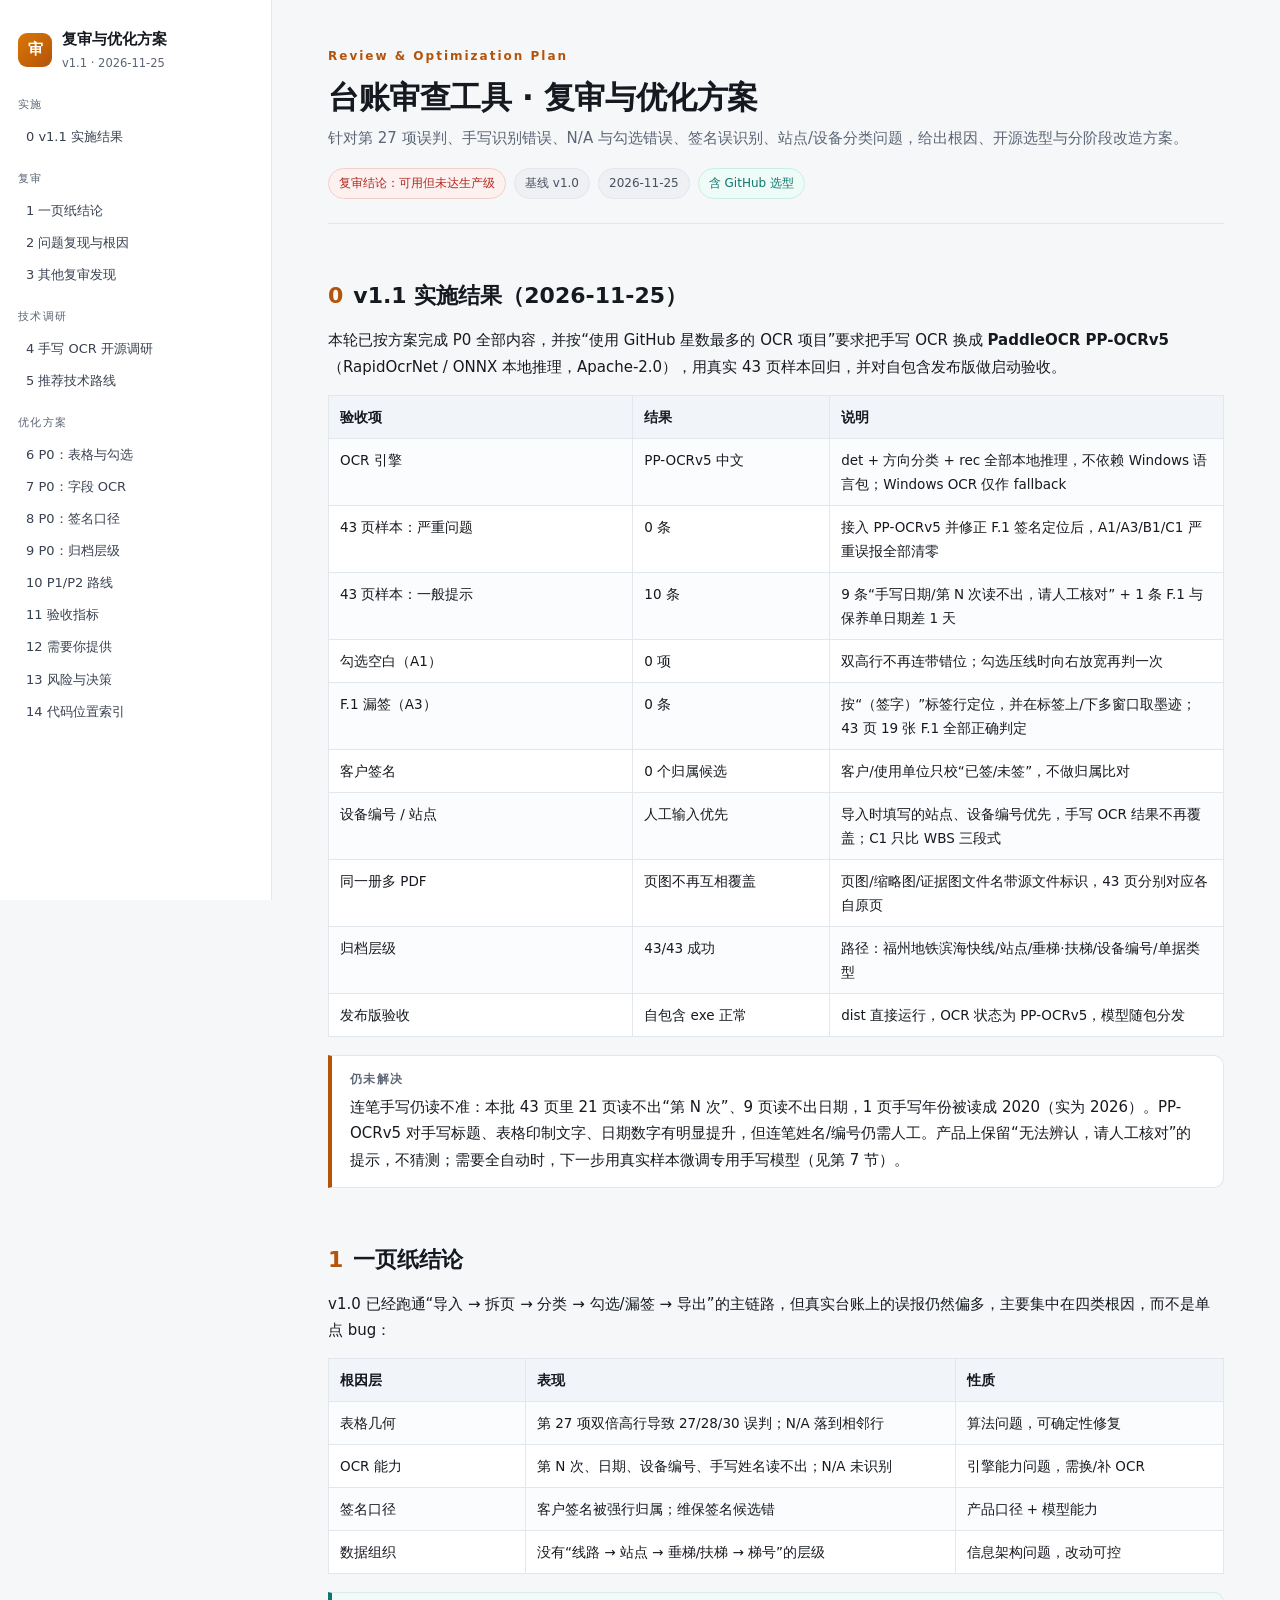
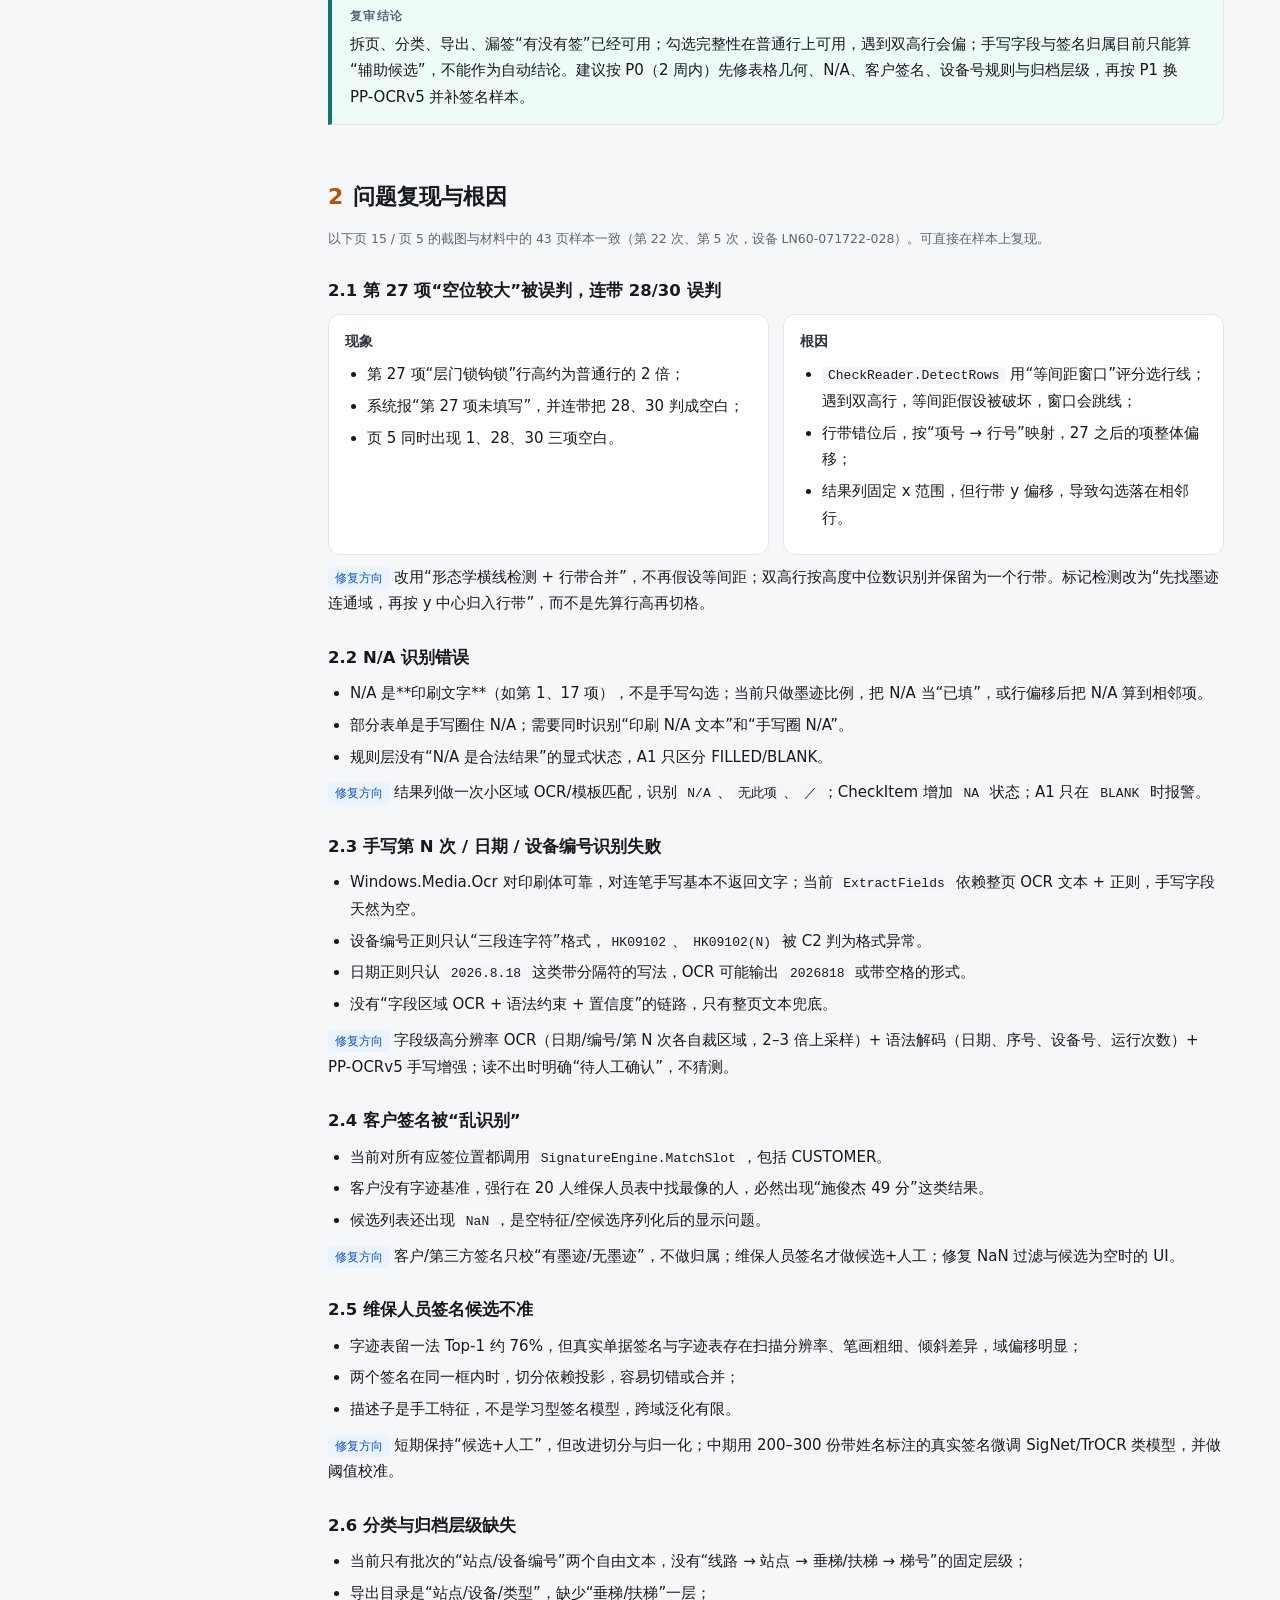
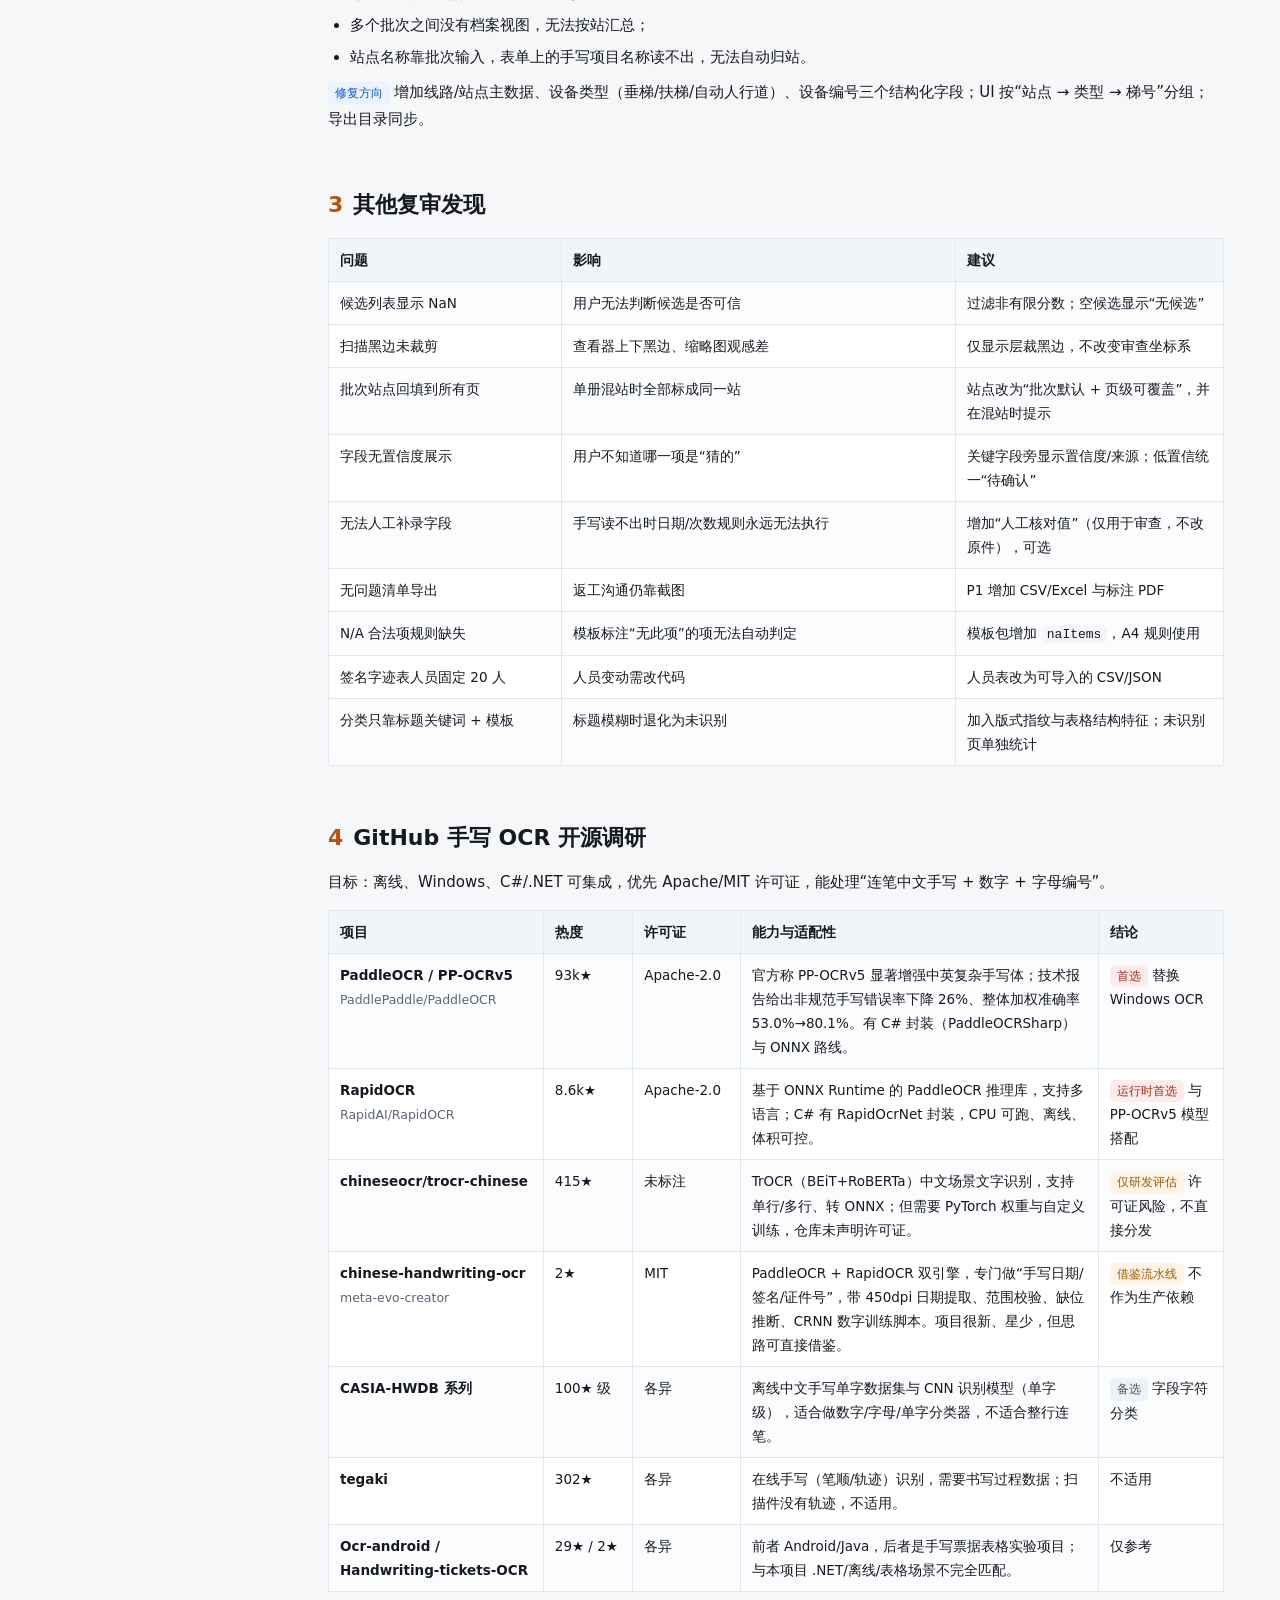
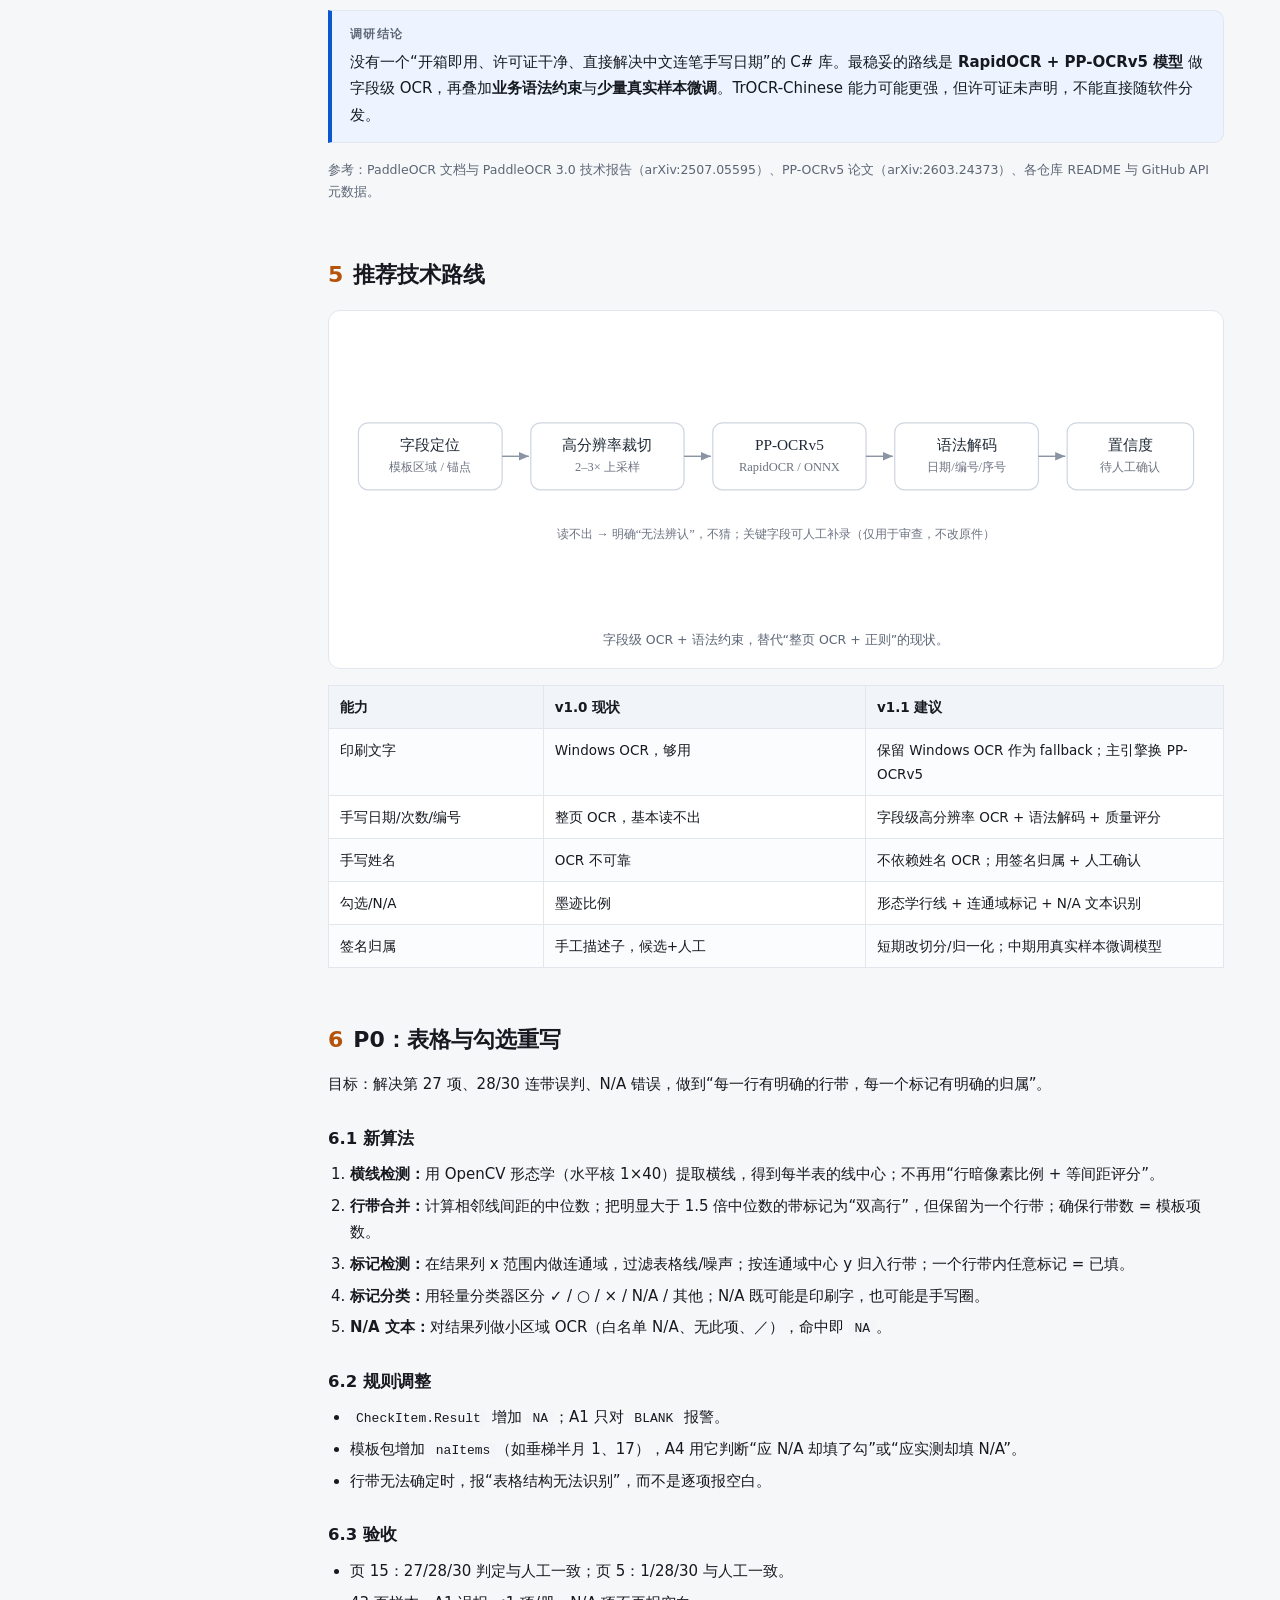
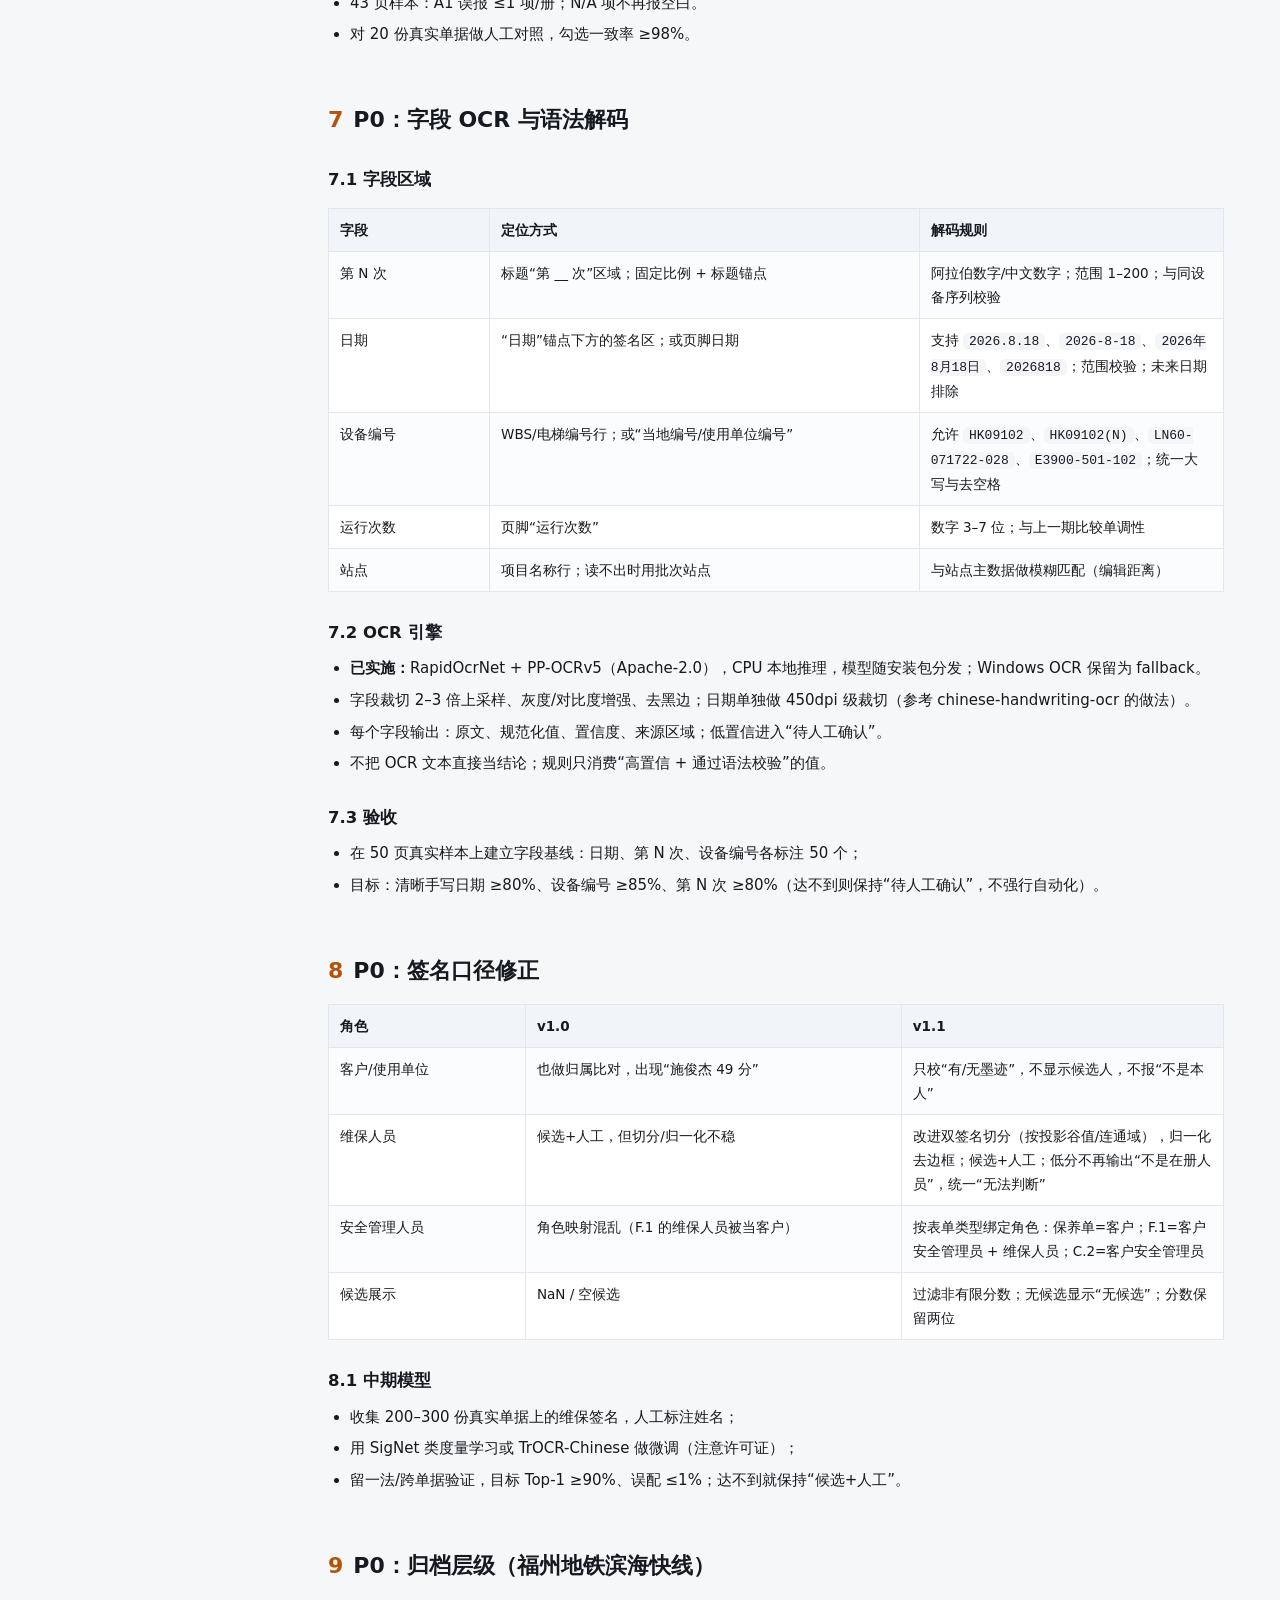
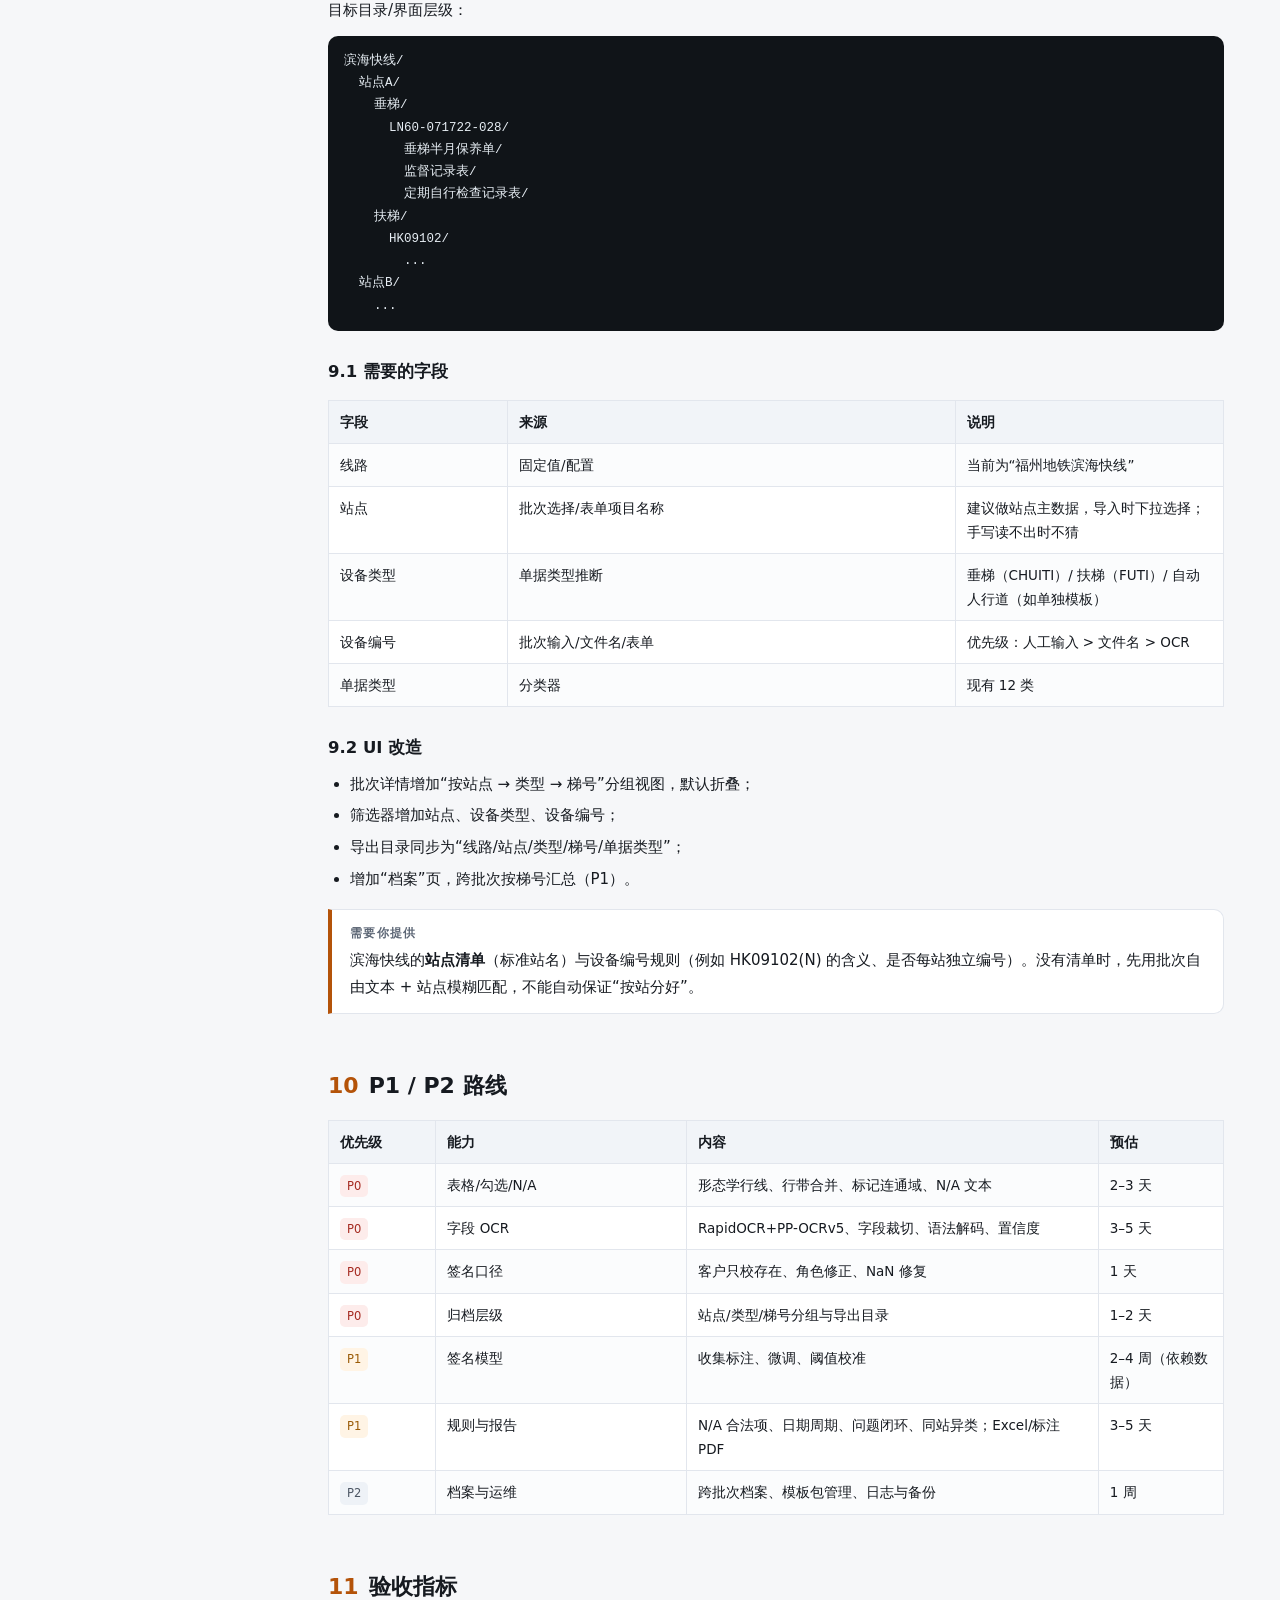
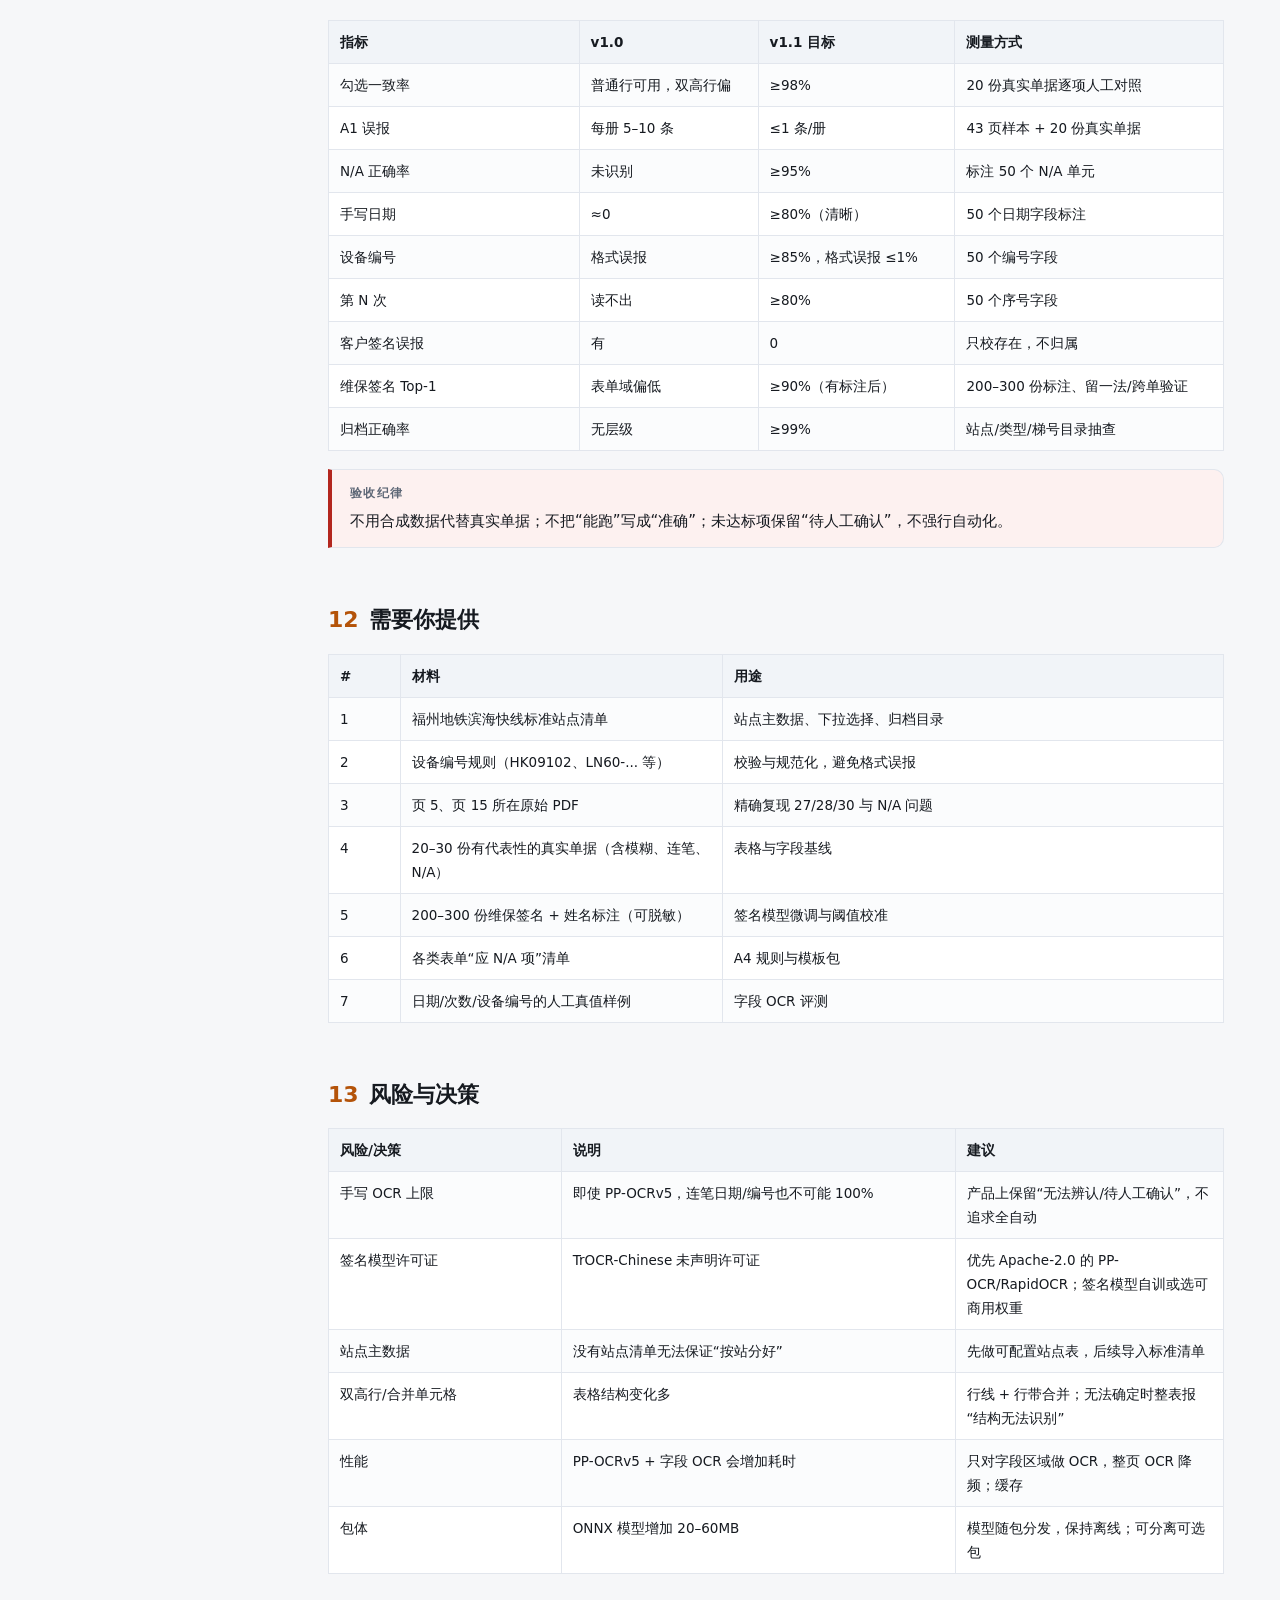
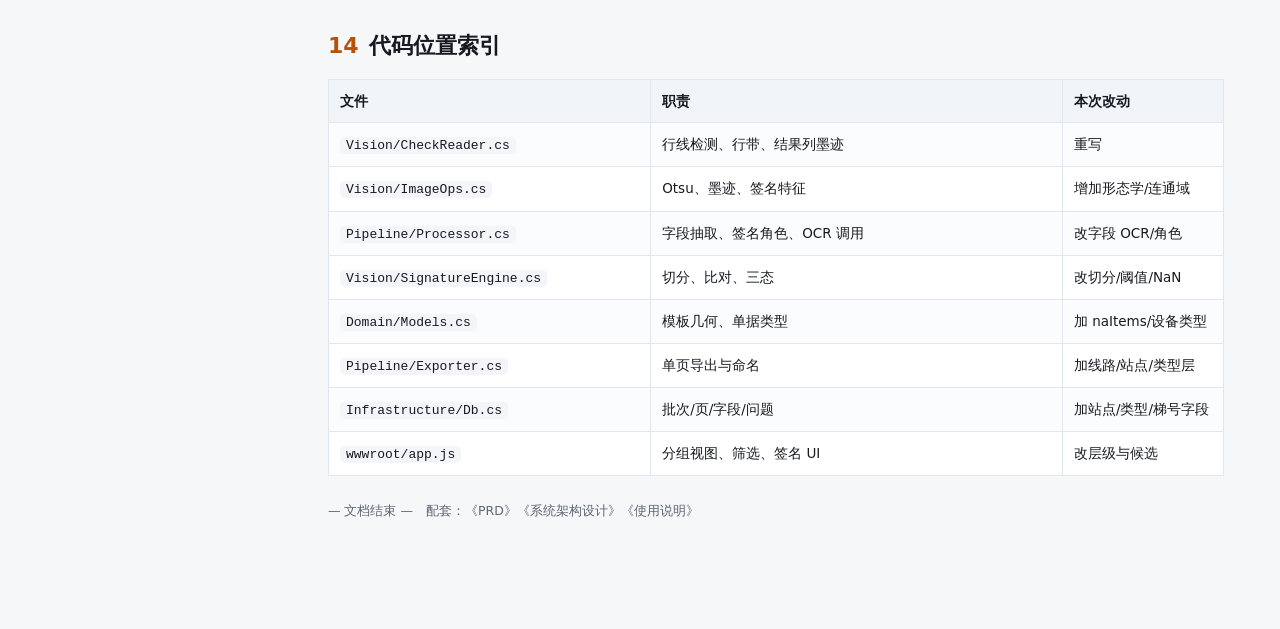
<file: docs/03-复审与优化方案-v1.1.html>
<!DOCTYPE html>
<html lang="zh-CN">
<head>
<meta charset="UTF-8">
<meta name="viewport" content="width=device-width, initial-scale=1.0">
<title>台账审查工具 · 复审与优化方案 v1.1</title>
<style>
  :root{--bg:#f6f7f9;--card:#fff;--ink:#161a20;--muted:#5c6675;--line:#e2e6ed;
    --brand:#b45309;--brand-soft:#fff7ed;--blue:#0b57d0;--blue-soft:#eef4ff;
    --ok:#0f766e;--ok-soft:#eefbf7;--red:#b3261e;--red-soft:#fdf1f0;--code:#f3f5f8;}
  *{box-sizing:border-box} html{scroll-behavior:smooth}
  body{margin:0;background:var(--bg);color:var(--ink);line-height:1.78;
    font-family:"Segoe UI","Microsoft YaHei","Noto Sans SC",system-ui,sans-serif;font-size:15px}
  .layout{display:grid;grid-template-columns:272px minmax(0,1fr)}
  aside{position:sticky;top:0;height:100vh;overflow:auto;background:#fff;border-right:1px solid var(--line);padding:26px 18px}
  .brand{display:flex;gap:10px;align-items:center}
  .mark{width:34px;height:34px;border-radius:9px;display:flex;align-items:center;justify-content:center;
    color:#fff;font-weight:700;background:linear-gradient(135deg,#d97706,#b45309)}
  .brand-name{font-weight:700;font-size:15px}.brand-sub{font-size:11.5px;color:var(--muted)}
  nav{margin-top:22px;font-size:13px}
  nav .g{color:var(--muted);font-size:11px;letter-spacing:1.4px;margin:16px 0 6px}
  nav a{display:block;color:#38414f;text-decoration:none;padding:4.5px 8px;border-radius:6px}
  nav a:hover{background:var(--brand-soft);color:var(--brand)}
  main{padding:46px 56px 110px;max-width:1040px}
  .head{border-bottom:1px solid var(--line);padding-bottom:24px}
  .eyebrow{font-size:12px;letter-spacing:2px;color:var(--brand);font-weight:700}
  h1{font-size:31px;line-height:1.35;margin:10px 0 6px;letter-spacing:-.4px}
  .sub{color:var(--muted);margin:0}
  .meta{display:flex;gap:8px;flex-wrap:wrap;margin-top:16px}
  .chip{font-size:12px;padding:4px 10px;border-radius:99px;background:#eef0f4;border:1px solid var(--line);color:#48505d}
  .chip.r{background:var(--red-soft);color:var(--red);border-color:#f3cfcb}
  .chip.g{background:var(--ok-soft);color:var(--ok);border-color:#c9efe4}
  h2{font-size:22px;margin:52px 0 12px}
  h2 .n{color:var(--brand);margin-right:10px}
  h3{font-size:16.5px;margin:26px 0 8px}
  h4{font-size:14px;margin:18px 0 6px;color:#2c3440}
  p{margin:9px 0} ul,ol{margin:8px 0;padding-left:22px} li{margin:5px 0}
  code{background:var(--code);padding:1px 6px;border-radius:5px;font-size:13px;font-family:Consolas,monospace}
  table{width:100%;border-collapse:collapse;margin:14px 0 18px;font-size:13.5px;background:#fff}
  th,td{border:1px solid var(--line);padding:9px 11px;vertical-align:top;text-align:left}
  th{background:#f1f4f8;font-weight:650}
  tr:nth-child(even) td{background:#fbfcfd}
  .callout{border-left:4px solid var(--brand);background:#fff;padding:13px 18px;border-radius:0 10px 10px 0;margin:16px 0;border-top:1px solid var(--line);border-right:1px solid var(--line);border-bottom:1px solid var(--line)}
  .callout.red{border-left-color:var(--red);background:var(--red-soft)}
  .callout.ok{border-left-color:var(--ok);background:var(--ok-soft)}
  .callout.blue{border-left-color:var(--blue);background:var(--blue-soft)}
  .callout .label{font-size:11.5px;letter-spacing:1.3px;font-weight:700;color:var(--muted);display:block;margin-bottom:4px}
  .tag{display:inline-block;font-size:11.5px;padding:1px 7px;border-radius:5px;background:#eef0f4;color:#4a5260;margin-right:4px}
  .tag.p0{background:#fdeceb;color:#a52a20}.tag.p1{background:#fff4e5;color:#9a5b06}.tag.p2{background:#eef2f7;color:#4b5563}
  .tag.fix{background:#eaf3ff;color:#0b57d0}
  .small{font-size:12.5px;color:var(--muted)}
  .tbd{color:var(--brand);font-weight:600}
  .grid2{display:grid;grid-template-columns:1fr 1fr;gap:14px}
  .box{background:#fff;border:1px solid var(--line);border-radius:12px;padding:14px 16px}
  .box h4{margin-top:0}
  .figure{background:#fff;border:1px solid var(--line);border-radius:12px;padding:16px;margin:16px 0}
  .figure figcaption{font-size:12.5px;color:var(--muted);text-align:center;margin-top:6px}
  @media(max-width:920px){.layout{display:block}aside{position:static;height:auto;border-right:0;border-bottom:1px solid var(--line)}main{padding:26px 18px 70px}.grid2{grid-template-columns:1fr}}
  @media print{body{background:#fff;font-size:11.5pt}aside{display:none}.layout{display:block}main{max-width:none;padding:0}h2{page-break-after:avoid}table,.callout,.box{page-break-inside:avoid}}
</style>
</head>
<body>
<div class="layout">
<aside>
  <div class="brand">
    <div class="mark">审</div>
    <div><div class="brand-name">复审与优化方案</div><div class="brand-sub">v1.1 · 2026-11-25</div></div>
  </div>
  <nav>
    <div class="g">实施</div>
    <a href="#s0">0 v1.1 实施结果</a>
    <div class="g">复审</div>
    <a href="#s1">1 一页纸结论</a>
    <a href="#s2">2 问题复现与根因</a>
    <a href="#s3">3 其他复审发现</a>
    <div class="g">技术调研</div>
    <a href="#s4">4 手写 OCR 开源调研</a>
    <a href="#s5">5 推荐技术路线</a>
    <div class="g">优化方案</div>
    <a href="#s6">6 P0：表格与勾选</a>
    <a href="#s7">7 P0：字段 OCR</a>
    <a href="#s8">8 P0：签名口径</a>
    <a href="#s9">9 P0：归档层级</a>
    <a href="#s10">10 P1/P2 路线</a>
    <a href="#s11">11 验收指标</a>
    <a href="#s12">12 需要你提供</a>
    <a href="#s13">13 风险与决策</a>
    <a href="#s14">14 代码位置索引</a>
  </nav>
</aside>

<main>
  <header class="head">
    <div class="eyebrow">Review &amp; Optimization Plan</div>
    <h1>台账审查工具 · 复审与优化方案</h1>
    <p class="sub">针对第 27 项误判、手写识别错误、N/A 与勾选错误、签名误识别、站点/设备分类问题，给出根因、开源选型与分阶段改造方案。</p>
    <div class="meta">
      <span class="chip r">复审结论：可用但未达生产级</span>
      <span class="chip">基线 v1.0</span>
      <span class="chip">2026-11-25</span>
      <span class="chip g">含 GitHub 选型</span>
    </div>
  </header>

  <section id="s0">
    <h2><span class="n">0</span>v1.1 实施结果（2026-11-25）</h2>
    <p>本轮已按方案完成 P0 全部内容，并按“使用 GitHub 星数最多的 OCR 项目”要求把手写 OCR 换成 <b>PaddleOCR PP-OCRv5</b>（RapidOcrNet / ONNX 本地推理，Apache-2.0），用真实 43 页样本回归，并对自包含发布版做启动验收。</p>
    <table>
      <tr><th style="width:34%">验收项</th><th style="width:22%">结果</th><th>说明</th></tr>
      <tr><td>OCR 引擎</td><td>PP-OCRv5 中文</td><td>det + 方向分类 + rec 全部本地推理，不依赖 Windows 语言包；Windows OCR 仅作 fallback</td></tr>
      <tr><td>43 页样本：严重问题</td><td>0 条</td><td>接入 PP-OCRv5 并修正 F.1 签名定位后，A1/A3/B1/C1 严重误报全部清零</td></tr>
      <tr><td>43 页样本：一般提示</td><td>10 条</td><td>9 条“手写日期/第 N 次读不出，请人工核对” + 1 条 F.1 与保养单日期差 1 天</td></tr>
      <tr><td>勾选空白（A1）</td><td>0 项</td><td>双高行不再连带错位；勾选压线时向右放宽再判一次</td></tr>
      <tr><td>F.1 漏签（A3）</td><td>0 条</td><td>按“（签字）”标签行定位，并在标签上/下多窗口取墨迹；43 页 19 张 F.1 全部正确判定</td></tr>
      <tr><td>客户签名</td><td>0 个归属候选</td><td>客户/使用单位只校“已签/未签”，不做归属比对</td></tr>
      <tr><td>设备编号 / 站点</td><td>人工输入优先</td><td>导入时填写的站点、设备编号优先，手写 OCR 结果不再覆盖；C1 只比 WBS 三段式</td></tr>
      <tr><td>同一册多 PDF</td><td>页图不再互相覆盖</td><td>页图/缩略图/证据图文件名带源文件标识，43 页分别对应各自原页</td></tr>
      <tr><td>归档层级</td><td>43/43 成功</td><td>路径：福州地铁滨海快线/站点/垂梯·扶梯/设备编号/单据类型</td></tr>
      <tr><td>发布版验收</td><td>自包含 exe 正常</td><td>dist 直接运行，OCR 状态为 PP-OCRv5，模型随包分发</td></tr>
    </table>
    <div class="callout">
      <span class="label">仍未解决</span>
      连笔手写仍读不准：本批 43 页里 21 页读不出“第 N 次”、9 页读不出日期，1 页手写年份被读成 2020（实为 2026）。PP-OCRv5 对手写标题、表格印制文字、日期数字有明显提升，但连笔姓名/编号仍需人工。产品上保留“无法辨认，请人工核对”的提示，不猜测；需要全自动时，下一步用真实样本微调专用手写模型（见第 7 节）。
    </div>
  </section>

  <section id="s1">
    <h2><span class="n">1</span>一页纸结论</h2>
    <p>v1.0 已经跑通“导入 → 拆页 → 分类 → 勾选/漏签 → 导出”的主链路，但真实台账上的误报仍然偏多，主要集中在四类根因，而不是单点 bug：</p>
    <table>
      <tr><th style="width:22%">根因层</th><th>表现</th><th style="width:30%">性质</th></tr>
      <tr><td>表格几何</td><td>第 27 项双倍高行导致 27/28/30 误判；N/A 落到相邻行</td><td>算法问题，可确定性修复</td></tr>
      <tr><td>OCR 能力</td><td>第 N 次、日期、设备编号、手写姓名读不出；N/A 未识别</td><td>引擎能力问题，需换/补 OCR</td></tr>
      <tr><td>签名口径</td><td>客户签名被强行归属；维保签名候选错</td><td>产品口径 + 模型能力</td></tr>
      <tr><td>数据组织</td><td>没有“线路 → 站点 → 垂梯/扶梯 → 梯号”的层级</td><td>信息架构问题，改动可控</td></tr>
    </table>
    <div class="callout ok">
      <span class="label">复审结论</span>
      拆页、分类、导出、漏签“有没有签”已经可用；勾选完整性在普通行上可用，遇到双高行会偏；手写字段与签名归属目前只能算“辅助候选”，不能作为自动结论。建议按 P0（2 周内）先修表格几何、N/A、客户签名、设备号规则与归档层级，再按 P1 换 PP-OCRv5 并补签名样本。
    </div>
  </section>

  <section id="s2">
    <h2><span class="n">2</span>问题复现与根因</h2>
    <p class="small">以下页 15 / 页 5 的截图与材料中的 43 页样本一致（第 22 次、第 5 次，设备 LN60-071722-028）。可直接在样本上复现。</p>

    <h3>2.1 第 27 项“空位较大”被误判，连带 28/30 误判</h3>
    <div class="grid2">
      <div class="box">
        <h4>现象</h4>
        <ul>
          <li>第 27 项“层门锁钩锁”行高约为普通行的 2 倍；</li>
          <li>系统报“第 27 项未填写”，并连带把 28、30 判成空白；</li>
          <li>页 5 同时出现 1、28、30 三项空白。</li>
        </ul>
      </div>
      <div class="box">
        <h4>根因</h4>
        <ul>
          <li><code>CheckReader.DetectRows</code> 用“等间距窗口”评分选行线；遇到双高行，等间距假设被破坏，窗口会跳线；</li>
          <li>行带错位后，按“项号 → 行号”映射，27 之后的项整体偏移；</li>
          <li>结果列固定 x 范围，但行带 y 偏移，导致勾选落在相邻行。</li>
        </ul>
      </div>
    </div>
    <p><span class="tag fix">修复方向</span>改用“形态学横线检测 + 行带合并”，不再假设等间距；双高行按高度中位数识别并保留为一个行带。标记检测改为“先找墨迹连通域，再按 y 中心归入行带”，而不是先算行高再切格。</p>

    <h3>2.2 N/A 识别错误</h3>
    <ul>
      <li>N/A 是**印刷文字**（如第 1、17 项），不是手写勾选；当前只做墨迹比例，把 N/A 当“已填”，或行偏移后把 N/A 算到相邻项。</li>
      <li>部分表单是手写圈住 N/A；需要同时识别“印刷 N/A 文本”和“手写圈 N/A”。</li>
      <li>规则层没有“N/A 是合法结果”的显式状态，A1 只区分 FILLED/BLANK。</li>
    </ul>
    <p><span class="tag fix">修复方向</span>结果列做一次小区域 OCR/模板匹配，识别 <code>N/A</code>、<code>无此项</code>、<code>／</code>；CheckItem 增加 <code>NA</code> 状态；A1 只在 <code>BLANK</code> 时报警。</p>

    <h3>2.3 手写第 N 次 / 日期 / 设备编号识别失败</h3>
    <ul>
      <li>Windows.Media.Ocr 对印刷体可靠，对连笔手写基本不返回文字；当前 <code>ExtractFields</code> 依赖整页 OCR 文本 + 正则，手写字段天然为空。</li>
      <li>设备编号正则只认“三段连字符”格式，<code>HK09102</code>、<code>HK09102(N)</code> 被 C2 判为格式异常。</li>
      <li>日期正则只认 <code>2026.8.18</code> 这类带分隔符的写法，OCR 可能输出 <code>2026818</code> 或带空格的形式。</li>
      <li>没有“字段区域 OCR + 语法约束 + 置信度”的链路，只有整页文本兜底。</li>
    </ul>
    <p><span class="tag fix">修复方向</span>字段级高分辨率 OCR（日期/编号/第 N 次各自裁区域，2–3 倍上采样）+ 语法解码（日期、序号、设备号、运行次数）+ PP-OCRv5 手写增强；读不出时明确“待人工确认”，不猜测。</p>

    <h3>2.4 客户签名被“乱识别”</h3>
    <ul>
      <li>当前对所有应签位置都调用 <code>SignatureEngine.MatchSlot</code>，包括 CUSTOMER。</li>
      <li>客户没有字迹基准，强行在 20 人维保人员表中找最像的人，必然出现“施俊杰 49 分”这类结果。</li>
      <li>候选列表还出现 <code>NaN</code>，是空特征/空候选序列化后的显示问题。</li>
    </ul>
    <p><span class="tag fix">修复方向</span>客户/第三方签名只校“有墨迹/无墨迹”，不做归属；维保人员签名才做候选+人工；修复 NaN 过滤与候选为空时的 UI。</p>

    <h3>2.5 维保人员签名候选不准</h3>
    <ul>
      <li>字迹表留一法 Top-1 约 76%，但真实单据签名与字迹表存在扫描分辨率、笔画粗细、倾斜差异，域偏移明显；</li>
      <li>两个签名在同一框内时，切分依赖投影，容易切错或合并；</li>
      <li>描述子是手工特征，不是学习型签名模型，跨域泛化有限。</li>
    </ul>
    <p><span class="tag fix">修复方向</span>短期保持“候选+人工”，但改进切分与归一化；中期用 200–300 份带姓名标注的真实签名微调 SigNet/TrOCR 类模型，并做阈值校准。</p>

    <h3>2.6 分类与归档层级缺失</h3>
    <ul>
      <li>当前只有批次的“站点/设备编号”两个自由文本，没有“线路 → 站点 → 垂梯/扶梯 → 梯号”的固定层级；</li>
      <li>导出目录是“站点/设备/类型”，缺少“垂梯/扶梯”一层；</li>
      <li>多个批次之间没有档案视图，无法按站汇总；</li>
      <li>站点名称靠批次输入，表单上的手写项目名称读不出，无法自动归站。</li>
    </ul>
    <p><span class="tag fix">修复方向</span>增加线路/站点主数据、设备类型（垂梯/扶梯/自动人行道）、设备编号三个结构化字段；UI 按“站点 → 类型 → 梯号”分组；导出目录同步。</p>
  </section>

  <section id="s3">
    <h2><span class="n">3</span>其他复审发现</h2>
    <table>
      <tr><th style="width:26%">问题</th><th>影响</th><th style="width:30%">建议</th></tr>
      <tr><td>候选列表显示 NaN</td><td>用户无法判断候选是否可信</td><td>过滤非有限分数；空候选显示“无候选”</td></tr>
      <tr><td>扫描黑边未裁剪</td><td>查看器上下黑边、缩略图观感差</td><td>仅显示层裁黑边，不改变审查坐标系</td></tr>
      <tr><td>批次站点回填到所有页</td><td>单册混站时全部标成同一站</td><td>站点改为“批次默认 + 页级可覆盖”，并在混站时提示</td></tr>
      <tr><td>字段无置信度展示</td><td>用户不知道哪一项是“猜的”</td><td>关键字段旁显示置信度/来源；低置信统一“待确认”</td></tr>
      <tr><td>无法人工补录字段</td><td>手写读不出时日期/次数规则永远无法执行</td><td>增加“人工核对值”（仅用于审查，不改原件），可选</td></tr>
      <tr><td>无问题清单导出</td><td>返工沟通仍靠截图</td><td>P1 增加 CSV/Excel 与标注 PDF</td></tr>
      <tr><td>N/A 合法项规则缺失</td><td>模板标注“无此项”的项无法自动判定</td><td>模板包增加 <code>naItems</code>，A4 规则使用</td></tr>
      <tr><td>签名字迹表人员固定 20 人</td><td>人员变动需改代码</td><td>人员表改为可导入的 CSV/JSON</td></tr>
      <tr><td>分类只靠标题关键词 + 模板</td><td>标题模糊时退化为未识别</td><td>加入版式指纹与表格结构特征；未识别页单独统计</td></tr>
    </table>
  </section>

  <section id="s4">
    <h2><span class="n">4</span>GitHub 手写 OCR 开源调研</h2>
    <p>目标：离线、Windows、C#/.NET 可集成，优先 Apache/MIT 许可证，能处理“连笔中文手写 + 数字 + 字母编号”。</p>
    <table>
      <tr><th style="width:24%">项目</th><th style="width:10%">热度</th><th style="width:12%">许可证</th><th>能力与适配性</th><th style="width:14%">结论</th></tr>
      <tr>
        <td><b>PaddleOCR / PP-OCRv5</b><br><span class="small">PaddlePaddle/PaddleOCR</span></td>
        <td>93k★</td><td>Apache-2.0</td>
        <td>官方称 PP-OCRv5 显著增强中英复杂手写体；技术报告给出非规范手写错误率下降 26%、整体加权准确率 53.0%→80.1%。有 C# 封装（PaddleOCRSharp）与 ONNX 路线。</td>
        <td><span class="tag p0">首选</span>替换 Windows OCR</td>
      </tr>
      <tr>
        <td><b>RapidOCR</b><br><span class="small">RapidAI/RapidOCR</span></td>
        <td>8.6k★</td><td>Apache-2.0</td>
        <td>基于 ONNX Runtime 的 PaddleOCR 推理库，支持多语言；C# 有 RapidOcrNet 封装，CPU 可跑、离线、体积可控。</td>
        <td><span class="tag p0">运行时首选</span>与 PP-OCRv5 模型搭配</td>
      </tr>
      <tr>
        <td><b>chineseocr/trocr-chinese</b></td>
        <td>415★</td><td>未标注</td>
        <td>TrOCR（BEiT+RoBERTa）中文场景文字识别，支持单行/多行、转 ONNX；但需要 PyTorch 权重与自定义训练，仓库未声明许可证。</td>
        <td><span class="tag p1">仅研发评估</span>许可证风险，不直接分发</td>
      </tr>
      <tr>
        <td><b>chinese-handwriting-ocr</b><br><span class="small">meta-evo-creator</span></td>
        <td>2★</td><td>MIT</td>
        <td>PaddleOCR + RapidOCR 双引擎，专门做“手写日期/签名/证件号”，带 450dpi 日期提取、范围校验、缺位推断、CRNN 数字训练脚本。项目很新、星少，但思路可直接借鉴。</td>
        <td><span class="tag p1">借鉴流水线</span>不作为生产依赖</td>
      </tr>
      <tr>
        <td><b>CASIA-HWDB 系列</b></td>
        <td>100★ 级</td><td>各异</td>
        <td>离线中文手写单字数据集与 CNN 识别模型（单字级），适合做数字/字母/单字分类器，不适合整行连笔。</td>
        <td><span class="tag p2">备选</span>字段字符分类</td>
      </tr>
      <tr>
        <td><b>tegaki</b></td>
        <td>302★</td><td>各异</td>
        <td>在线手写（笔顺/轨迹）识别，需要书写过程数据；扫描件没有轨迹，不适用。</td>
        <td>不适用</td>
      </tr>
      <tr>
        <td><b>Ocr-android / Handwriting-tickets-OCR</b></td>
        <td>29★ / 2★</td><td>各异</td>
        <td>前者 Android/Java，后者是手写票据表格实验项目；与本项目 .NET/离线/表格场景不完全匹配。</td>
        <td>仅参考</td>
      </tr>
    </table>
    <div class="callout blue">
      <span class="label">调研结论</span>
      没有一个“开箱即用、许可证干净、直接解决中文连笔手写日期”的 C# 库。最稳妥的路线是 <b>RapidOCR + PP-OCRv5 模型</b> 做字段级 OCR，再叠加<b>业务语法约束</b>与<b>少量真实样本微调</b>。TrOCR-Chinese 能力可能更强，但许可证未声明，不能直接随软件分发。
    </div>
    <p class="small">参考：PaddleOCR 文档与 PaddleOCR 3.0 技术报告（arXiv:2507.05595）、PP-OCRv5 论文（arXiv:2603.24373）、各仓库 README 与 GitHub API 元数据。</p>
  </section>

  <section id="s5">
    <h2><span class="n">5</span>推荐技术路线</h2>
    <div class="figure">
      <svg viewBox="0 0 900 300" width="100%" role="img" aria-label="字段识别流水线">
        <defs><marker id="ar" markerWidth="9" markerHeight="9" refX="7" refY="3" orient="auto"><path d="M0,0 L0,6 L7,3 z" fill="#8a94a3"/></marker>
          <style>.b{fill:#fff;stroke:#cfd6e0;stroke-width:1.3}.t{font:16px "Microsoft YaHei";fill:#1f2937}.s{font:13px "Microsoft YaHei";fill:#6b7280}.l{stroke:#8a94a3;stroke-width:1.5;fill:none;marker-end:url(#ar)}</style>
        </defs>
        <rect class="b" x="14" y="100" width="150" height="70" rx="10"/><text class="t" x="89" y="128" text-anchor="middle">字段定位</text><text class="s" x="89" y="150" text-anchor="middle">模板区域 / 锚点</text>
        <rect class="b" x="194" y="100" width="160" height="70" rx="10"/><text class="t" x="274" y="128" text-anchor="middle">高分辨率裁切</text><text class="s" x="274" y="150" text-anchor="middle">2–3× 上采样</text>
        <rect class="b" x="384" y="100" width="160" height="70" rx="10"/><text class="t" x="464" y="128" text-anchor="middle">PP-OCRv5</text><text class="s" x="464" y="150" text-anchor="middle">RapidOCR / ONNX</text>
        <rect class="b" x="574" y="100" width="150" height="70" rx="10"/><text class="t" x="649" y="128" text-anchor="middle">语法解码</text><text class="s" x="649" y="150" text-anchor="middle">日期/编号/序号</text>
        <rect class="b" x="754" y="100" width="132" height="70" rx="10"/><text class="t" x="820" y="128" text-anchor="middle">置信度</text><text class="s" x="820" y="150" text-anchor="middle">待人工确认</text>
        <path class="l" d="M164,135 L192,135"/><path class="l" d="M354,135 L382,135"/><path class="l" d="M544,135 L572,135"/><path class="l" d="M724,135 L752,135"/>
        <text class="s" x="450" y="220" text-anchor="middle">读不出 → 明确“无法辨认”，不猜；关键字段可人工补录（仅用于审查，不改原件）</text>
      </svg>
      <figcaption>字段级 OCR + 语法约束，替代“整页 OCR + 正则”的现状。</figcaption>
    </div>
    <table>
      <tr><th style="width:24%">能力</th><th>v1.0 现状</th><th style="width:40%">v1.1 建议</th></tr>
      <tr><td>印刷文字</td><td>Windows OCR，够用</td><td>保留 Windows OCR 作为 fallback；主引擎换 PP-OCRv5</td></tr>
      <tr><td>手写日期/次数/编号</td><td>整页 OCR，基本读不出</td><td>字段级高分辨率 OCR + 语法解码 + 质量评分</td></tr>
      <tr><td>手写姓名</td><td>OCR 不可靠</td><td>不依赖姓名 OCR；用签名归属 + 人工确认</td></tr>
      <tr><td>勾选/N/A</td><td>墨迹比例</td><td>形态学行线 + 连通域标记 + N/A 文本识别</td></tr>
      <tr><td>签名归属</td><td>手工描述子，候选+人工</td><td>短期改切分/归一化；中期用真实样本微调模型</td></tr>
    </table>
  </section>

  <section id="s6">
    <h2><span class="n">6</span>P0：表格与勾选重写</h2>
    <p>目标：解决第 27 项、28/30 连带误判、N/A 错误，做到“每一行有明确的行带，每一个标记有明确的归属”。</p>
    <h3>6.1 新算法</h3>
    <ol>
      <li><b>横线检测：</b>用 OpenCV 形态学（水平核 1×40）提取横线，得到每半表的线中心；不再用“行暗像素比例 + 等间距评分”。</li>
      <li><b>行带合并：</b>计算相邻线间距的中位数；把明显大于 1.5 倍中位数的带标记为“双高行”，但保留为一个行带；确保行带数 = 模板项数。</li>
      <li><b>标记检测：</b>在结果列 x 范围内做连通域，过滤表格线/噪声；按连通域中心 y 归入行带；一个行带内任意标记 = 已填。</li>
      <li><b>标记分类：</b>用轻量分类器区分 ✓ / ○ / × / N/A / 其他；N/A 既可能是印刷字，也可能是手写圈。</li>
      <li><b>N/A 文本：</b>对结果列做小区域 OCR（白名单 N/A、无此项、／），命中即 <code>NA</code>。</li>
    </ol>
    <h3>6.2 规则调整</h3>
    <ul>
      <li><code>CheckItem.Result</code> 增加 <code>NA</code>；A1 只对 <code>BLANK</code> 报警。</li>
      <li>模板包增加 <code>naItems</code>（如垂梯半月 1、17），A4 用它判断“应 N/A 却填了勾”或“应实测却填 N/A”。</li>
      <li>行带无法确定时，报“表格结构无法识别”，而不是逐项报空白。</li>
    </ul>
    <h3>6.3 验收</h3>
    <ul>
      <li>页 15：27/28/30 判定与人工一致；页 5：1/28/30 与人工一致。</li>
      <li>43 页样本：A1 误报 ≤1 项/册；N/A 项不再报空白。</li>
      <li>对 20 份真实单据做人工对照，勾选一致率 ≥98%。</li>
    </ul>
  </section>

  <section id="s7">
    <h2><span class="n">7</span>P0：字段 OCR 与语法解码</h2>
    <h3>7.1 字段区域</h3>
    <table>
      <tr><th style="width:18%">字段</th><th>定位方式</th><th style="width:34%">解码规则</th></tr>
      <tr><td>第 N 次</td><td>标题“第 __ 次”区域；固定比例 + 标题锚点</td><td>阿拉伯数字/中文数字；范围 1–200；与同设备序列校验</td></tr>
      <tr><td>日期</td><td>“日期”锚点下方的签名区；或页脚日期</td><td>支持 <code>2026.8.18</code>、<code>2026-8-18</code>、<code>2026年8月18日</code>、<code>2026818</code>；范围校验；未来日期排除</td></tr>
      <tr><td>设备编号</td><td>WBS/电梯编号行；或“当地编号/使用单位编号”</td><td>允许 <code>HK09102</code>、<code>HK09102(N)</code>、<code>LN60-071722-028</code>、<code>E3900-501-102</code>；统一大写与去空格</td></tr>
      <tr><td>运行次数</td><td>页脚“运行次数”</td><td>数字 3–7 位；与上一期比较单调性</td></tr>
      <tr><td>站点</td><td>项目名称行；读不出时用批次站点</td><td>与站点主数据做模糊匹配（编辑距离）</td></tr>
    </table>
    <h3>7.2 OCR 引擎</h3>
    <ul>
      <li><b>已实施：</b>RapidOcrNet + PP-OCRv5（Apache-2.0），CPU 本地推理，模型随安装包分发；Windows OCR 保留为 fallback。</li>
      <li>字段裁切 2–3 倍上采样、灰度/对比度增强、去黑边；日期单独做 450dpi 级裁切（参考 chinese-handwriting-ocr 的做法）。</li>
      <li>每个字段输出：原文、规范化值、置信度、来源区域；低置信进入“待人工确认”。</li>
      <li>不把 OCR 文本直接当结论；规则只消费“高置信 + 通过语法校验”的值。</li>
    </ul>
    <h3>7.3 验收</h3>
    <ul>
      <li>在 50 页真实样本上建立字段基线：日期、第 N 次、设备编号各标注 50 个；</li>
      <li>目标：清晰手写日期 ≥80%、设备编号 ≥85%、第 N 次 ≥80%（达不到则保持“待人工确认”，不强行自动化）。</li>
    </ul>
  </section>

  <section id="s8">
    <h2><span class="n">8</span>P0：签名口径修正</h2>
    <table>
      <tr><th style="width:22%">角色</th><th>v1.0</th><th style="width:36%">v1.1</th></tr>
      <tr><td>客户/使用单位</td><td>也做归属比对，出现“施俊杰 49 分”</td><td>只校“有/无墨迹”，不显示候选人，不报“不是本人”</td></tr>
      <tr><td>维保人员</td><td>候选+人工，但切分/归一化不稳</td><td>改进双签名切分（按投影谷值/连通域），归一化去边框；候选+人工；低分不再输出“不是在册人员”，统一“无法判断”</td></tr>
      <tr><td>安全管理人员</td><td>角色映射混乱（F.1 的维保人员被当客户）</td><td>按表单类型绑定角色：保养单=客户；F.1=客户安全管理员 + 维保人员；C.2=客户安全管理员</td></tr>
      <tr><td>候选展示</td><td>NaN / 空候选</td><td>过滤非有限分数；无候选显示“无候选”；分数保留两位</td></tr>
    </table>
    <h3>8.1 中期模型</h3>
    <ul>
      <li>收集 200–300 份真实单据上的维保签名，人工标注姓名；</li>
      <li>用 SigNet 类度量学习或 TrOCR-Chinese 做微调（注意许可证）；</li>
      <li>留一法/跨单据验证，目标 Top-1 ≥90%、误配 ≤1%；达不到就保持“候选+人工”。</li>
    </ul>
  </section>

  <section id="s9">
    <h2><span class="n">9</span>P0：归档层级（福州地铁滨海快线）</h2>
    <p>目标目录/界面层级：</p>
    <pre style="background:#101418;color:#e6edf3;padding:14px 16px;border-radius:10px;overflow:auto;font-size:12.5px;">滨海快线/
  站点A/
    垂梯/
      LN60-071722-028/
        垂梯半月保养单/
        监督记录表/
        定期自行检查记录表/
    扶梯/
      HK09102/
        ...
  站点B/
    ...</pre>
    <h3>9.1 需要的字段</h3>
    <table>
      <tr><th style="width:20%">字段</th><th>来源</th><th style="width:30%">说明</th></tr>
      <tr><td>线路</td><td>固定值/配置</td><td>当前为“福州地铁滨海快线”</td></tr>
      <tr><td>站点</td><td>批次选择/表单项目名称</td><td>建议做站点主数据，导入时下拉选择；手写读不出时不猜</td></tr>
      <tr><td>设备类型</td><td>单据类型推断</td><td>垂梯（CHUITI）/ 扶梯（FUTI）/ 自动人行道（如单独模板）</td></tr>
      <tr><td>设备编号</td><td>批次输入/文件名/表单</td><td>优先级：人工输入 &gt; 文件名 &gt; OCR</td></tr>
      <tr><td>单据类型</td><td>分类器</td><td>现有 12 类</td></tr>
    </table>
    <h3>9.2 UI 改造</h3>
    <ul>
      <li>批次详情增加“按站点 → 类型 → 梯号”分组视图，默认折叠；</li>
      <li>筛选器增加站点、设备类型、设备编号；</li>
      <li>导出目录同步为“线路/站点/类型/梯号/单据类型”；</li>
      <li>增加“档案”页，跨批次按梯号汇总（P1）。</li>
    </ul>
    <div class="callout">
      <span class="label">需要你提供</span>
      滨海快线的<b>站点清单</b>（标准站名）与设备编号规则（例如 HK09102(N) 的含义、是否每站独立编号）。没有清单时，先用批次自由文本 + 站点模糊匹配，不能自动保证“按站分好”。
    </div>
  </section>

  <section id="s10">
    <h2><span class="n">10</span>P1 / P2 路线</h2>
    <table>
      <tr><th style="width:12%">优先级</th><th style="width:28%">能力</th><th>内容</th><th style="width:14%">预估</th></tr>
      <tr><td><span class="tag p0">P0</span></td><td>表格/勾选/N/A</td><td>形态学行线、行带合并、标记连通域、N/A 文本</td><td>2–3 天</td></tr>
      <tr><td><span class="tag p0">P0</span></td><td>字段 OCR</td><td>RapidOCR+PP-OCRv5、字段裁切、语法解码、置信度</td><td>3–5 天</td></tr>
      <tr><td><span class="tag p0">P0</span></td><td>签名口径</td><td>客户只校存在、角色修正、NaN 修复</td><td>1 天</td></tr>
      <tr><td><span class="tag p0">P0</span></td><td>归档层级</td><td>站点/类型/梯号分组与导出目录</td><td>1–2 天</td></tr>
      <tr><td><span class="tag p1">P1</span></td><td>签名模型</td><td>收集标注、微调、阈值校准</td><td>2–4 周（依赖数据）</td></tr>
      <tr><td><span class="tag p1">P1</span></td><td>规则与报告</td><td>N/A 合法项、日期周期、问题闭环、同站异类；Excel/标注 PDF</td><td>3–5 天</td></tr>
      <tr><td><span class="tag p2">P2</span></td><td>档案与运维</td><td>跨批次档案、模板包管理、日志与备份</td><td>1 周</td></tr>
    </table>
  </section>

  <section id="s11">
    <h2><span class="n">11</span>验收指标</h2>
    <table>
      <tr><th style="width:28%">指标</th><th style="width:20%">v1.0</th><th style="width:22%">v1.1 目标</th><th>测量方式</th></tr>
      <tr><td>勾选一致率</td><td>普通行可用，双高行偏</td><td>≥98%</td><td>20 份真实单据逐项人工对照</td></tr>
      <tr><td>A1 误报</td><td>每册 5–10 条</td><td>≤1 条/册</td><td>43 页样本 + 20 份真实单据</td></tr>
      <tr><td>N/A 正确率</td><td>未识别</td><td>≥95%</td><td>标注 50 个 N/A 单元</td></tr>
      <tr><td>手写日期</td><td>≈0</td><td>≥80%（清晰）</td><td>50 个日期字段标注</td></tr>
      <tr><td>设备编号</td><td>格式误报</td><td>≥85%，格式误报 ≤1%</td><td>50 个编号字段</td></tr>
      <tr><td>第 N 次</td><td>读不出</td><td>≥80%</td><td>50 个序号字段</td></tr>
      <tr><td>客户签名误报</td><td>有</td><td>0</td><td>只校存在，不归属</td></tr>
      <tr><td>维保签名 Top-1</td><td>表单域偏低</td><td>≥90%（有标注后）</td><td>200–300 份标注、留一法/跨单验证</td></tr>
      <tr><td>归档正确率</td><td>无层级</td><td>≥99%</td><td>站点/类型/梯号目录抽查</td></tr>
    </table>
    <div class="callout red">
      <span class="label">验收纪律</span>
      不用合成数据代替真实单据；不把“能跑”写成“准确”；未达标项保留“待人工确认”，不强行自动化。
    </div>
  </section>

  <section id="s12">
    <h2><span class="n">12</span>需要你提供</h2>
    <table>
      <tr><th style="width:8%">#</th><th style="width:36%">材料</th><th>用途</th></tr>
      <tr><td>1</td><td>福州地铁滨海快线标准站点清单</td><td>站点主数据、下拉选择、归档目录</td></tr>
      <tr><td>2</td><td>设备编号规则（HK09102、LN60-... 等）</td><td>校验与规范化，避免格式误报</td></tr>
      <tr><td>3</td><td>页 5、页 15 所在原始 PDF</td><td>精确复现 27/28/30 与 N/A 问题</td></tr>
      <tr><td>4</td><td>20–30 份有代表性的真实单据（含模糊、连笔、N/A）</td><td>表格与字段基线</td></tr>
      <tr><td>5</td><td>200–300 份维保签名 + 姓名标注（可脱敏）</td><td>签名模型微调与阈值校准</td></tr>
      <tr><td>6</td><td>各类表单“应 N/A 项”清单</td><td>A4 规则与模板包</td></tr>
      <tr><td>7</td><td>日期/次数/设备编号的人工真值样例</td><td>字段 OCR 评测</td></tr>
    </table>
  </section>

  <section id="s13">
    <h2><span class="n">13</span>风险与决策</h2>
    <table>
      <tr><th style="width:26%">风险/决策</th><th>说明</th><th style="width:30%">建议</th></tr>
      <tr><td>手写 OCR 上限</td><td>即使 PP-OCRv5，连笔日期/编号也不可能 100%</td><td>产品上保留“无法辨认/待人工确认”，不追求全自动</td></tr>
      <tr><td>签名模型许可证</td><td>TrOCR-Chinese 未声明许可证</td><td>优先 Apache-2.0 的 PP-OCR/RapidOCR；签名模型自训或选可商用权重</td></tr>
      <tr><td>站点主数据</td><td>没有站点清单无法保证“按站分好”</td><td>先做可配置站点表，后续导入标准清单</td></tr>
      <tr><td>双高行/合并单元格</td><td>表格结构变化多</td><td>行线 + 行带合并；无法确定时整表报“结构无法识别”</td></tr>
      <tr><td>性能</td><td>PP-OCRv5 + 字段 OCR 会增加耗时</td><td>只对字段区域做 OCR，整页 OCR 降频；缓存</td></tr>
      <tr><td>包体</td><td>ONNX 模型增加 20–60MB</td><td>模型随包分发，保持离线；可分离可选包</td></tr>
    </table>
  </section>

  <section id="s14">
    <h2><span class="n">14</span>代码位置索引</h2>
    <table>
      <tr><th style="width:36%">文件</th><th>职责</th><th style="width:18%">本次改动</th></tr>
      <tr><td><code>Vision/CheckReader.cs</code></td><td>行线检测、行带、结果列墨迹</td><td>重写</td></tr>
      <tr><td><code>Vision/ImageOps.cs</code></td><td>Otsu、墨迹、签名特征</td><td>增加形态学/连通域</td></tr>
      <tr><td><code>Pipeline/Processor.cs</code></td><td>字段抽取、签名角色、OCR 调用</td><td>改字段 OCR/角色</td></tr>
      <tr><td><code>Vision/SignatureEngine.cs</code></td><td>切分、比对、三态</td><td>改切分/阈值/NaN</td></tr>
      <tr><td><code>Domain/Models.cs</code></td><td>模板几何、单据类型</td><td>加 naItems/设备类型</td></tr>
      <tr><td><code>Pipeline/Exporter.cs</code></td><td>单页导出与命名</td><td>加线路/站点/类型层</td></tr>
      <tr><td><code>Infrastructure/Db.cs</code></td><td>批次/页/字段/问题</td><td>加站点/类型/梯号字段</td></tr>
      <tr><td><code>wwwroot/app.js</code></td><td>分组视图、筛选、签名 UI</td><td>改层级与候选</td></tr>
    </table>
    <p class="small" style="margin-top:24px;">— 文档结束 —　配套：《PRD》《系统架构设计》《使用说明》</p>
  </section>
</main>
</div>
</body>
</html>
</file>
